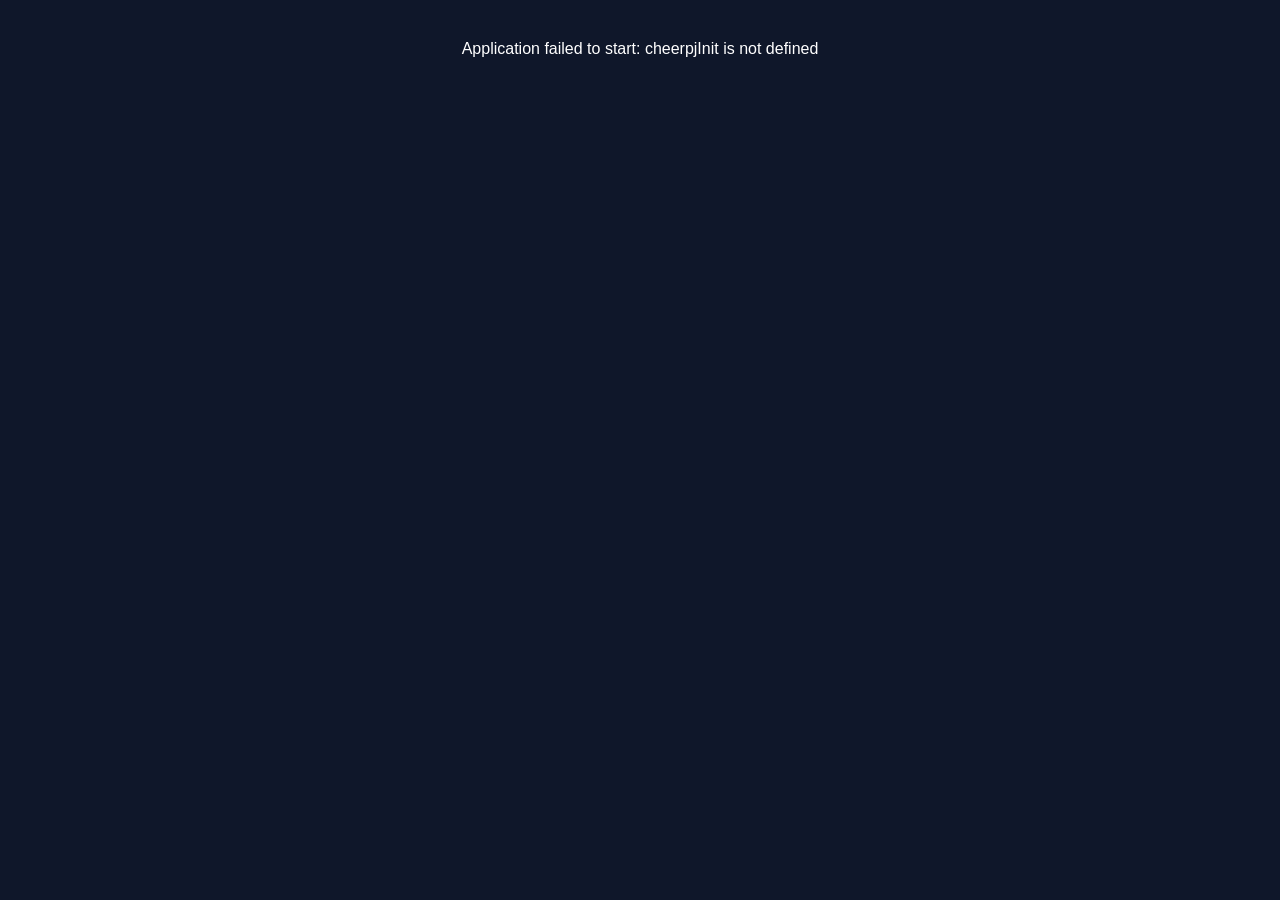
<file: index.html>
<!DOCTYPE html>
<html lang="en">
<head>
  <meta charset="UTF-8">
  <meta name="viewport" content="width=device-width, initial-scale=1.0">

  <title>UGICT22J301 - Java Study Companion</title>

  <script src="https://cjrtnc.leaningtech.com/5.0/loader.js"></script>

  <style>
    html, body {
      margin: 0;
      padding: 0;
      width: 100%;
      height: 100%;
      background: #0f172a;
      overflow: auto;
    }

    #status {
      color: white;
      font-family: Arial, sans-serif;
      text-align: center;
      padding: 40px 15px;
    }
  </style>
</head>

<body>

  <div id="status">
    Loading UGICT22J301 Study Companion...
  </div>

  <script type="module">

    const status = document.getElementById("status");

    try {

      status.textContent = "Initializing Java runtime...";

      await cheerpjInit();

      status.textContent = "Starting Study Companion...";

      cheerpjCreateDisplay(-1, -1);

      const repoPath = window.location.pathname.replace(/\/$/, "");

      const jarPath = "/app" + repoPath + "/JavaCourseCompanion.jar";

      console.log("Loading JAR:", jarPath);

      status.style.display = "none";

      await cheerpjRunJar(jarPath);

    } catch (error) {

      status.style.display = "block";

      status.textContent =
        "Application failed to start: " + error.message;

      console.error("Study Companion Error:", error);

    }

  </script>

</body>
</html>
</file>
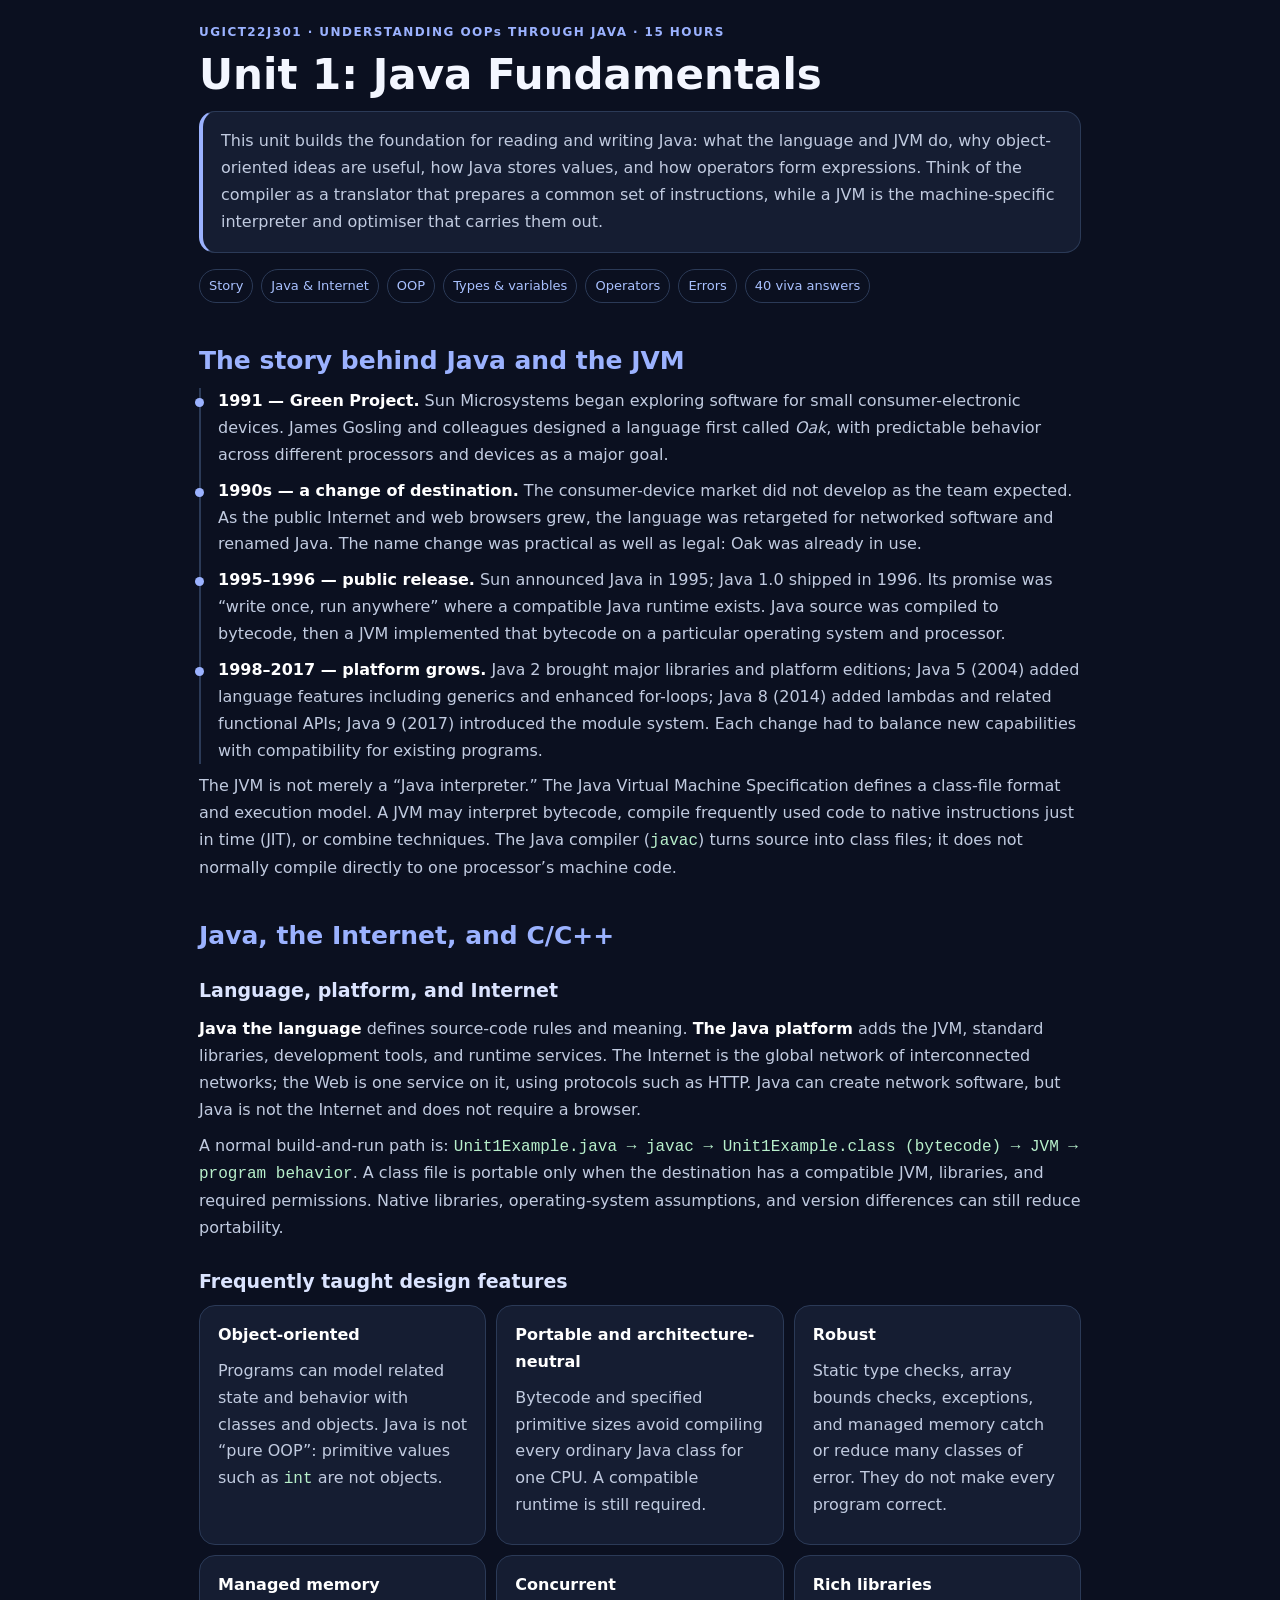
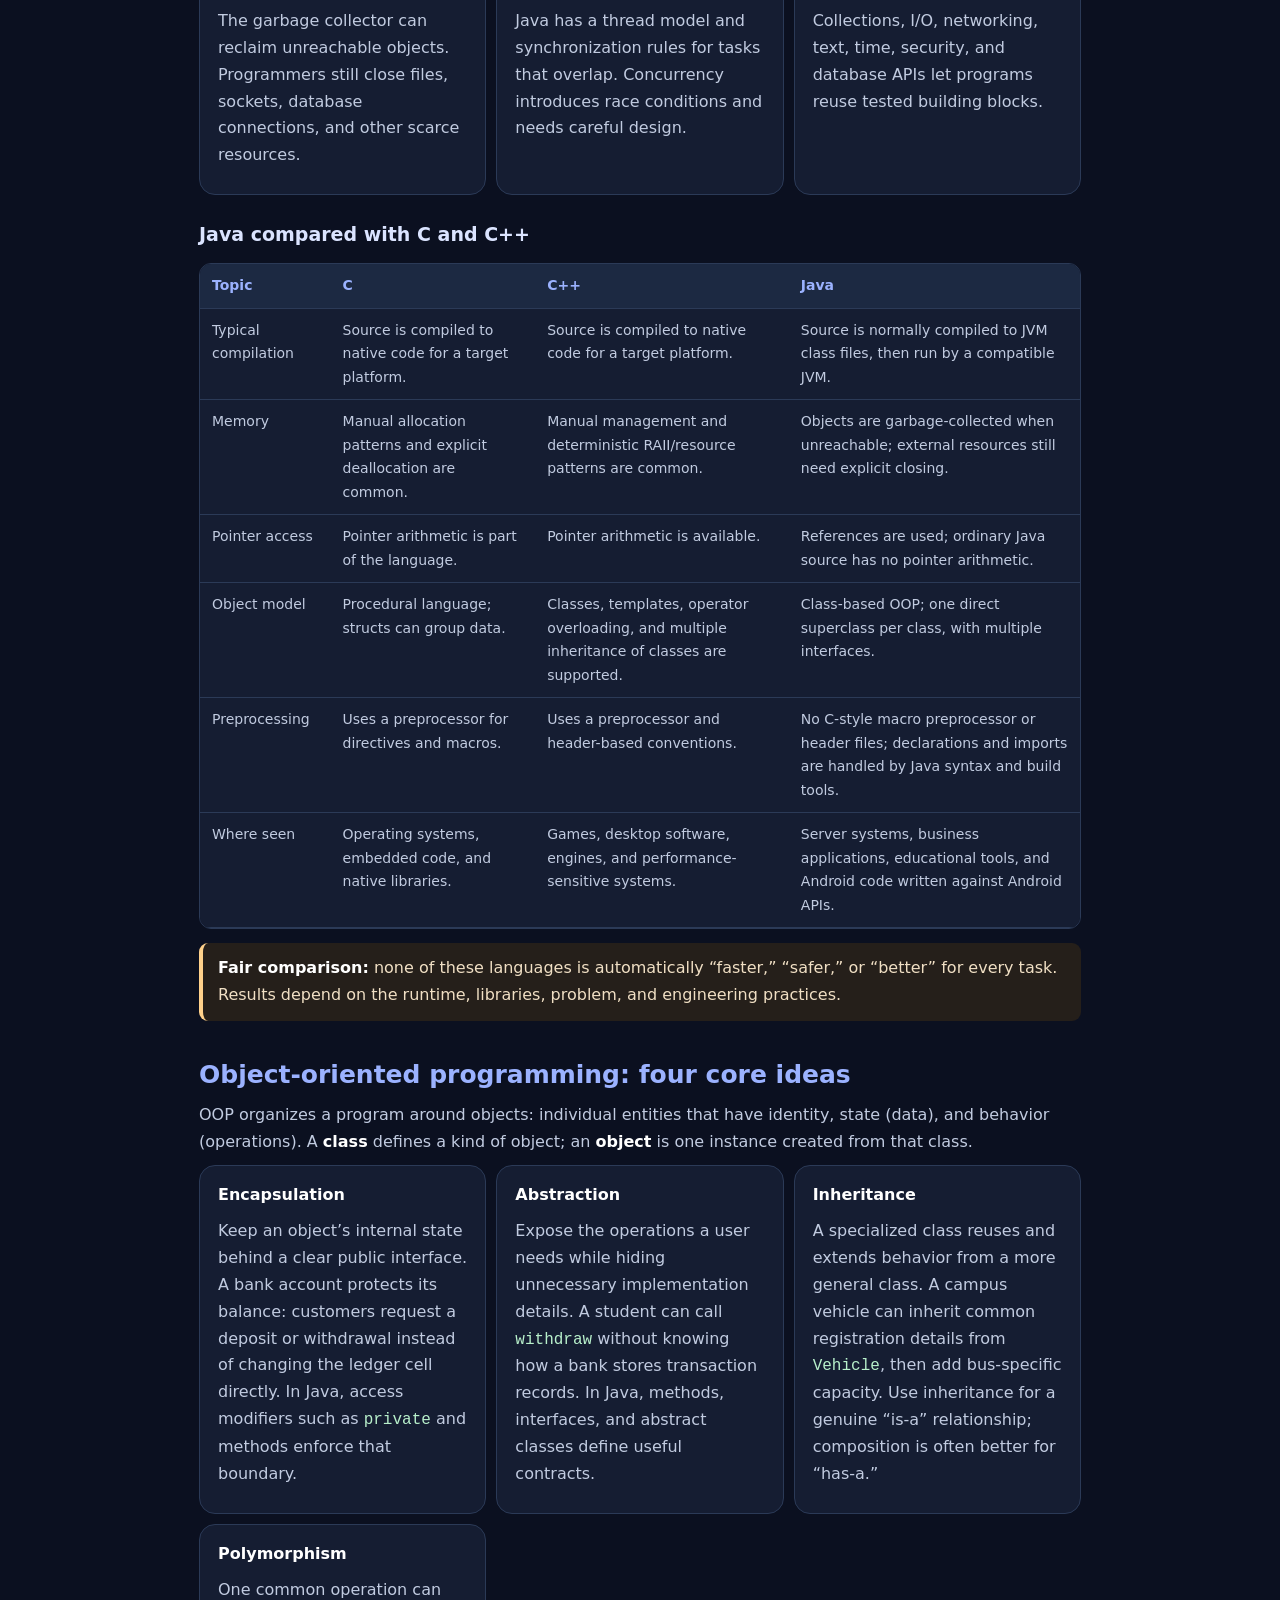
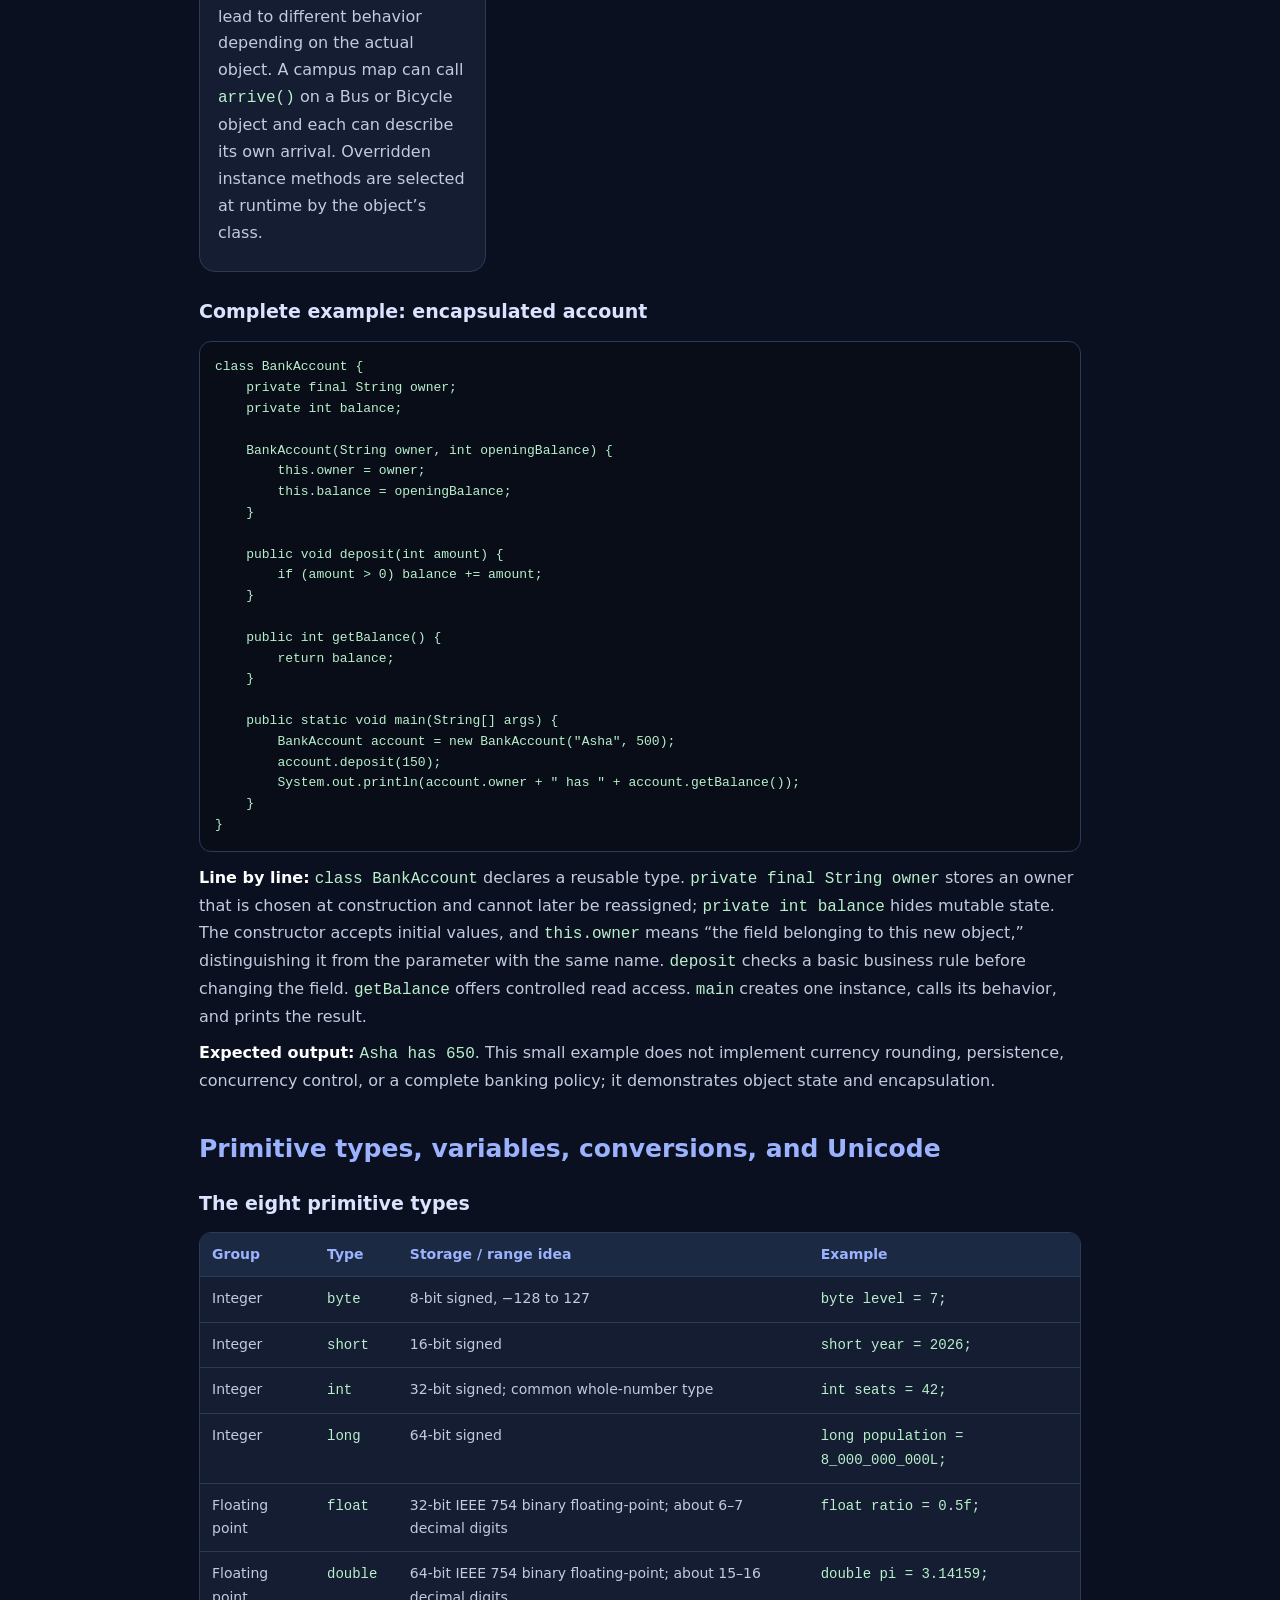
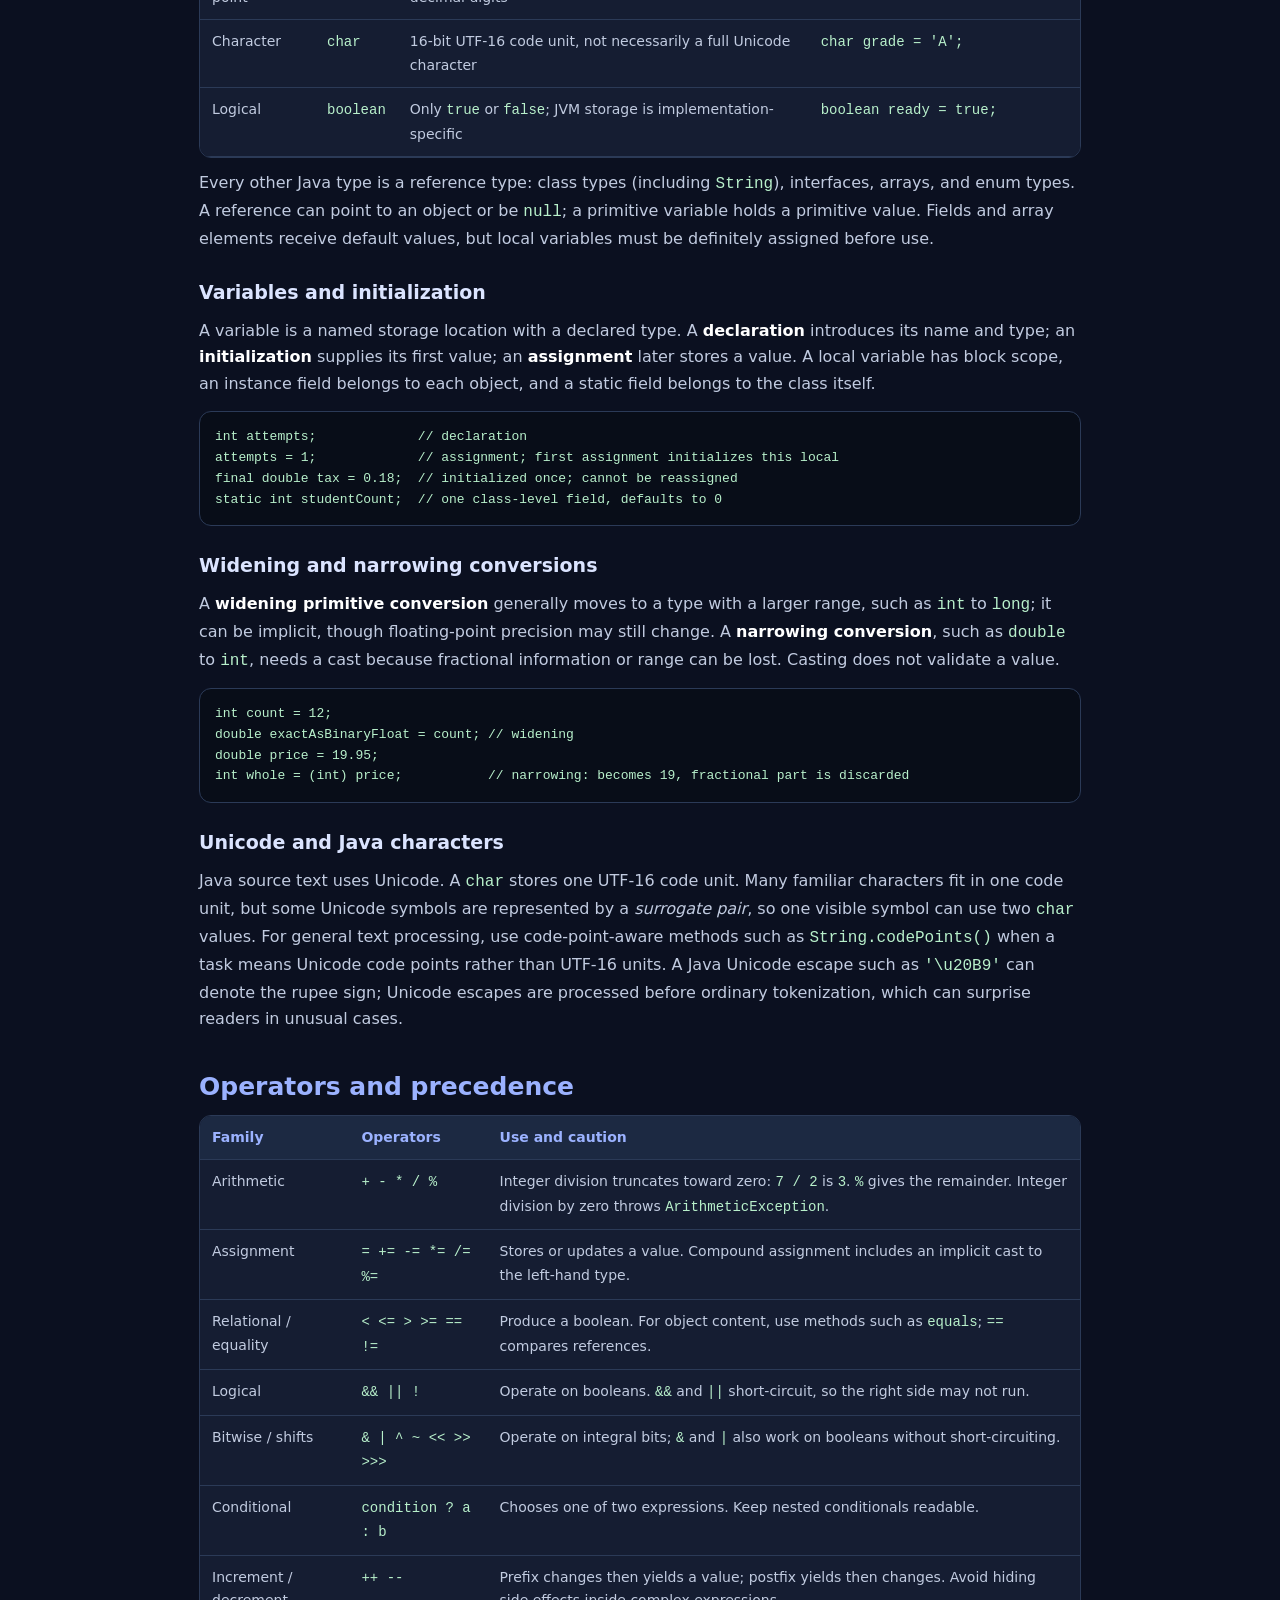
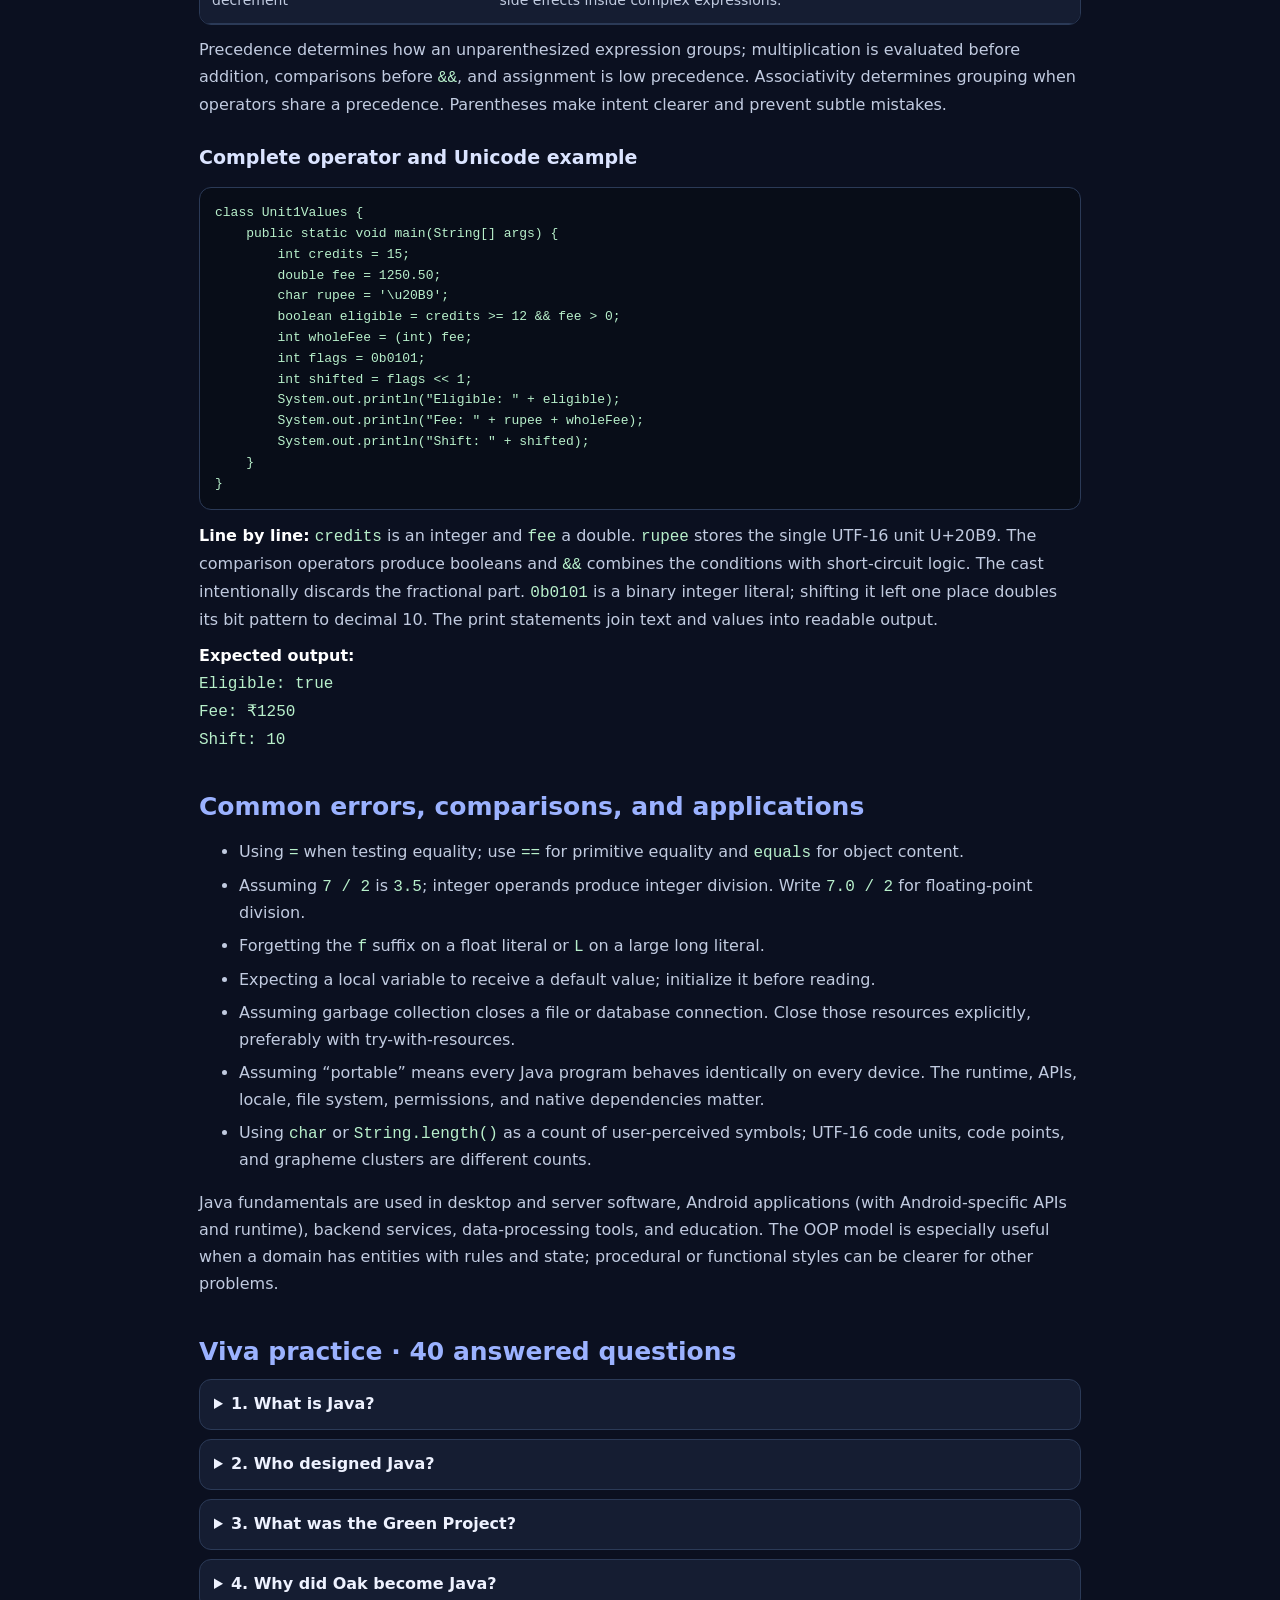
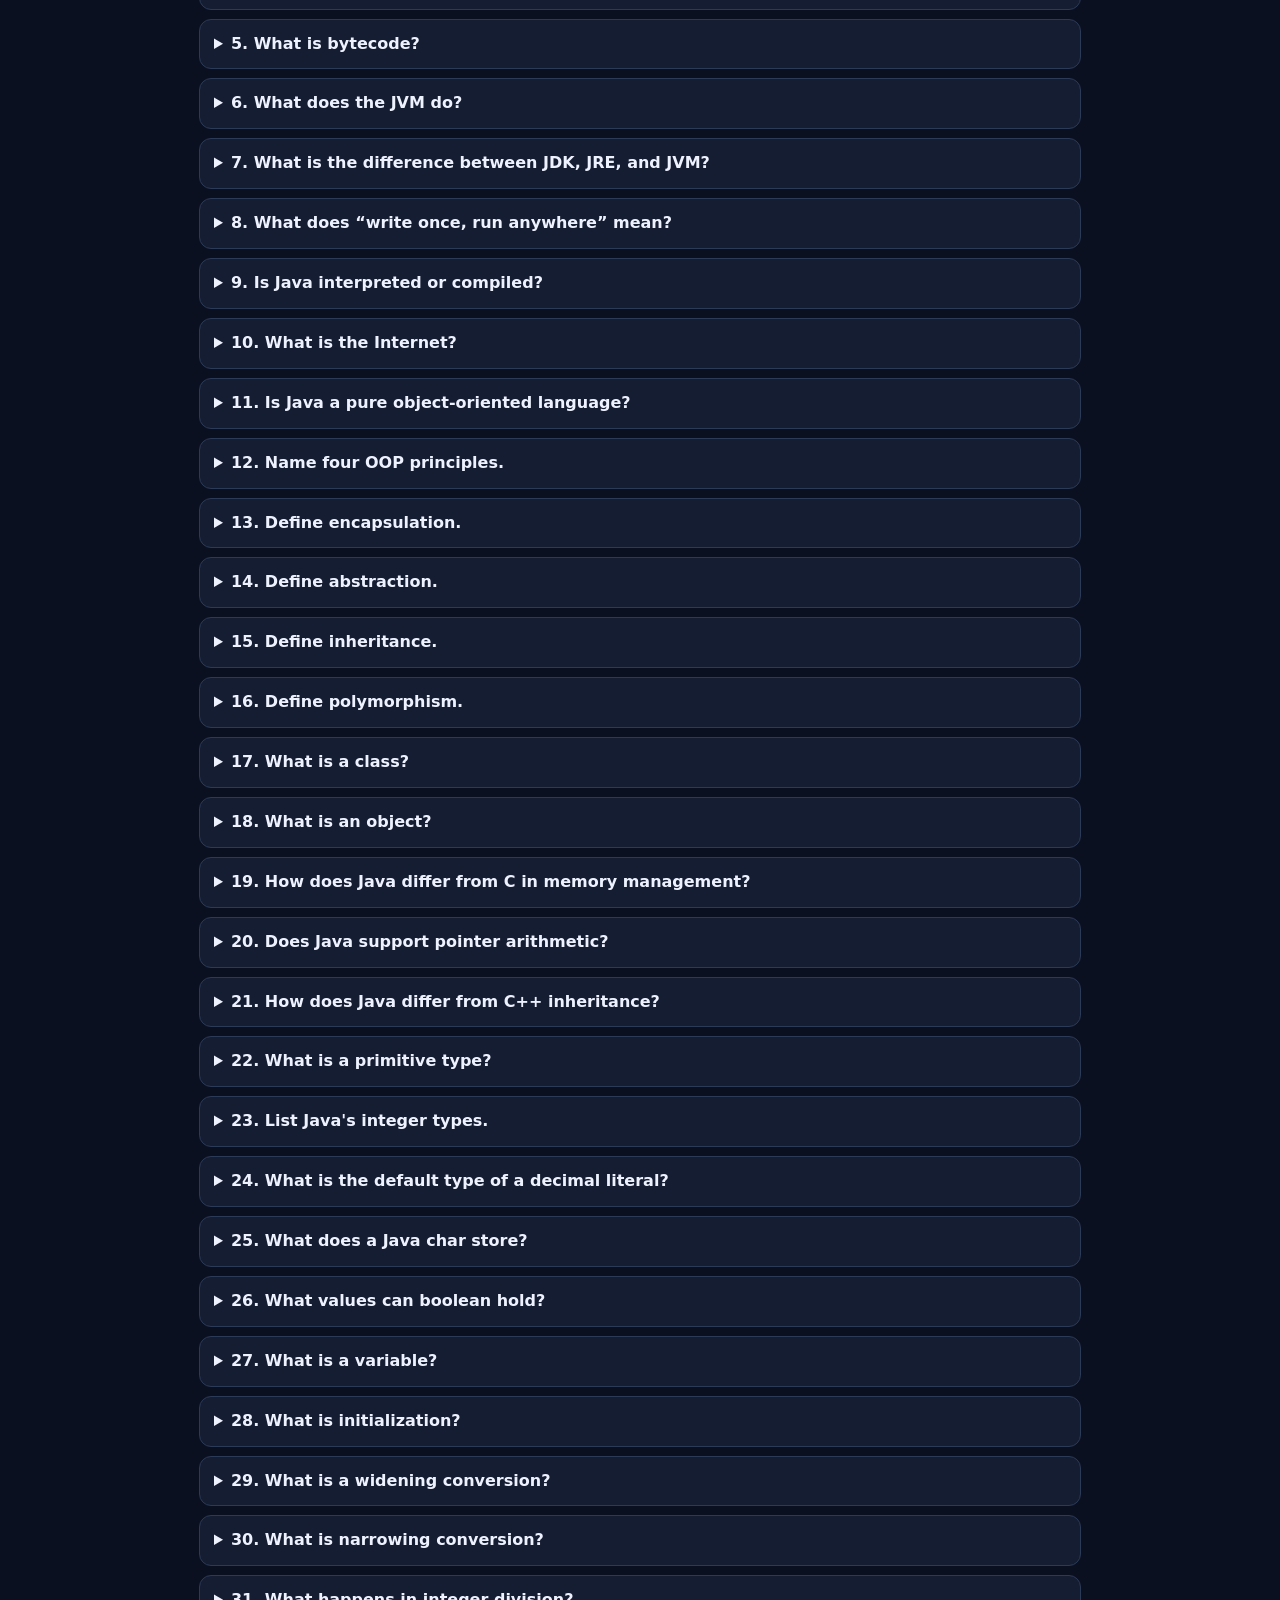
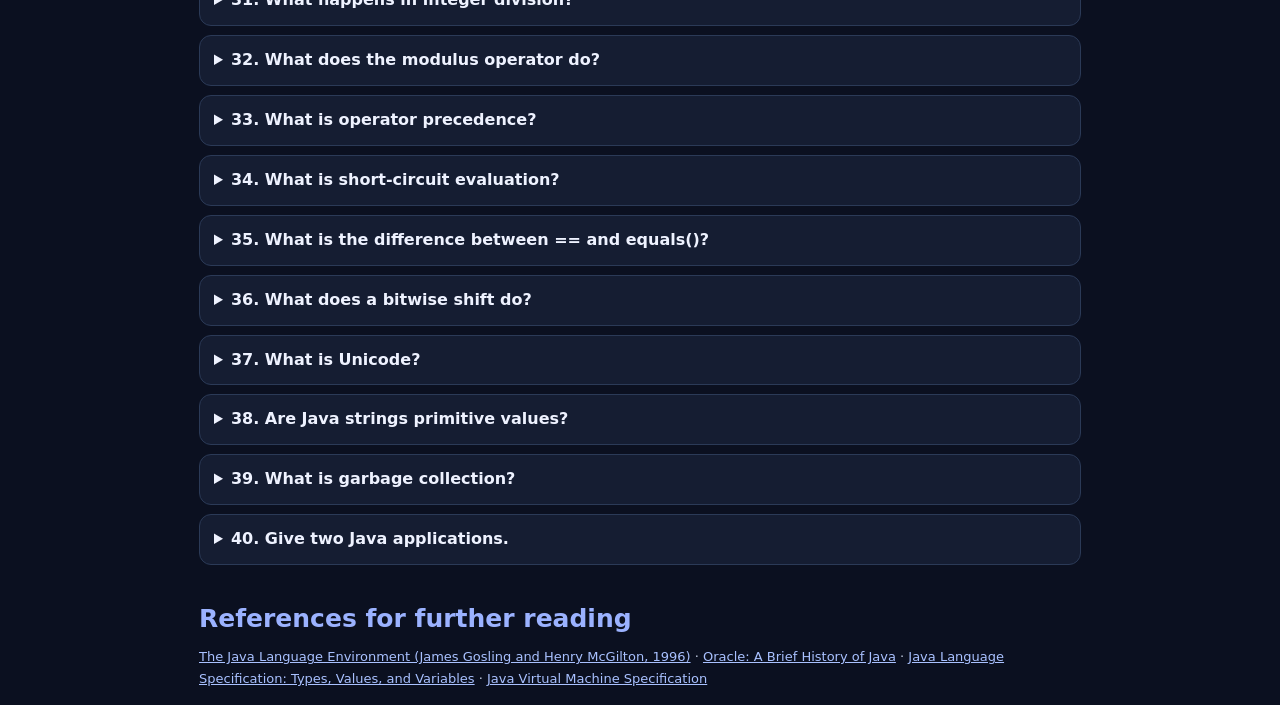
<file: JavaStudyCompanion-iPhone-Safari-PWA/assets/theory/unit1.html>
<!doctype html>
<html lang="en"><head><meta charset="utf-8"><meta name="viewport" content="width=device-width, initial-scale=1">
<title>Unit 1 · Java Fundamentals</title>
<style>
:root{color-scheme:dark;--bg:#0b1020;--panel:#151d32;--panel2:#1c2942;--line:#2b3a57;--text:#f3f6ff;--muted:#c1cbe0;--accent:#9bb2ff;--green:#8be0b0;--gold:#ffd18b}*{box-sizing:border-box}body{margin:0;background:var(--bg);color:var(--text);font:16px/1.68 system-ui,-apple-system,"Segoe UI",sans-serif}main{max-width:920px;margin:auto;padding:22px 19px 54px}h1{font-size:clamp(29px,7vw,42px);line-height:1.15;margin:9px 0 12px}h2{font-size:25px;line-height:1.25;margin:38px 0 12px;color:var(--accent)}h3{font-size:19px;margin:24px 0 7px;color:#dbe4ff}p{margin:9px 0;color:var(--muted)}li{margin:6px 0;color:var(--muted)}strong{color:#fff}a{color:#a9c1ff}.tag{color:var(--accent);font-size:12px;font-weight:800;letter-spacing:.12em}.lead,.card{background:var(--panel);border:1px solid var(--line);border-radius:16px;padding:16px 18px;margin:12px 0}.lead{border-left:4px solid var(--accent)}.callout{border-left:4px solid var(--gold);background:#251f1a;padding:12px 15px;border-radius:9px;margin:14px 0;color:#f0dfc4}.success{border-left-color:var(--green);background:#10251f}.grid{display:grid;grid-template-columns:repeat(auto-fit,minmax(230px,1fr));gap:10px}.grid .card{margin:0}.tablewrap{overflow-x:auto;border:1px solid var(--line);border-radius:12px;margin:12px 0}table{border-collapse:collapse;width:100%;min-width:570px;background:var(--panel);font-size:14px}th,td{text-align:left;vertical-align:top;padding:10px 12px;border-bottom:1px solid var(--line)}th{color:var(--accent);background:var(--panel2)}td{color:var(--muted)}code{color:#b8f0cb;font-family:ui-monospace,SFMono-Regular,Consolas,monospace}pre{overflow-x:auto;background:#080d18;border:1px solid var(--line);border-radius:12px;padding:15px;color:#e4ecff;font:13px/1.6 ui-monospace,SFMono-Regular,Consolas,monospace;white-space:pre}.line{color:#97a8c7}details{background:var(--panel);border:1px solid var(--line);border-radius:12px;margin:9px 0;padding:11px 14px}summary{cursor:pointer;color:#eef2ff;font-weight:700}details p{margin:8px 2px 1px}.toc a{display:inline-block;margin:4px 8px 4px 0;padding:5px 9px;border:1px solid var(--line);border-radius:20px;text-decoration:none;font-size:13px}.small{font-size:13px}.history{border-left:2px solid var(--line);padding-left:17px}.history p{position:relative}.history p:before{content:"";position:absolute;left:-23px;top:10px;width:9px;height:9px;border-radius:50%;background:var(--accent)}@media(max-width:520px){main{padding:17px 14px 42px}body{font-size:15px}pre{font-size:12px;padding:12px}}
</style></head><body><main>
<div class="tag">UGICT22J301 · UNDERSTANDING OOPs THROUGH JAVA · 15 HOURS</div>
<h1>Unit 1: Java Fundamentals</h1>
<p class="lead">This unit builds the foundation for reading and writing Java: what the language and JVM do, why object-oriented ideas are useful, how Java stores values, and how operators form expressions. Think of the compiler as a translator that prepares a common set of instructions, while a JVM is the machine-specific interpreter and optimiser that carries them out.</p>
<nav class="toc"><a href="#story">Story</a><a href="#java">Java &amp; Internet</a><a href="#oop">OOP</a><a href="#types">Types &amp; variables</a><a href="#operators">Operators</a><a href="#errors">Errors</a><a href="#viva">40 viva answers</a></nav>

<h2 id="story">The story behind Java and the JVM</h2>
<div class="history">
<p><strong>1991 — Green Project.</strong> Sun Microsystems began exploring software for small consumer-electronic devices. James Gosling and colleagues designed a language first called <em>Oak</em>, with predictable behavior across different processors and devices as a major goal.</p>
<p><strong>1990s — a change of destination.</strong> The consumer-device market did not develop as the team expected. As the public Internet and web browsers grew, the language was retargeted for networked software and renamed Java. The name change was practical as well as legal: Oak was already in use.</p>
<p><strong>1995–1996 — public release.</strong> Sun announced Java in 1995; Java 1.0 shipped in 1996. Its promise was “write once, run anywhere” where a compatible Java runtime exists. Java source was compiled to bytecode, then a JVM implemented that bytecode on a particular operating system and processor.</p>
<p><strong>1998–2017 — platform grows.</strong> Java 2 brought major libraries and platform editions; Java 5 (2004) added language features including generics and enhanced for-loops; Java 8 (2014) added lambdas and related functional APIs; Java 9 (2017) introduced the module system. Each change had to balance new capabilities with compatibility for existing programs.</p>
</div>
<p>The JVM is not merely a “Java interpreter.” The Java Virtual Machine Specification defines a class-file format and execution model. A JVM may interpret bytecode, compile frequently used code to native instructions just in time (JIT), or combine techniques. The Java compiler (<code>javac</code>) turns source into class files; it does not normally compile directly to one processor’s machine code.</p>

<h2 id="java">Java, the Internet, and C/C++</h2>
<h3>Language, platform, and Internet</h3>
<p><strong>Java the language</strong> defines source-code rules and meaning. <strong>The Java platform</strong> adds the JVM, standard libraries, development tools, and runtime services. The Internet is the global network of interconnected networks; the Web is one service on it, using protocols such as HTTP. Java can create network software, but Java is not the Internet and does not require a browser.</p>
<p>A normal build-and-run path is: <code>Unit1Example.java → javac → Unit1Example.class (bytecode) → JVM → program behavior</code>. A class file is portable only when the destination has a compatible JVM, libraries, and required permissions. Native libraries, operating-system assumptions, and version differences can still reduce portability.</p>
<h3>Frequently taught design features</h3>
<div class="grid">
<div class="card"><strong>Object-oriented</strong><p>Programs can model related state and behavior with classes and objects. Java is not “pure OOP”: primitive values such as <code>int</code> are not objects.</p></div>
<div class="card"><strong>Portable and architecture-neutral</strong><p>Bytecode and specified primitive sizes avoid compiling every ordinary Java class for one CPU. A compatible runtime is still required.</p></div>
<div class="card"><strong>Robust</strong><p>Static type checks, array bounds checks, exceptions, and managed memory catch or reduce many classes of error. They do not make every program correct.</p></div>
<div class="card"><strong>Managed memory</strong><p>The garbage collector can reclaim unreachable objects. Programmers still close files, sockets, database connections, and other scarce resources.</p></div>
<div class="card"><strong>Concurrent</strong><p>Java has a thread model and synchronization rules for tasks that overlap. Concurrency introduces race conditions and needs careful design.</p></div>
<div class="card"><strong>Rich libraries</strong><p>Collections, I/O, networking, text, time, security, and database APIs let programs reuse tested building blocks.</p></div>
</div>
<h3>Java compared with C and C++</h3>
<div class="tablewrap"><table><thead><tr><th>Topic</th><th>C</th><th>C++</th><th>Java</th></tr></thead><tbody>
<tr><td>Typical compilation</td><td>Source is compiled to native code for a target platform.</td><td>Source is compiled to native code for a target platform.</td><td>Source is normally compiled to JVM class files, then run by a compatible JVM.</td></tr>
<tr><td>Memory</td><td>Manual allocation patterns and explicit deallocation are common.</td><td>Manual management and deterministic RAII/resource patterns are common.</td><td>Objects are garbage-collected when unreachable; external resources still need explicit closing.</td></tr>
<tr><td>Pointer access</td><td>Pointer arithmetic is part of the language.</td><td>Pointer arithmetic is available.</td><td>References are used; ordinary Java source has no pointer arithmetic.</td></tr>
<tr><td>Object model</td><td>Procedural language; structs can group data.</td><td>Classes, templates, operator overloading, and multiple inheritance of classes are supported.</td><td>Class-based OOP; one direct superclass per class, with multiple interfaces.</td></tr>
<tr><td>Preprocessing</td><td>Uses a preprocessor for directives and macros.</td><td>Uses a preprocessor and header-based conventions.</td><td>No C-style macro preprocessor or header files; declarations and imports are handled by Java syntax and build tools.</td></tr>
<tr><td>Where seen</td><td>Operating systems, embedded code, and native libraries.</td><td>Games, desktop software, engines, and performance-sensitive systems.</td><td>Server systems, business applications, educational tools, and Android code written against Android APIs.</td></tr>
</tbody></table></div>
<p class="callout"><strong>Fair comparison:</strong> none of these languages is automatically “faster,” “safer,” or “better” for every task. Results depend on the runtime, libraries, problem, and engineering practices.</p>

<h2 id="oop">Object-oriented programming: four core ideas</h2>
<p>OOP organizes a program around objects: individual entities that have identity, state (data), and behavior (operations). A <strong>class</strong> defines a kind of object; an <strong>object</strong> is one instance created from that class.</p>
<div class="grid">
<div class="card"><strong>Encapsulation</strong><p>Keep an object’s internal state behind a clear public interface. A bank account protects its balance: customers request a deposit or withdrawal instead of changing the ledger cell directly. In Java, access modifiers such as <code>private</code> and methods enforce that boundary.</p></div>
<div class="card"><strong>Abstraction</strong><p>Expose the operations a user needs while hiding unnecessary implementation details. A student can call <code>withdraw</code> without knowing how a bank stores transaction records. In Java, methods, interfaces, and abstract classes define useful contracts.</p></div>
<div class="card"><strong>Inheritance</strong><p>A specialized class reuses and extends behavior from a more general class. A campus vehicle can inherit common registration details from <code>Vehicle</code>, then add bus-specific capacity. Use inheritance for a genuine “is-a” relationship; composition is often better for “has-a.”</p></div>
<div class="card"><strong>Polymorphism</strong><p>One common operation can lead to different behavior depending on the actual object. A campus map can call <code>arrive()</code> on a Bus or Bicycle object and each can describe its own arrival. Overridden instance methods are selected at runtime by the object’s class.</p></div>
</div>
<h3>Complete example: encapsulated account</h3>
<pre><code>class BankAccount {
    private final String owner;
    private int balance;

    BankAccount(String owner, int openingBalance) {
        this.owner = owner;
        this.balance = openingBalance;
    }

    public void deposit(int amount) {
        if (amount &gt; 0) balance += amount;
    }

    public int getBalance() {
        return balance;
    }

    public static void main(String[] args) {
        BankAccount account = new BankAccount("Asha", 500);
        account.deposit(150);
        System.out.println(account.owner + " has " + account.getBalance());
    }
}</code></pre>
<p><strong>Line by line:</strong> <code>class BankAccount</code> declares a reusable type. <code>private final String owner</code> stores an owner that is chosen at construction and cannot later be reassigned; <code>private int balance</code> hides mutable state. The constructor accepts initial values, and <code>this.owner</code> means “the field belonging to this new object,” distinguishing it from the parameter with the same name. <code>deposit</code> checks a basic business rule before changing the field. <code>getBalance</code> offers controlled read access. <code>main</code> creates one instance, calls its behavior, and prints the result.</p>
<p><strong>Expected output:</strong> <code>Asha has 650</code>. This small example does not implement currency rounding, persistence, concurrency control, or a complete banking policy; it demonstrates object state and encapsulation.</p>

<h2 id="types">Primitive types, variables, conversions, and Unicode</h2>
<h3>The eight primitive types</h3>
<div class="tablewrap"><table><thead><tr><th>Group</th><th>Type</th><th>Storage / range idea</th><th>Example</th></tr></thead><tbody>
<tr><td>Integer</td><td><code>byte</code></td><td>8-bit signed, −128 to 127</td><td><code>byte level = 7;</code></td></tr>
<tr><td>Integer</td><td><code>short</code></td><td>16-bit signed</td><td><code>short year = 2026;</code></td></tr>
<tr><td>Integer</td><td><code>int</code></td><td>32-bit signed; common whole-number type</td><td><code>int seats = 42;</code></td></tr>
<tr><td>Integer</td><td><code>long</code></td><td>64-bit signed</td><td><code>long population = 8_000_000_000L;</code></td></tr>
<tr><td>Floating point</td><td><code>float</code></td><td>32-bit IEEE 754 binary floating-point; about 6–7 decimal digits</td><td><code>float ratio = 0.5f;</code></td></tr>
<tr><td>Floating point</td><td><code>double</code></td><td>64-bit IEEE 754 binary floating-point; about 15–16 decimal digits</td><td><code>double pi = 3.14159;</code></td></tr>
<tr><td>Character</td><td><code>char</code></td><td>16-bit UTF-16 code unit, not necessarily a full Unicode character</td><td><code>char grade = 'A';</code></td></tr>
<tr><td>Logical</td><td><code>boolean</code></td><td>Only <code>true</code> or <code>false</code>; JVM storage is implementation-specific</td><td><code>boolean ready = true;</code></td></tr>
</tbody></table></div>
<p>Every other Java type is a reference type: class types (including <code>String</code>), interfaces, arrays, and enum types. A reference can point to an object or be <code>null</code>; a primitive variable holds a primitive value. Fields and array elements receive default values, but local variables must be definitely assigned before use.</p>
<h3>Variables and initialization</h3>
<p>A variable is a named storage location with a declared type. A <strong>declaration</strong> introduces its name and type; an <strong>initialization</strong> supplies its first value; an <strong>assignment</strong> later stores a value. A local variable has block scope, an instance field belongs to each object, and a static field belongs to the class itself.</p>
<pre><code>int attempts;             // declaration
attempts = 1;             // assignment; first assignment initializes this local
final double tax = 0.18;  // initialized once; cannot be reassigned
static int studentCount;  // one class-level field, defaults to 0</code></pre>
<h3>Widening and narrowing conversions</h3>
<p>A <strong>widening primitive conversion</strong> generally moves to a type with a larger range, such as <code>int</code> to <code>long</code>; it can be implicit, though floating-point precision may still change. A <strong>narrowing conversion</strong>, such as <code>double</code> to <code>int</code>, needs a cast because fractional information or range can be lost. Casting does not validate a value.</p>
<pre><code>int count = 12;
double exactAsBinaryFloat = count; // widening
double price = 19.95;
int whole = (int) price;           // narrowing: becomes 19, fractional part is discarded</code></pre>
<h3>Unicode and Java characters</h3>
<p>Java source text uses Unicode. A <code>char</code> stores one UTF-16 code unit. Many familiar characters fit in one code unit, but some Unicode symbols are represented by a <em>surrogate pair</em>, so one visible symbol can use two <code>char</code> values. For general text processing, use code-point-aware methods such as <code>String.codePoints()</code> when a task means Unicode code points rather than UTF-16 units. A Java Unicode escape such as <code>'\u20B9'</code> can denote the rupee sign; Unicode escapes are processed before ordinary tokenization, which can surprise readers in unusual cases.</p>

<h2 id="operators">Operators and precedence</h2>
<div class="tablewrap"><table><thead><tr><th>Family</th><th>Operators</th><th>Use and caution</th></tr></thead><tbody>
<tr><td>Arithmetic</td><td><code>+ - * / %</code></td><td>Integer division truncates toward zero: <code>7 / 2</code> is <code>3</code>. <code>%</code> gives the remainder. Integer division by zero throws <code>ArithmeticException</code>.</td></tr>
<tr><td>Assignment</td><td><code>= += -= *= /= %=</code></td><td>Stores or updates a value. Compound assignment includes an implicit cast to the left-hand type.</td></tr>
<tr><td>Relational / equality</td><td><code>&lt; &lt;= &gt; &gt;= == !=</code></td><td>Produce a boolean. For object content, use methods such as <code>equals</code>; <code>==</code> compares references.</td></tr>
<tr><td>Logical</td><td><code>&amp;&amp; || !</code></td><td>Operate on booleans. <code>&amp;&amp;</code> and <code>||</code> short-circuit, so the right side may not run.</td></tr>
<tr><td>Bitwise / shifts</td><td><code>&amp; | ^ ~ &lt;&lt; &gt;&gt; &gt;&gt;&gt;</code></td><td>Operate on integral bits; <code>&amp;</code> and <code>|</code> also work on booleans without short-circuiting.</td></tr>
<tr><td>Conditional</td><td><code>condition ? a : b</code></td><td>Chooses one of two expressions. Keep nested conditionals readable.</td></tr>
<tr><td>Increment / decrement</td><td><code>++ --</code></td><td>Prefix changes then yields a value; postfix yields then changes. Avoid hiding side effects inside complex expressions.</td></tr>
</tbody></table></div>
<p>Precedence determines how an unparenthesized expression groups; multiplication is evaluated before addition, comparisons before <code>&amp;&amp;</code>, and assignment is low precedence. Associativity determines grouping when operators share a precedence. Parentheses make intent clearer and prevent subtle mistakes.</p>
<h3>Complete operator and Unicode example</h3>
<pre><code>class Unit1Values {
    public static void main(String[] args) {
        int credits = 15;
        double fee = 1250.50;
        char rupee = '\u20B9';
        boolean eligible = credits &gt;= 12 &amp;&amp; fee &gt; 0;
        int wholeFee = (int) fee;
        int flags = 0b0101;
        int shifted = flags &lt;&lt; 1;
        System.out.println("Eligible: " + eligible);
        System.out.println("Fee: " + rupee + wholeFee);
        System.out.println("Shift: " + shifted);
    }
}</code></pre>
<p><strong>Line by line:</strong> <code>credits</code> is an integer and <code>fee</code> a double. <code>rupee</code> stores the single UTF-16 unit U+20B9. The comparison operators produce booleans and <code>&amp;&amp;</code> combines the conditions with short-circuit logic. The cast intentionally discards the fractional part. <code>0b0101</code> is a binary integer literal; shifting it left one place doubles its bit pattern to decimal 10. The print statements join text and values into readable output.</p>
<p><strong>Expected output:</strong><br><code>Eligible: true</code><br><code>Fee: ₹1250</code><br><code>Shift: 10</code></p>

<h2 id="errors">Common errors, comparisons, and applications</h2>
<ul><li>Using <code>=</code> when testing equality; use <code>==</code> for primitive equality and <code>equals</code> for object content.</li><li>Assuming <code>7 / 2</code> is <code>3.5</code>; integer operands produce integer division. Write <code>7.0 / 2</code> for floating-point division.</li><li>Forgetting the <code>f</code> suffix on a float literal or <code>L</code> on a large long literal.</li><li>Expecting a local variable to receive a default value; initialize it before reading.</li><li>Assuming garbage collection closes a file or database connection. Close those resources explicitly, preferably with try-with-resources.</li><li>Assuming “portable” means every Java program behaves identically on every device. The runtime, APIs, locale, file system, permissions, and native dependencies matter.</li><li>Using <code>char</code> or <code>String.length()</code> as a count of user-perceived symbols; UTF-16 code units, code points, and grapheme clusters are different counts.</li></ul>
<p>Java fundamentals are used in desktop and server software, Android applications (with Android-specific APIs and runtime), backend services, data-processing tools, and education. The OOP model is especially useful when a domain has entities with rules and state; procedural or functional styles can be clearer for other problems.</p>

<h2 id="viva">Viva practice · 40 answered questions</h2>
<details><summary>1. What is Java?</summary><p>Java is a general-purpose, statically typed, class-based programming language and a platform ecosystem. Compiled class files execute on a compatible Java virtual machine.</p></details>
<details><summary>2. Who designed Java?</summary><p>James Gosling led the original language work at Sun Microsystems, with important contributions from a larger team. The original project name was Oak.</p></details>
<details><summary>3. What was the Green Project?</summary><p>It was an early Sun Microsystems effort exploring software for consumer electronic devices. Its language work later became Java.</p></details>
<details><summary>4. Why did Oak become Java?</summary><p>The project shifted from its original embedded-device target toward networked software, especially the growing Internet. Oak also could not be used as the product name, so it was renamed Java.</p></details>
<details><summary>5. What is bytecode?</summary><p>Bytecode is the instruction set stored in Java class files. It is designed for a virtual machine, rather than one particular processor's native instruction set.</p></details>
<details><summary>6. What does the JVM do?</summary><p>The JVM loads and verifies class files, manages runtime execution and memory, and may interpret or JIT-compile bytecode. Its specification defines behavior expected of implementations.</p></details>
<details><summary>7. What is the difference between JDK, JRE, and JVM?</summary><p>The JVM executes class files. A runtime environment supplies the JVM and libraries needed to run programs; a JDK adds developer tools such as compilers. Packaging has changed across Java distributions, but the roles remain useful concepts.</p></details>
<details><summary>8. What does “write once, run anywhere” mean?</summary><p>It means compatible bytecode can run on different systems that provide a suitable JVM and required libraries. It is a portability goal, not a promise that environment-dependent code will always behave identically.</p></details>
<details><summary>9. Is Java interpreted or compiled?</summary><p>Java source is compiled to bytecode. A JVM may interpret bytecode, compile hot methods to native code, or use both approaches.</p></details>
<details><summary>10. What is the Internet?</summary><p>It is a global network of interconnected networks that communicate using standard protocols. The World Wide Web is one service carried over the Internet.</p></details>
<details><summary>11. Is Java a pure object-oriented language?</summary><p>No. Java supports object-oriented programming, but its eight primitive types are not objects, and static methods can be used without an object instance.</p></details>
<details><summary>12. Name four OOP principles.</summary><p>Encapsulation, abstraction, inheritance, and polymorphism. They describe complementary ways to organize state, contracts, reuse, and behavior.</p></details>
<details><summary>13. Define encapsulation.</summary><p>Encapsulation keeps data and the operations that control it together, while limiting direct access to internal state. A class can reject invalid changes through its public methods.</p></details>
<details><summary>14. Define abstraction.</summary><p>Abstraction presents the essential operations of a component while hiding implementation details that callers do not need. Interfaces and abstract classes can express such contracts.</p></details>
<details><summary>15. Define inheritance.</summary><p>Inheritance creates a subclass from a superclass so it can reuse and specialize accessible behavior. It models an “is-a” relationship and should not replace composition when the relationship is “has-a.”</p></details>
<details><summary>16. Define polymorphism.</summary><p>Polymorphism lets a common reference or method call work with different object types. Overridden instance methods are selected based on the object's runtime class.</p></details>
<details><summary>17. What is a class?</summary><p>A class is a declaration that defines a type's members, such as fields, constructors, and methods. Objects are created as instances of classes.</p></details>
<details><summary>18. What is an object?</summary><p>An object is a runtime instance with identity, state, and behavior. Multiple objects of the same class can hold different field values.</p></details>
<details><summary>19. How does Java differ from C in memory management?</summary><p>Java automatically reclaims unreachable heap objects through garbage collection. C commonly gives programmers direct allocation and deallocation control; both approaches still require careful resource handling.</p></details>
<details><summary>20. Does Java support pointer arithmetic?</summary><p>No ordinary Java source code cannot perform pointer arithmetic. It uses typed references to objects, with access checked by the language and runtime.</p></details>
<details><summary>21. How does Java differ from C++ inheritance?</summary><p>A Java class has one direct superclass but can implement multiple interfaces. C++ allows a class to inherit from multiple classes.</p></details>
<details><summary>22. What is a primitive type?</summary><p>A primitive type represents a simple value directly, such as an integer, floating-point number, character code unit, or boolean. Java defines eight primitives.</p></details>
<details><summary>23. List Java's integer types.</summary><p><code>byte</code>, <code>short</code>, <code>int</code>, and <code>long</code>. They are signed integer types with widths of 8, 16, 32, and 64 bits respectively.</p></details>
<details><summary>24. What is the default type of a decimal literal?</summary><p>A decimal floating-point literal such as <code>2.5</code> has type <code>double</code>. Add <code>f</code> or <code>F</code> to write a float literal.</p></details>
<details><summary>25. What does a Java char store?</summary><p>A <code>char</code> stores one 16-bit UTF-16 code unit. Some Unicode code points need two char values, so char is not always a whole visible character.</p></details>
<details><summary>26. What values can boolean hold?</summary><p>Only <code>true</code> and <code>false</code>. Java does not implicitly convert numeric values to booleans.</p></details>
<details><summary>27. What is a variable?</summary><p>A variable is a named, typed storage location used to hold a value. Its scope and lifetime depend on whether it is local, an instance field, or a static field.</p></details>
<details><summary>28. What is initialization?</summary><p>Initialization gives a variable its initial value. A local variable must be definitely assigned on every path before it is read.</p></details>
<details><summary>29. What is a widening conversion?</summary><p>It converts a value to a type that can generally represent a wider range, such as <code>int</code> to <code>long</code>. Some conversions can still lose precision, particularly integer-to-floating-point conversions of large values.</p></details>
<details><summary>30. What is narrowing conversion?</summary><p>It converts to a type with a smaller range or precision and may lose information. Primitive narrowing usually requires an explicit cast.</p></details>
<details><summary>31. What happens in integer division?</summary><p>The fractional part is discarded by truncation toward zero. Thus <code>7 / 2</code> evaluates to <code>3</code>, while <code>7.0 / 2</code> evaluates as floating point.</p></details>
<details><summary>32. What does the modulus operator do?</summary><p>The <code>%</code> operator returns the remainder after division. It is often used for divisibility tests, such as <code>number % 2 == 0</code> to test evenness.</p></details>
<details><summary>33. What is operator precedence?</summary><p>Precedence determines how operators group when parentheses are absent. Parentheses should be used when they make the intended grouping easier to see.</p></details>
<details><summary>34. What is short-circuit evaluation?</summary><p>With <code>&amp;&amp;</code>, Java skips the right operand when the left side is false; with <code>||</code>, it skips the right side when the left side is true. This can prevent unnecessary work or unsafe dereferences.</p></details>
<details><summary>35. What is the difference between == and equals()?</summary><p>For primitives, <code>==</code> compares values. For references, it tests whether both refer to the same object; <code>equals</code> is a method commonly overridden to compare content.</p></details>
<details><summary>36. What does a bitwise shift do?</summary><p>A shift moves the bits of an integral value left or right. A left shift often multiplies by a power of two when overflow is not a concern.</p></details>
<details><summary>37. What is Unicode?</summary><p>Unicode is a standard that assigns code points to characters and symbols across writing systems. Java source and text APIs use Unicode, with char values representing UTF-16 code units.</p></details>
<details><summary>38. Are Java strings primitive values?</summary><p>No. <code>String</code> is a reference type and an object. String objects are immutable, meaning their character sequence cannot be changed after creation.</p></details>
<details><summary>39. What is garbage collection?</summary><p>Garbage collection reclaims memory for objects that are no longer reachable by a program. It is nondeterministic and does not replace closing external resources.</p></details>
<details><summary>40. Give two Java applications.</summary><p>Java is used in server-side business systems and desktop tools, among many others. Java code is also used in Android development, though Android applications run with Android APIs and runtime behavior rather than a standard desktop JVM.</p></details>

<h2>References for further reading</h2>
<p class="small"><a href="https://www.oracle.com/java/technologies/language-environment.html">The Java Language Environment (James Gosling and Henry McGilton, 1996)</a> · <a href="https://www.oracle.com/a/ocom/docs/dc/ww-brief-history-java-infographic.pdf">Oracle: A Brief History of Java</a> · <a href="https://docs.oracle.com/javase/specs/jls/se25/html/jls-4.html">Java Language Specification: Types, Values, and Variables</a> · <a href="https://docs.oracle.com/javase/specs/jvms/se25/html/">Java Virtual Machine Specification</a></p>
</main></body></html>
</file>
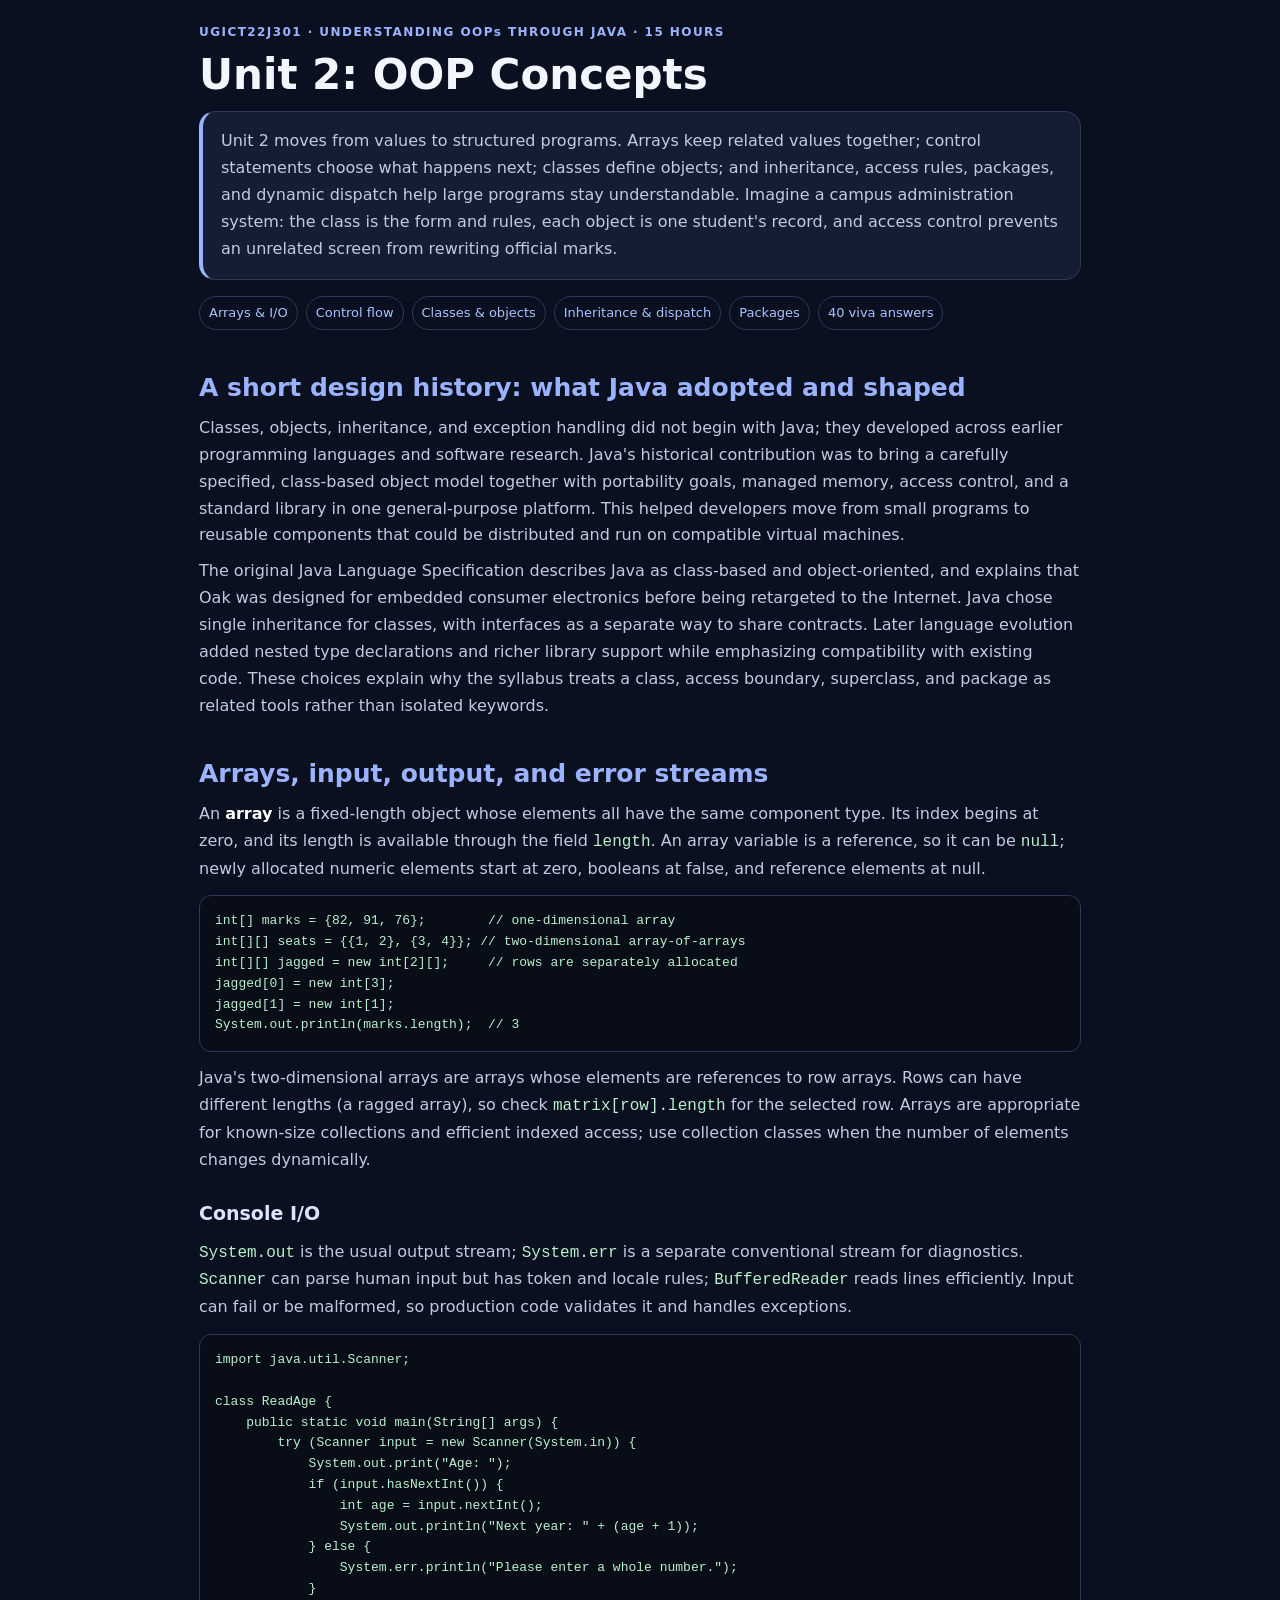
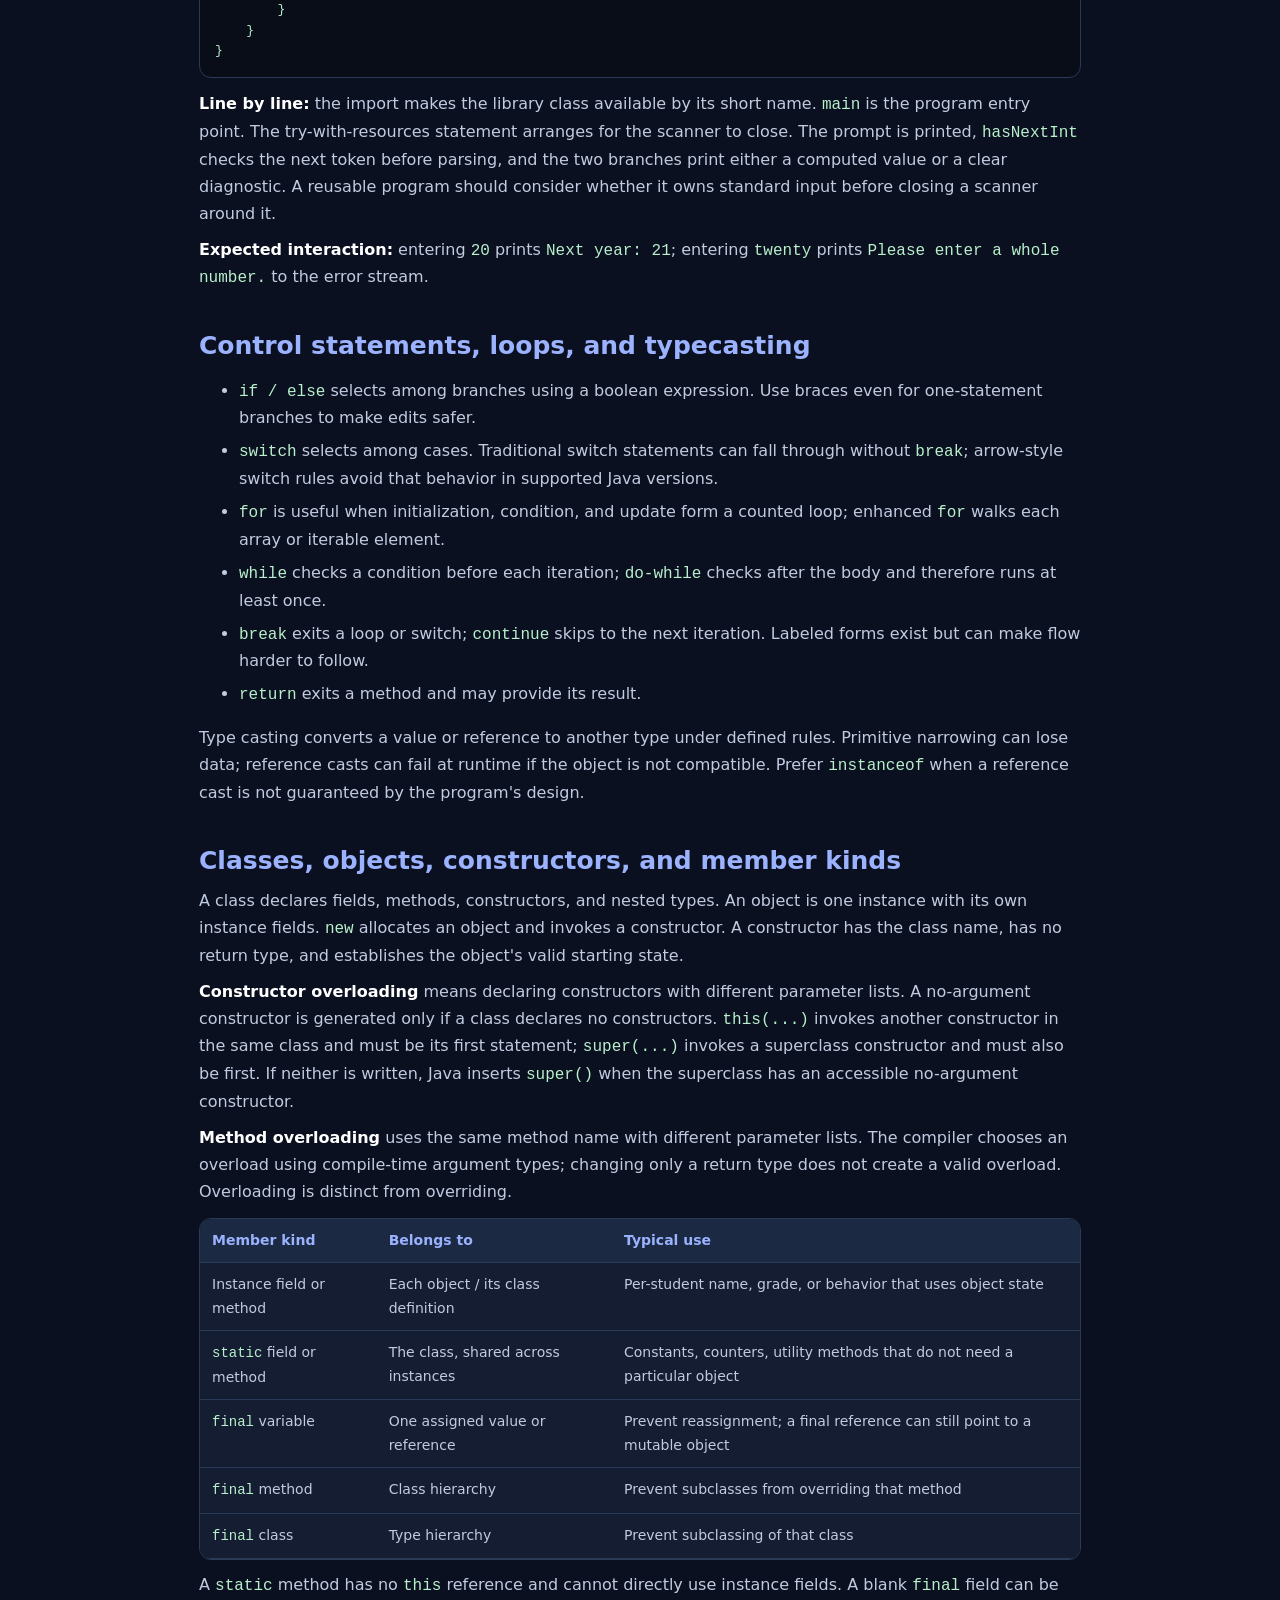
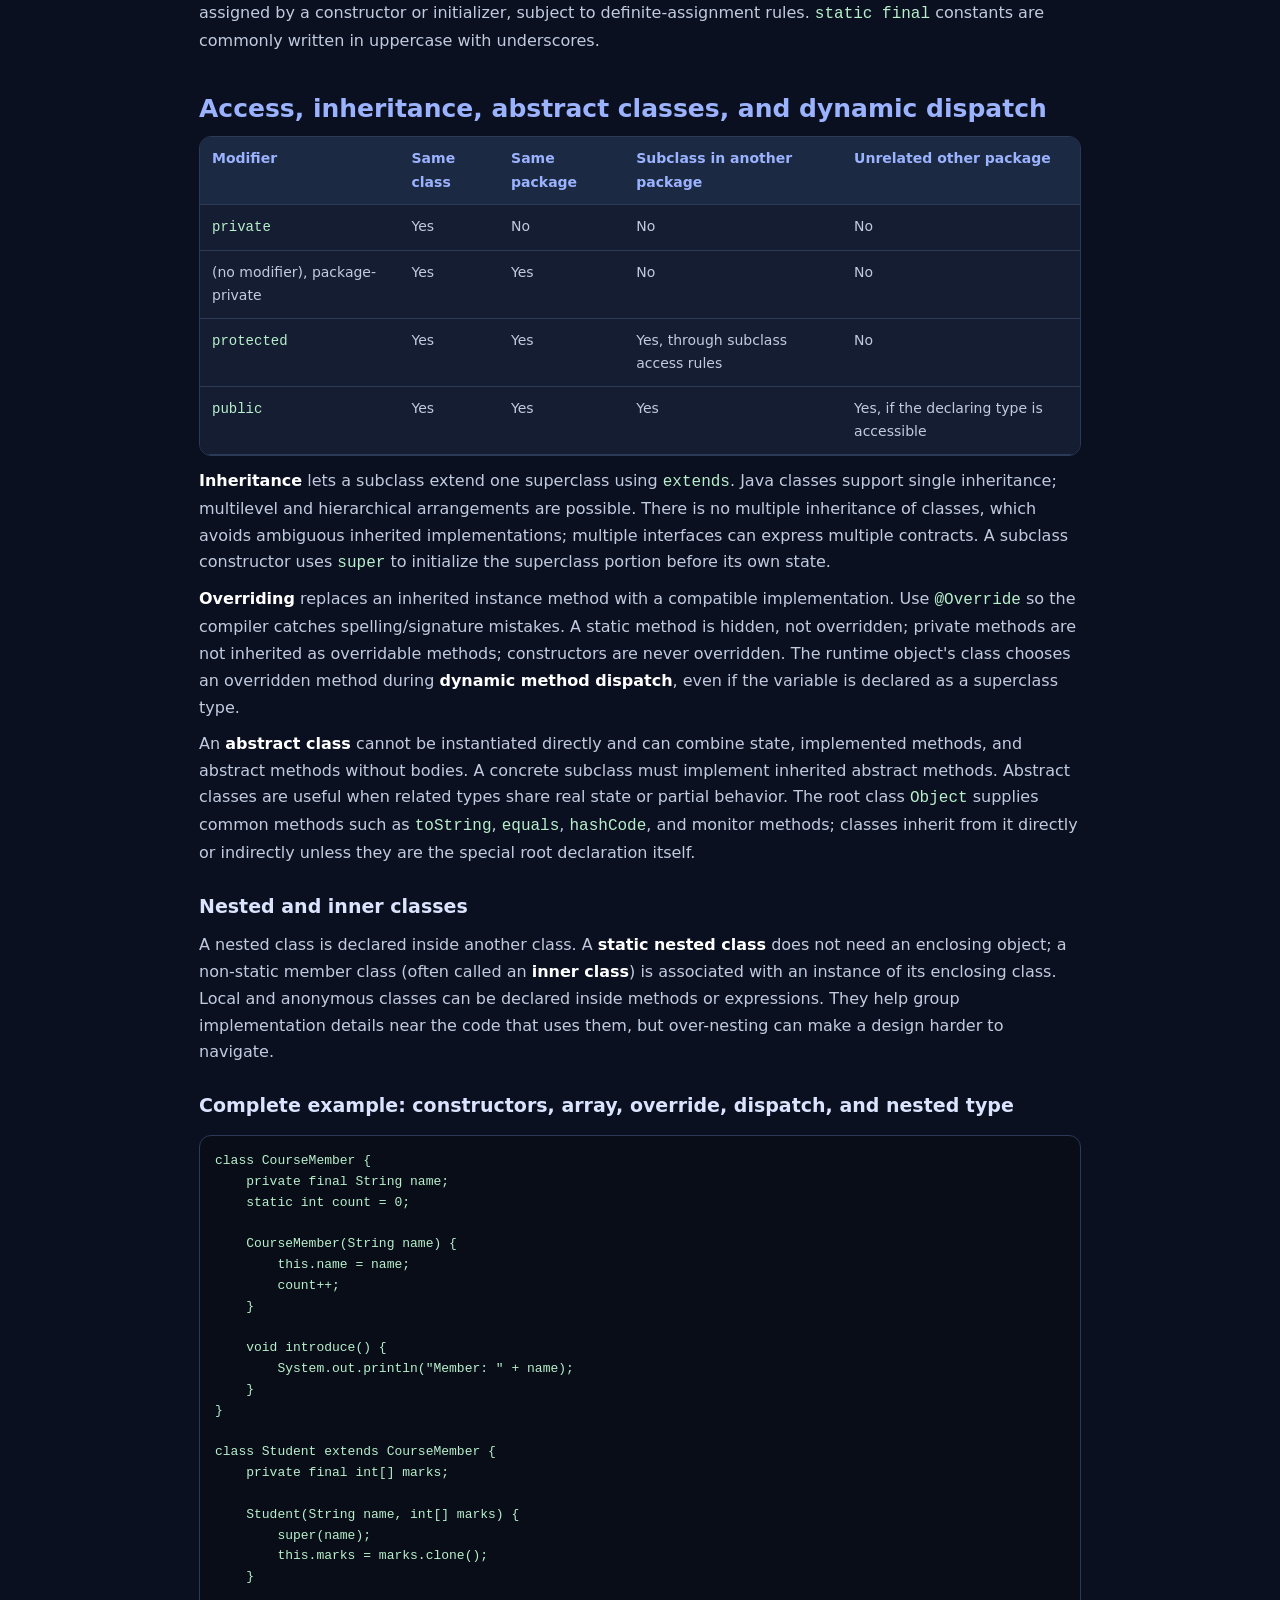
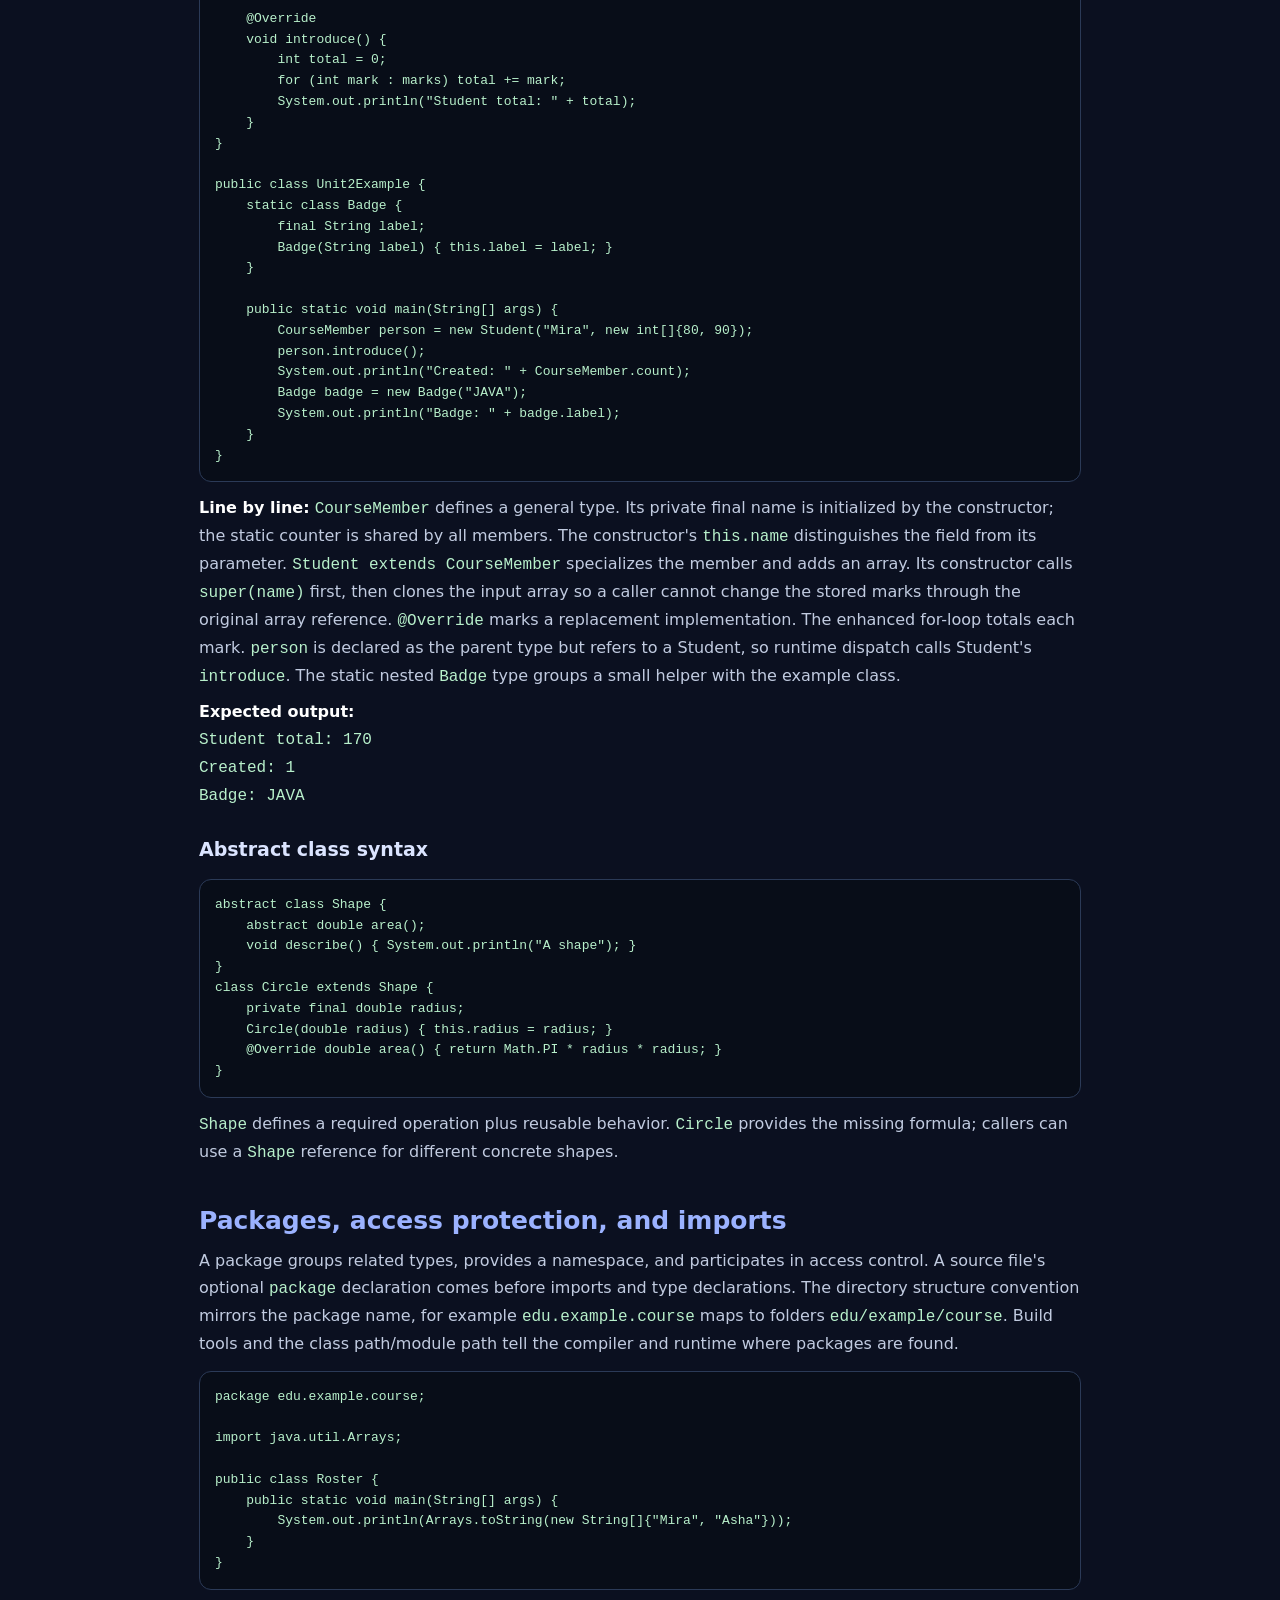
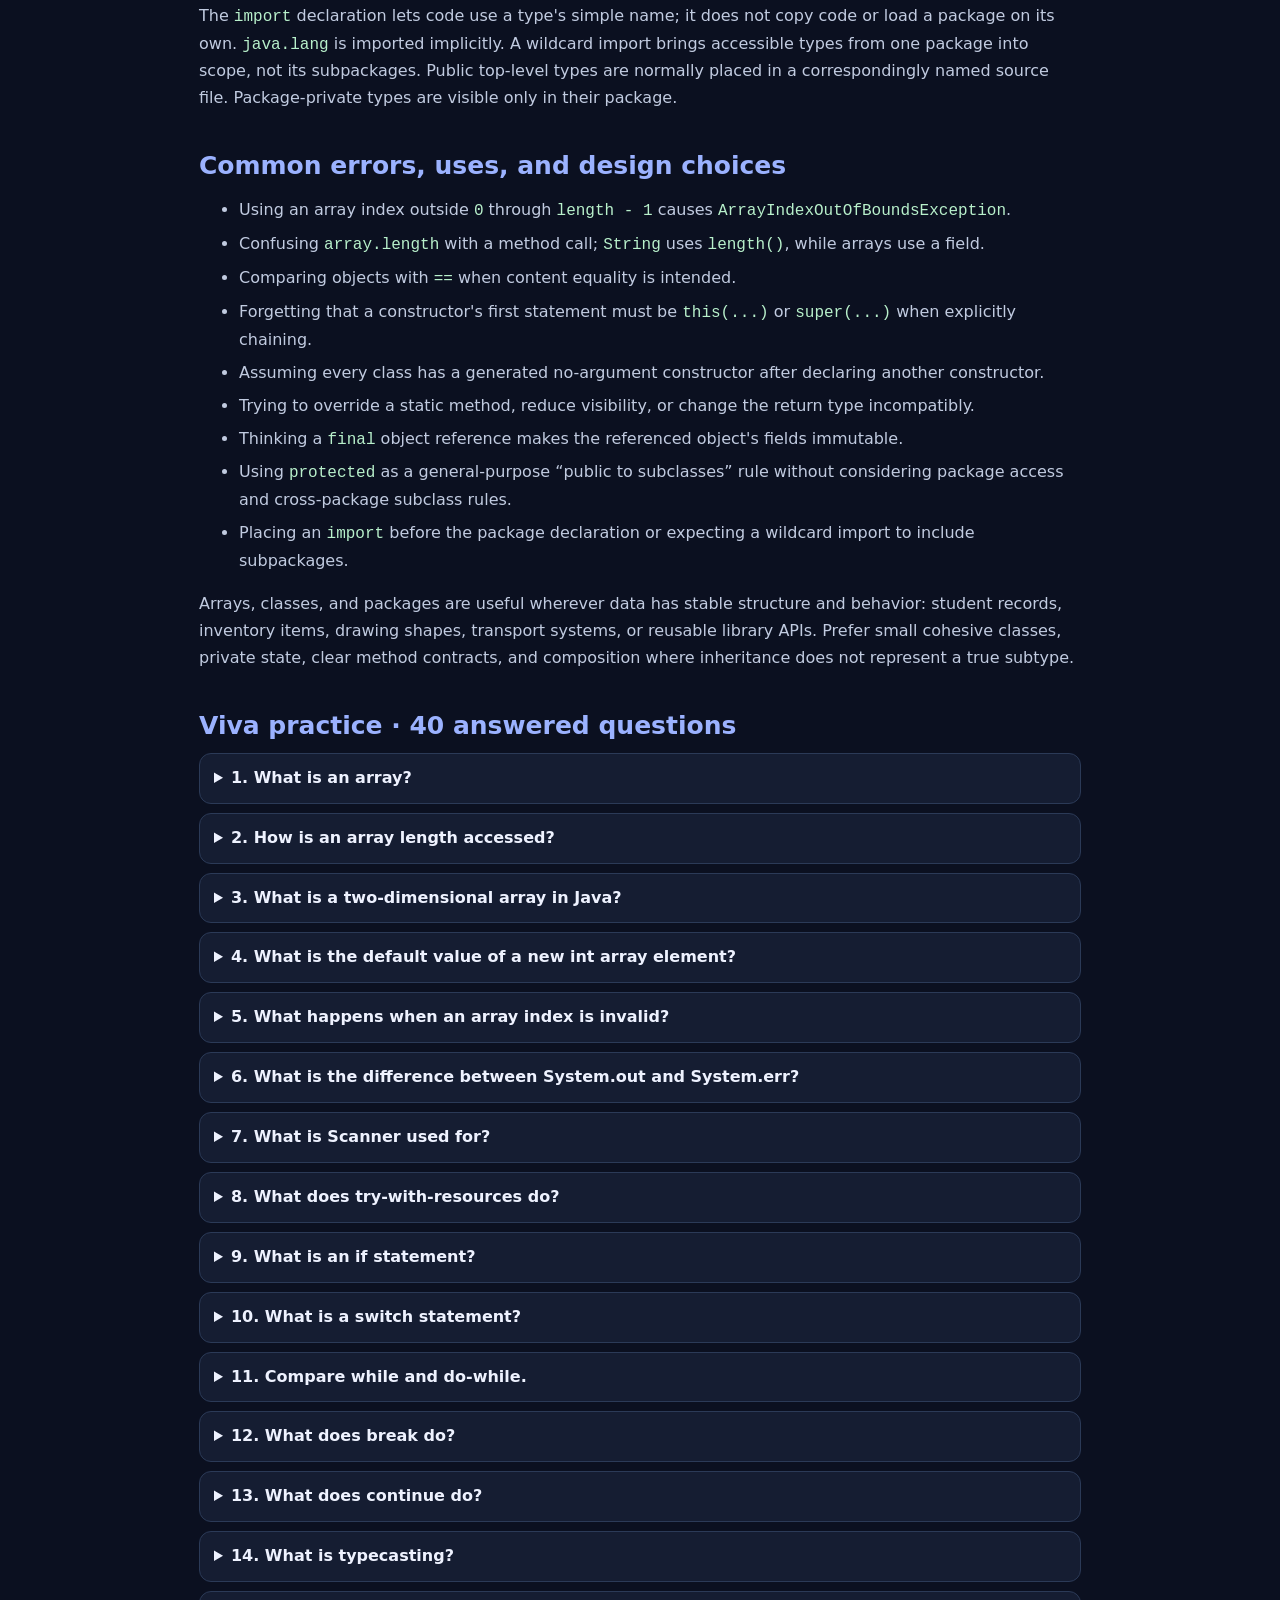
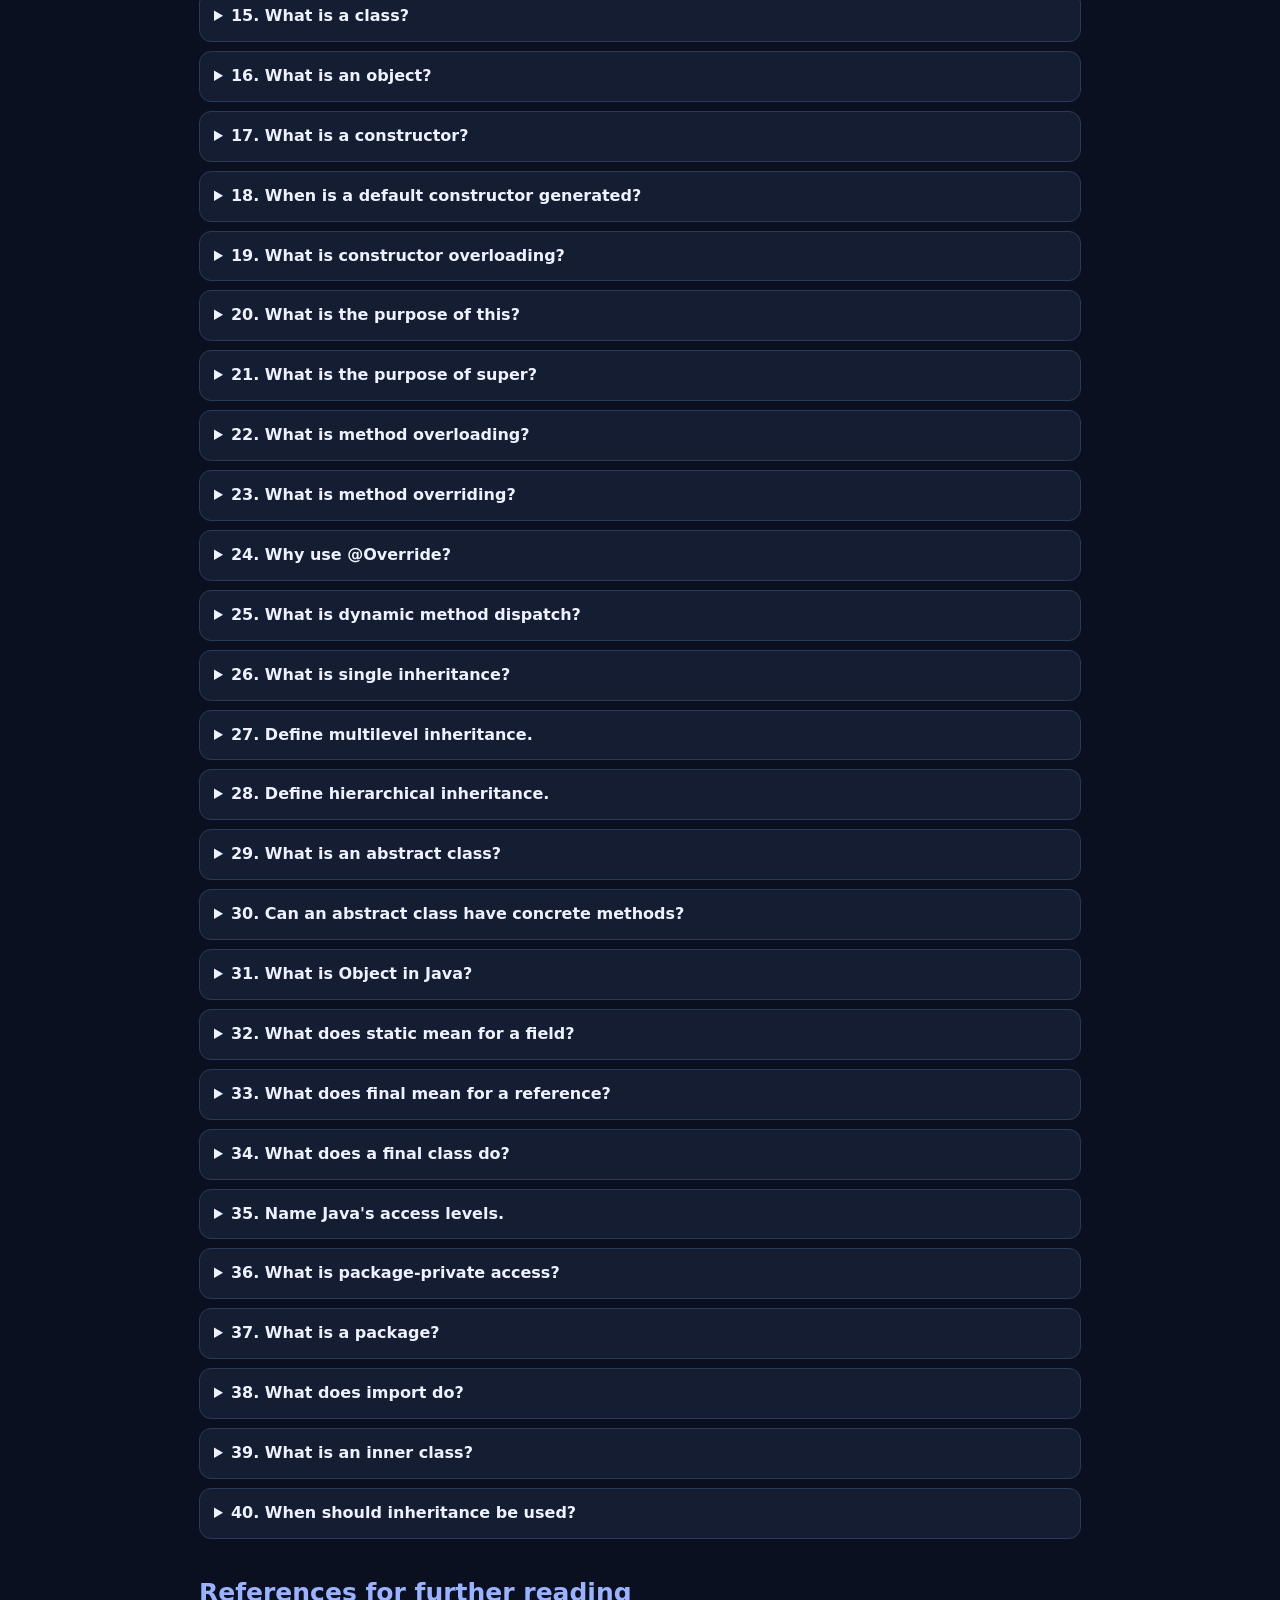
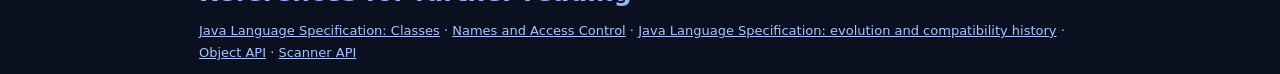
<file: JavaStudyCompanion-iPhone-Safari-PWA/assets/theory/unit2.html>
<!doctype html>
<html lang="en"><head><meta charset="utf-8"><meta name="viewport" content="width=device-width, initial-scale=1"><title>Unit 2 · OOP Concepts</title>
<style>:root{color-scheme:dark;--bg:#0b1020;--panel:#151d32;--panel2:#1c2942;--line:#2b3a57;--text:#f3f6ff;--muted:#c1cbe0;--accent:#9bb2ff;--green:#8be0b0;--gold:#ffd18b}*{box-sizing:border-box}body{margin:0;background:var(--bg);color:var(--text);font:16px/1.68 system-ui,-apple-system,"Segoe UI",sans-serif}main{max-width:920px;margin:auto;padding:22px 19px 54px}h1{font-size:clamp(29px,7vw,42px);line-height:1.15;margin:9px 0 12px}h2{font-size:25px;line-height:1.25;margin:38px 0 12px;color:var(--accent)}h3{font-size:19px;margin:24px 0 7px;color:#dbe4ff}p{margin:9px 0;color:var(--muted)}li{margin:6px 0;color:var(--muted)}strong{color:#fff}a{color:#a9c1ff}.tag{color:var(--accent);font-size:12px;font-weight:800;letter-spacing:.12em}.lead,.card{background:var(--panel);border:1px solid var(--line);border-radius:16px;padding:16px 18px;margin:12px 0}.lead{border-left:4px solid var(--accent)}.callout{border-left:4px solid var(--gold);background:#251f1a;padding:12px 15px;border-radius:9px;margin:14px 0;color:#f0dfc4}.grid{display:grid;grid-template-columns:repeat(auto-fit,minmax(230px,1fr));gap:10px}.grid .card{margin:0}.tablewrap{overflow-x:auto;border:1px solid var(--line);border-radius:12px;margin:12px 0}table{border-collapse:collapse;width:100%;min-width:570px;background:var(--panel);font-size:14px}th,td{text-align:left;vertical-align:top;padding:10px 12px;border-bottom:1px solid var(--line)}th{color:var(--accent);background:var(--panel2)}td{color:var(--muted)}code{color:#b8f0cb;font-family:ui-monospace,SFMono-Regular,Consolas,monospace}pre{overflow-x:auto;background:#080d18;border:1px solid var(--line);border-radius:12px;padding:15px;color:#e4ecff;font:13px/1.6 ui-monospace,SFMono-Regular,Consolas,monospace;white-space:pre}.toc a{display:inline-block;margin:4px 8px 4px 0;padding:5px 9px;border:1px solid var(--line);border-radius:20px;text-decoration:none;font-size:13px}details{background:var(--panel);border:1px solid var(--line);border-radius:12px;margin:9px 0;padding:11px 14px}summary{cursor:pointer;color:#eef2ff;font-weight:700}details p{margin:8px 2px 1px}.small{font-size:13px}@media(max-width:520px){main{padding:17px 14px 42px}body{font-size:15px}pre{font-size:12px;padding:12px}}</style></head><body><main>
<div class="tag">UGICT22J301 · UNDERSTANDING OOPs THROUGH JAVA · 15 HOURS</div><h1>Unit 2: OOP Concepts</h1>
<p class="lead">Unit 2 moves from values to structured programs. Arrays keep related values together; control statements choose what happens next; classes define objects; and inheritance, access rules, packages, and dynamic dispatch help large programs stay understandable. Imagine a campus administration system: the class is the form and rules, each object is one student's record, and access control prevents an unrelated screen from rewriting official marks.</p>
<nav class="toc"><a href="#arrays">Arrays &amp; I/O</a><a href="#control">Control flow</a><a href="#classes">Classes &amp; objects</a><a href="#inheritance">Inheritance &amp; dispatch</a><a href="#packages">Packages</a><a href="#viva">40 viva answers</a></nav>

<h2>A short design history: what Java adopted and shaped</h2>
<p>Classes, objects, inheritance, and exception handling did not begin with Java; they developed across earlier programming languages and software research. Java's historical contribution was to bring a carefully specified, class-based object model together with portability goals, managed memory, access control, and a standard library in one general-purpose platform. This helped developers move from small programs to reusable components that could be distributed and run on compatible virtual machines.</p>
<p>The original Java Language Specification describes Java as class-based and object-oriented, and explains that Oak was designed for embedded consumer electronics before being retargeted to the Internet. Java chose single inheritance for classes, with interfaces as a separate way to share contracts. Later language evolution added nested type declarations and richer library support while emphasizing compatibility with existing code. These choices explain why the syllabus treats a class, access boundary, superclass, and package as related tools rather than isolated keywords.</p>

<h2 id="arrays">Arrays, input, output, and error streams</h2>
<p>An <strong>array</strong> is a fixed-length object whose elements all have the same component type. Its index begins at zero, and its length is available through the field <code>length</code>. An array variable is a reference, so it can be <code>null</code>; newly allocated numeric elements start at zero, booleans at false, and reference elements at null.</p>
<pre><code>int[] marks = {82, 91, 76};        // one-dimensional array
int[][] seats = {{1, 2}, {3, 4}}; // two-dimensional array-of-arrays
int[][] jagged = new int[2][];     // rows are separately allocated
jagged[0] = new int[3];
jagged[1] = new int[1];
System.out.println(marks.length);  // 3</code></pre>
<p>Java's two-dimensional arrays are arrays whose elements are references to row arrays. Rows can have different lengths (a ragged array), so check <code>matrix[row].length</code> for the selected row. Arrays are appropriate for known-size collections and efficient indexed access; use collection classes when the number of elements changes dynamically.</p>
<h3>Console I/O</h3>
<p><code>System.out</code> is the usual output stream; <code>System.err</code> is a separate conventional stream for diagnostics. <code>Scanner</code> can parse human input but has token and locale rules; <code>BufferedReader</code> reads lines efficiently. Input can fail or be malformed, so production code validates it and handles exceptions.</p>
<pre><code>import java.util.Scanner;

class ReadAge {
    public static void main(String[] args) {
        try (Scanner input = new Scanner(System.in)) {
            System.out.print("Age: ");
            if (input.hasNextInt()) {
                int age = input.nextInt();
                System.out.println("Next year: " + (age + 1));
            } else {
                System.err.println("Please enter a whole number.");
            }
        }
    }
}</code></pre>
<p><strong>Line by line:</strong> the import makes the library class available by its short name. <code>main</code> is the program entry point. The try-with-resources statement arranges for the scanner to close. The prompt is printed, <code>hasNextInt</code> checks the next token before parsing, and the two branches print either a computed value or a clear diagnostic. A reusable program should consider whether it owns standard input before closing a scanner around it.</p>
<p><strong>Expected interaction:</strong> entering <code>20</code> prints <code>Next year: 21</code>; entering <code>twenty</code> prints <code>Please enter a whole number.</code> to the error stream.</p>

<h2 id="control">Control statements, loops, and typecasting</h2>
<ul><li><code>if / else</code> selects among branches using a boolean expression. Use braces even for one-statement branches to make edits safer.</li><li><code>switch</code> selects among cases. Traditional switch statements can fall through without <code>break</code>; arrow-style switch rules avoid that behavior in supported Java versions.</li><li><code>for</code> is useful when initialization, condition, and update form a counted loop; enhanced <code>for</code> walks each array or iterable element.</li><li><code>while</code> checks a condition before each iteration; <code>do-while</code> checks after the body and therefore runs at least once.</li><li><code>break</code> exits a loop or switch; <code>continue</code> skips to the next iteration. Labeled forms exist but can make flow harder to follow.</li><li><code>return</code> exits a method and may provide its result.</li></ul>
<p>Type casting converts a value or reference to another type under defined rules. Primitive narrowing can lose data; reference casts can fail at runtime if the object is not compatible. Prefer <code>instanceof</code> when a reference cast is not guaranteed by the program's design.</p>

<h2 id="classes">Classes, objects, constructors, and member kinds</h2>
<p>A class declares fields, methods, constructors, and nested types. An object is one instance with its own instance fields. <code>new</code> allocates an object and invokes a constructor. A constructor has the class name, has no return type, and establishes the object's valid starting state.</p>
<p><strong>Constructor overloading</strong> means declaring constructors with different parameter lists. A no-argument constructor is generated only if a class declares no constructors. <code>this(...)</code> invokes another constructor in the same class and must be its first statement; <code>super(...)</code> invokes a superclass constructor and must also be first. If neither is written, Java inserts <code>super()</code> when the superclass has an accessible no-argument constructor.</p>
<p><strong>Method overloading</strong> uses the same method name with different parameter lists. The compiler chooses an overload using compile-time argument types; changing only a return type does not create a valid overload. Overloading is distinct from overriding.</p>
<div class="tablewrap"><table><thead><tr><th>Member kind</th><th>Belongs to</th><th>Typical use</th></tr></thead><tbody><tr><td>Instance field or method</td><td>Each object / its class definition</td><td>Per-student name, grade, or behavior that uses object state</td></tr><tr><td><code>static</code> field or method</td><td>The class, shared across instances</td><td>Constants, counters, utility methods that do not need a particular object</td></tr><tr><td><code>final</code> variable</td><td>One assigned value or reference</td><td>Prevent reassignment; a final reference can still point to a mutable object</td></tr><tr><td><code>final</code> method</td><td>Class hierarchy</td><td>Prevent subclasses from overriding that method</td></tr><tr><td><code>final</code> class</td><td>Type hierarchy</td><td>Prevent subclassing of that class</td></tr></tbody></table></div>
<p>A <code>static</code> method has no <code>this</code> reference and cannot directly use instance fields. A blank <code>final</code> field can be assigned by a constructor or initializer, subject to definite-assignment rules. <code>static final</code> constants are commonly written in uppercase with underscores.</p>

<h2 id="inheritance">Access, inheritance, abstract classes, and dynamic dispatch</h2>
<div class="tablewrap"><table><thead><tr><th>Modifier</th><th>Same class</th><th>Same package</th><th>Subclass in another package</th><th>Unrelated other package</th></tr></thead><tbody><tr><td><code>private</code></td><td>Yes</td><td>No</td><td>No</td><td>No</td></tr><tr><td>(no modifier), package-private</td><td>Yes</td><td>Yes</td><td>No</td><td>No</td></tr><tr><td><code>protected</code></td><td>Yes</td><td>Yes</td><td>Yes, through subclass access rules</td><td>No</td></tr><tr><td><code>public</code></td><td>Yes</td><td>Yes</td><td>Yes</td><td>Yes, if the declaring type is accessible</td></tr></tbody></table></div>
<p><strong>Inheritance</strong> lets a subclass extend one superclass using <code>extends</code>. Java classes support single inheritance; multilevel and hierarchical arrangements are possible. There is no multiple inheritance of classes, which avoids ambiguous inherited implementations; multiple interfaces can express multiple contracts. A subclass constructor uses <code>super</code> to initialize the superclass portion before its own state.</p>
<p><strong>Overriding</strong> replaces an inherited instance method with a compatible implementation. Use <code>@Override</code> so the compiler catches spelling/signature mistakes. A static method is hidden, not overridden; private methods are not inherited as overridable methods; constructors are never overridden. The runtime object's class chooses an overridden method during <strong>dynamic method dispatch</strong>, even if the variable is declared as a superclass type.</p>
<p>An <strong>abstract class</strong> cannot be instantiated directly and can combine state, implemented methods, and abstract methods without bodies. A concrete subclass must implement inherited abstract methods. Abstract classes are useful when related types share real state or partial behavior. The root class <code>Object</code> supplies common methods such as <code>toString</code>, <code>equals</code>, <code>hashCode</code>, and monitor methods; classes inherit from it directly or indirectly unless they are the special root declaration itself.</p>
<h3>Nested and inner classes</h3>
<p>A nested class is declared inside another class. A <strong>static nested class</strong> does not need an enclosing object; a non-static member class (often called an <strong>inner class</strong>) is associated with an instance of its enclosing class. Local and anonymous classes can be declared inside methods or expressions. They help group implementation details near the code that uses them, but over-nesting can make a design harder to navigate.</p>
<h3>Complete example: constructors, array, override, dispatch, and nested type</h3>
<pre><code>class CourseMember {
    private final String name;
    static int count = 0;

    CourseMember(String name) {
        this.name = name;
        count++;
    }

    void introduce() {
        System.out.println("Member: " + name);
    }
}

class Student extends CourseMember {
    private final int[] marks;

    Student(String name, int[] marks) {
        super(name);
        this.marks = marks.clone();
    }

    @Override
    void introduce() {
        int total = 0;
        for (int mark : marks) total += mark;
        System.out.println("Student total: " + total);
    }
}

public class Unit2Example {
    static class Badge {
        final String label;
        Badge(String label) { this.label = label; }
    }

    public static void main(String[] args) {
        CourseMember person = new Student("Mira", new int[]{80, 90});
        person.introduce();
        System.out.println("Created: " + CourseMember.count);
        Badge badge = new Badge("JAVA");
        System.out.println("Badge: " + badge.label);
    }
}</code></pre>
<p><strong>Line by line:</strong> <code>CourseMember</code> defines a general type. Its private final name is initialized by the constructor; the static counter is shared by all members. The constructor's <code>this.name</code> distinguishes the field from its parameter. <code>Student extends CourseMember</code> specializes the member and adds an array. Its constructor calls <code>super(name)</code> first, then clones the input array so a caller cannot change the stored marks through the original array reference. <code>@Override</code> marks a replacement implementation. The enhanced for-loop totals each mark. <code>person</code> is declared as the parent type but refers to a Student, so runtime dispatch calls Student's <code>introduce</code>. The static nested <code>Badge</code> type groups a small helper with the example class.</p>
<p><strong>Expected output:</strong><br><code>Student total: 170</code><br><code>Created: 1</code><br><code>Badge: JAVA</code></p>
<h3>Abstract class syntax</h3>
<pre><code>abstract class Shape {
    abstract double area();
    void describe() { System.out.println("A shape"); }
}
class Circle extends Shape {
    private final double radius;
    Circle(double radius) { this.radius = radius; }
    @Override double area() { return Math.PI * radius * radius; }
}</code></pre>
<p><code>Shape</code> defines a required operation plus reusable behavior. <code>Circle</code> provides the missing formula; callers can use a <code>Shape</code> reference for different concrete shapes.</p>

<h2 id="packages">Packages, access protection, and imports</h2>
<p>A package groups related types, provides a namespace, and participates in access control. A source file's optional <code>package</code> declaration comes before imports and type declarations. The directory structure convention mirrors the package name, for example <code>edu.example.course</code> maps to folders <code>edu/example/course</code>. Build tools and the class path/module path tell the compiler and runtime where packages are found.</p>
<pre><code>package edu.example.course;

import java.util.Arrays;

public class Roster {
    public static void main(String[] args) {
        System.out.println(Arrays.toString(new String[]{"Mira", "Asha"}));
    }
}</code></pre>
<p>The <code>import</code> declaration lets code use a type's simple name; it does not copy code or load a package on its own. <code>java.lang</code> is imported implicitly. A wildcard import brings accessible types from one package into scope, not its subpackages. Public top-level types are normally placed in a correspondingly named source file. Package-private types are visible only in their package.</p>

<h2>Common errors, uses, and design choices</h2>
<ul><li>Using an array index outside <code>0</code> through <code>length - 1</code> causes <code>ArrayIndexOutOfBoundsException</code>.</li><li>Confusing <code>array.length</code> with a method call; <code>String</code> uses <code>length()</code>, while arrays use a field.</li><li>Comparing objects with <code>==</code> when content equality is intended.</li><li>Forgetting that a constructor's first statement must be <code>this(...)</code> or <code>super(...)</code> when explicitly chaining.</li><li>Assuming every class has a generated no-argument constructor after declaring another constructor.</li><li>Trying to override a static method, reduce visibility, or change the return type incompatibly.</li><li>Thinking a <code>final</code> object reference makes the referenced object's fields immutable.</li><li>Using <code>protected</code> as a general-purpose “public to subclasses” rule without considering package access and cross-package subclass rules.</li><li>Placing an <code>import</code> before the package declaration or expecting a wildcard import to include subpackages.</li></ul>
<p>Arrays, classes, and packages are useful wherever data has stable structure and behavior: student records, inventory items, drawing shapes, transport systems, or reusable library APIs. Prefer small cohesive classes, private state, clear method contracts, and composition where inheritance does not represent a true subtype.</p>

<h2 id="viva">Viva practice · 40 answered questions</h2>
<details><summary>1. What is an array?</summary><p>An array is a fixed-length object whose elements share one component type. Its elements are reached by zero-based indexes.</p></details>
<details><summary>2. How is an array length accessed?</summary><p>Use the field <code>array.length</code>, without parentheses. The length is fixed after the array is created.</p></details>
<details><summary>3. What is a two-dimensional array in Java?</summary><p>It is an array whose elements are references to row arrays. Rows may have different lengths, so Java arrays can be ragged.</p></details>
<details><summary>4. What is the default value of a new int array element?</summary><p>Zero. Other numeric primitive elements also default to zero, boolean elements to false, and reference elements to null.</p></details>
<details><summary>5. What happens when an array index is invalid?</summary><p>The JVM throws <code>ArrayIndexOutOfBoundsException</code>. Valid indexes start at zero and end at <code>length - 1</code>.</p></details>
<details><summary>6. What is the difference between System.out and System.err?</summary><p>Both are standard output streams, but <code>System.err</code> is conventionally used for diagnostics. A shell or IDE may display or redirect them separately.</p></details>
<details><summary>7. What is Scanner used for?</summary><p><code>Scanner</code> tokenizes and parses input from sources such as the console. Check the next token or handle parsing exceptions when the input may be invalid.</p></details>
<details><summary>8. What does try-with-resources do?</summary><p>It closes each declared resource automatically when control leaves the block, including when an exception occurs, provided the resource implements <code>AutoCloseable</code>.</p></details>
<details><summary>9. What is an if statement?</summary><p>It conditionally executes a branch when a boolean expression is true. An optional <code>else</code> handles the false case.</p></details>
<details><summary>10. What is a switch statement?</summary><p>It selects among alternatives based on a selector value. Traditional cases may fall through; arrow-style switch rules do not fall through.</p></details>
<details><summary>11. Compare while and do-while.</summary><p><code>while</code> tests before running its body and may run zero times. <code>do-while</code> tests after the body and runs at least once.</p></details>
<details><summary>12. What does break do?</summary><p>It exits the nearest enclosing loop or switch statement. A labeled break can exit an enclosing labeled statement.</p></details>
<details><summary>13. What does continue do?</summary><p>It skips the remaining work in the current loop iteration and proceeds to the next iteration, subject to the loop's update and condition.</p></details>
<details><summary>14. What is typecasting?</summary><p>Typecasting converts an expression to a compatible type. Primitive narrowing can lose information; an invalid reference cast can throw <code>ClassCastException</code>.</p></details>
<details><summary>15. What is a class?</summary><p>A class declares a type's state and behavior through fields, methods, constructors, and nested declarations. It describes objects that can be instantiated.</p></details>
<details><summary>16. What is an object?</summary><p>An object is a runtime instance with identity, state, and behavior. Each instance normally has its own instance field values.</p></details>
<details><summary>17. What is a constructor?</summary><p>A constructor initializes a new object. It has the class name and no return type, not even <code>void</code>.</p></details>
<details><summary>18. When is a default constructor generated?</summary><p>The compiler provides a no-argument constructor only when the class declares no constructor. Once any constructor is written, the compiler does not add that default.</p></details>
<details><summary>19. What is constructor overloading?</summary><p>It is declaring multiple constructors with different parameter lists. Each can provide a convenient way to create a valid object.</p></details>
<details><summary>20. What is the purpose of this?</summary><p><code>this</code> refers to the current object inside an instance context. It can disambiguate a field from a parameter or invoke another constructor with <code>this(...)</code>.</p></details>
<details><summary>21. What is the purpose of super?</summary><p><code>super</code> refers to the superclass portion of the current object. It can invoke a superclass constructor or access an inherited implementation.</p></details>
<details><summary>22. What is method overloading?</summary><p>Overloading declares the same method name with different parameter lists. The compiler resolves which overload applies; return type alone cannot distinguish overloads.</p></details>
<details><summary>23. What is method overriding?</summary><p>Overriding supplies a compatible implementation of an inherited instance method in a subclass. The runtime object's type determines which implementation runs.</p></details>
<details><summary>24. Why use @Override?</summary><p>It asks the compiler to verify that the method really overrides or implements a method. It catches signature mistakes early.</p></details>
<details><summary>25. What is dynamic method dispatch?</summary><p>It is runtime selection of an overridden instance method based on the actual object's class, even when the reference is declared as a superclass type.</p></details>
<details><summary>26. What is single inheritance?</summary><p>A Java class directly extends at most one other class. It may still implement multiple interfaces.</p></details>
<details><summary>27. Define multilevel inheritance.</summary><p>It is a chain of classes where one subclass extends another subclass, such as <code>Vehicle → Bus → SchoolBus</code>.</p></details>
<details><summary>28. Define hierarchical inheritance.</summary><p>It occurs when multiple subclasses extend the same superclass, such as <code>Bus</code> and <code>Bicycle</code> extending <code>Vehicle</code>.</p></details>
<details><summary>29. What is an abstract class?</summary><p>It is a class that cannot be instantiated directly and may declare abstract methods without bodies. Concrete subclasses complete the required behavior.</p></details>
<details><summary>30. Can an abstract class have concrete methods?</summary><p>Yes. It can combine implemented methods and fields with abstract methods that subclasses must implement.</p></details>
<details><summary>31. What is Object in Java?</summary><p><code>java.lang.Object</code> is the root superclass of ordinary Java classes. It defines common methods such as <code>equals</code>, <code>hashCode</code>, and <code>toString</code>.</p></details>
<details><summary>32. What does static mean for a field?</summary><p>The field is associated with the class rather than a separate copy per object. All instances access the same class-level field.</p></details>
<details><summary>33. What does final mean for a reference?</summary><p>The reference cannot be reassigned after initialization. The object it refers to may still be mutable unless its design also prevents changes.</p></details>
<details><summary>34. What does a final class do?</summary><p>A final class cannot be subclassed. This can preserve design invariants or support immutable class designs.</p></details>
<details><summary>35. Name Java's access levels.</summary><p><code>private</code>, package-private (no modifier), <code>protected</code>, and <code>public</code>. Their visibility differs by class, package, and subclass relationship.</p></details>
<details><summary>36. What is package-private access?</summary><p>With no access modifier, a member or top-level type is visible to code in the same package but not generally to code in other packages.</p></details>
<details><summary>37. What is a package?</summary><p>A package groups related types, creates a namespace, and affects access control. Package names conventionally map to directory paths.</p></details>
<details><summary>38. What does import do?</summary><p>An import lets source refer to an accessible type by its simple name. It does not copy source code or automatically import subpackages.</p></details>
<details><summary>39. What is an inner class?</summary><p>It is a non-static member class associated with an enclosing object. A static nested class is nested too but does not require an enclosing instance.</p></details>
<details><summary>40. When should inheritance be used?</summary><p>Use it when a subtype truly satisfies the superclass contract and can safely be used wherever the parent is expected. For a “has-a” relationship, composition is often clearer.</p></details>

<h2>References for further reading</h2><p class="small"><a href="https://docs.oracle.com/javase/specs/jls/se25/html/jls-8.html">Java Language Specification: Classes</a> · <a href="https://docs.oracle.com/javase/specs/jls/se25/html/jls-6.html">Names and Access Control</a> · <a href="https://docs.oracle.com/javase/specs/jls/se6/html/j.preface2.html">Java Language Specification: evolution and compatibility history</a> · <a href="https://docs.oracle.com/en/java/javase/25/docs/api/java.base/java/lang/Object.html">Object API</a> · <a href="https://docs.oracle.com/en/java/javase/25/docs/api/java.base/java/util/Scanner.html">Scanner API</a></p>
</main></body></html>
</file>
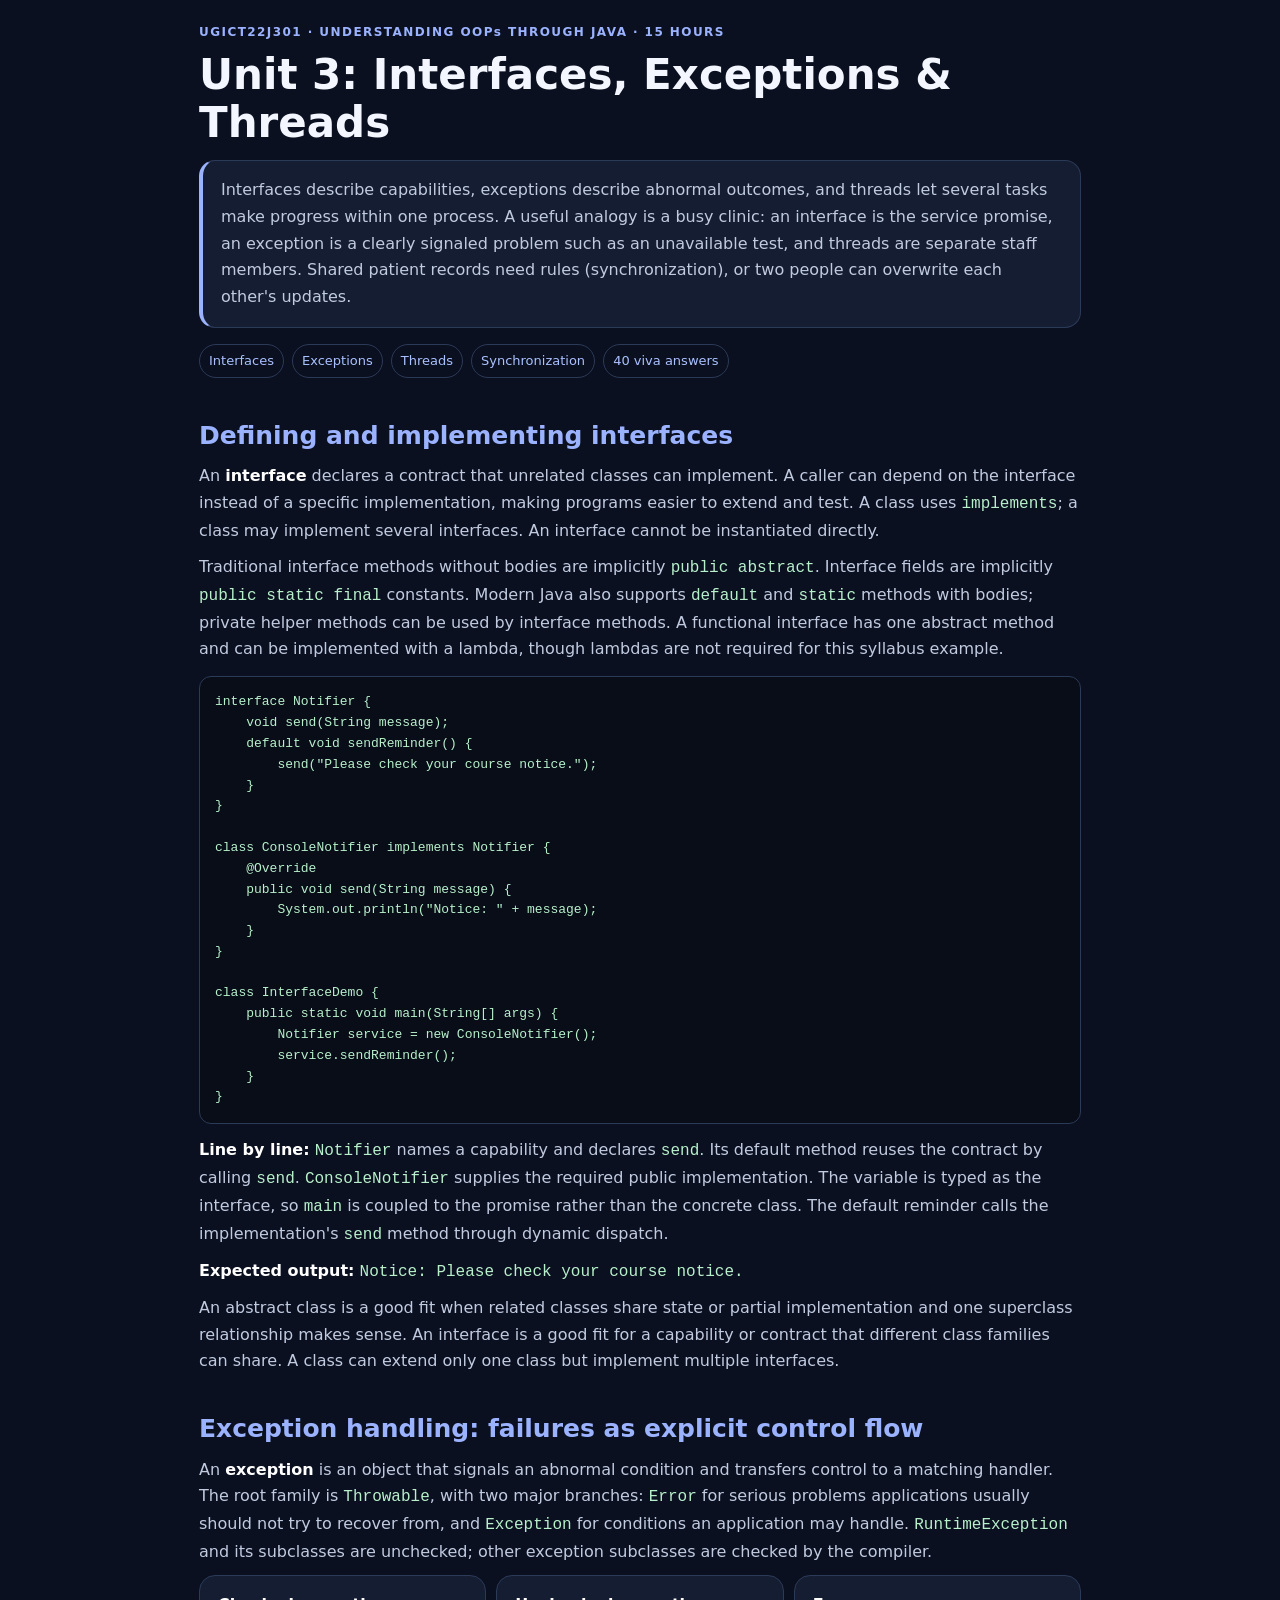
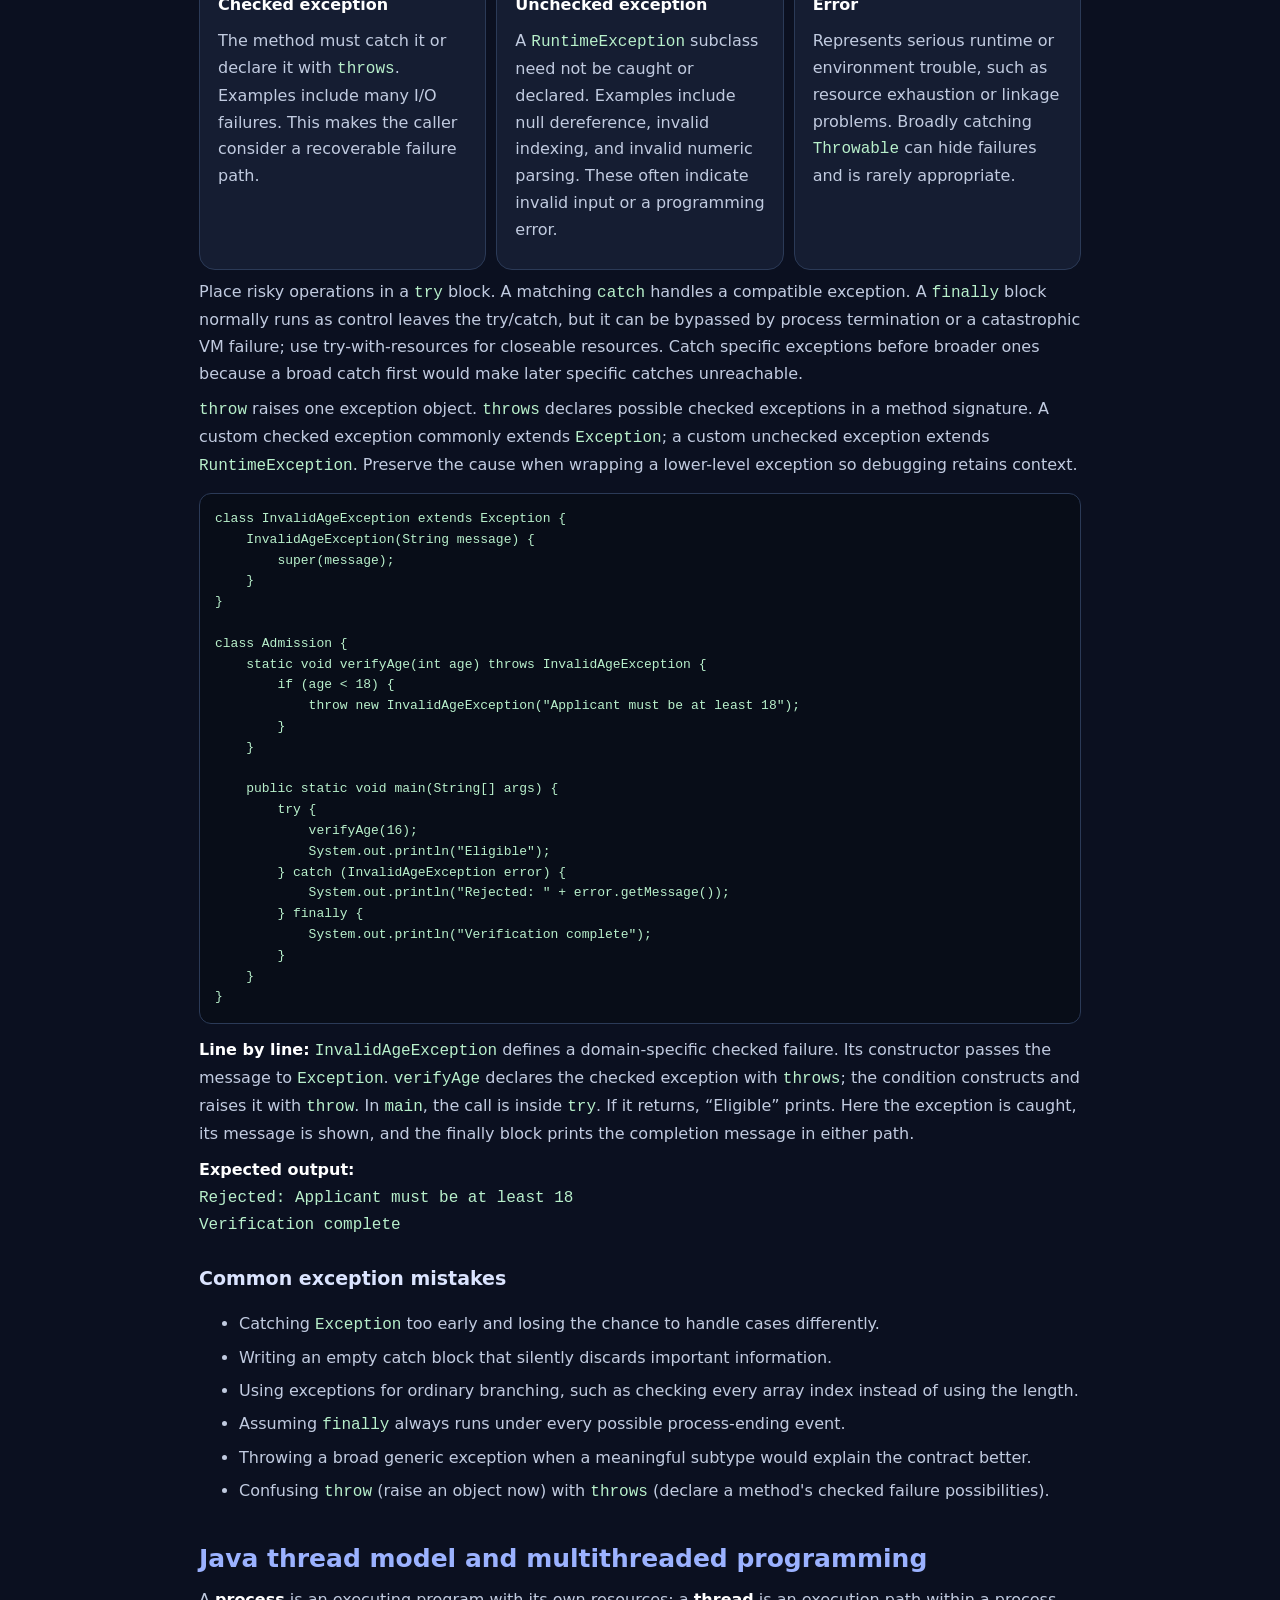
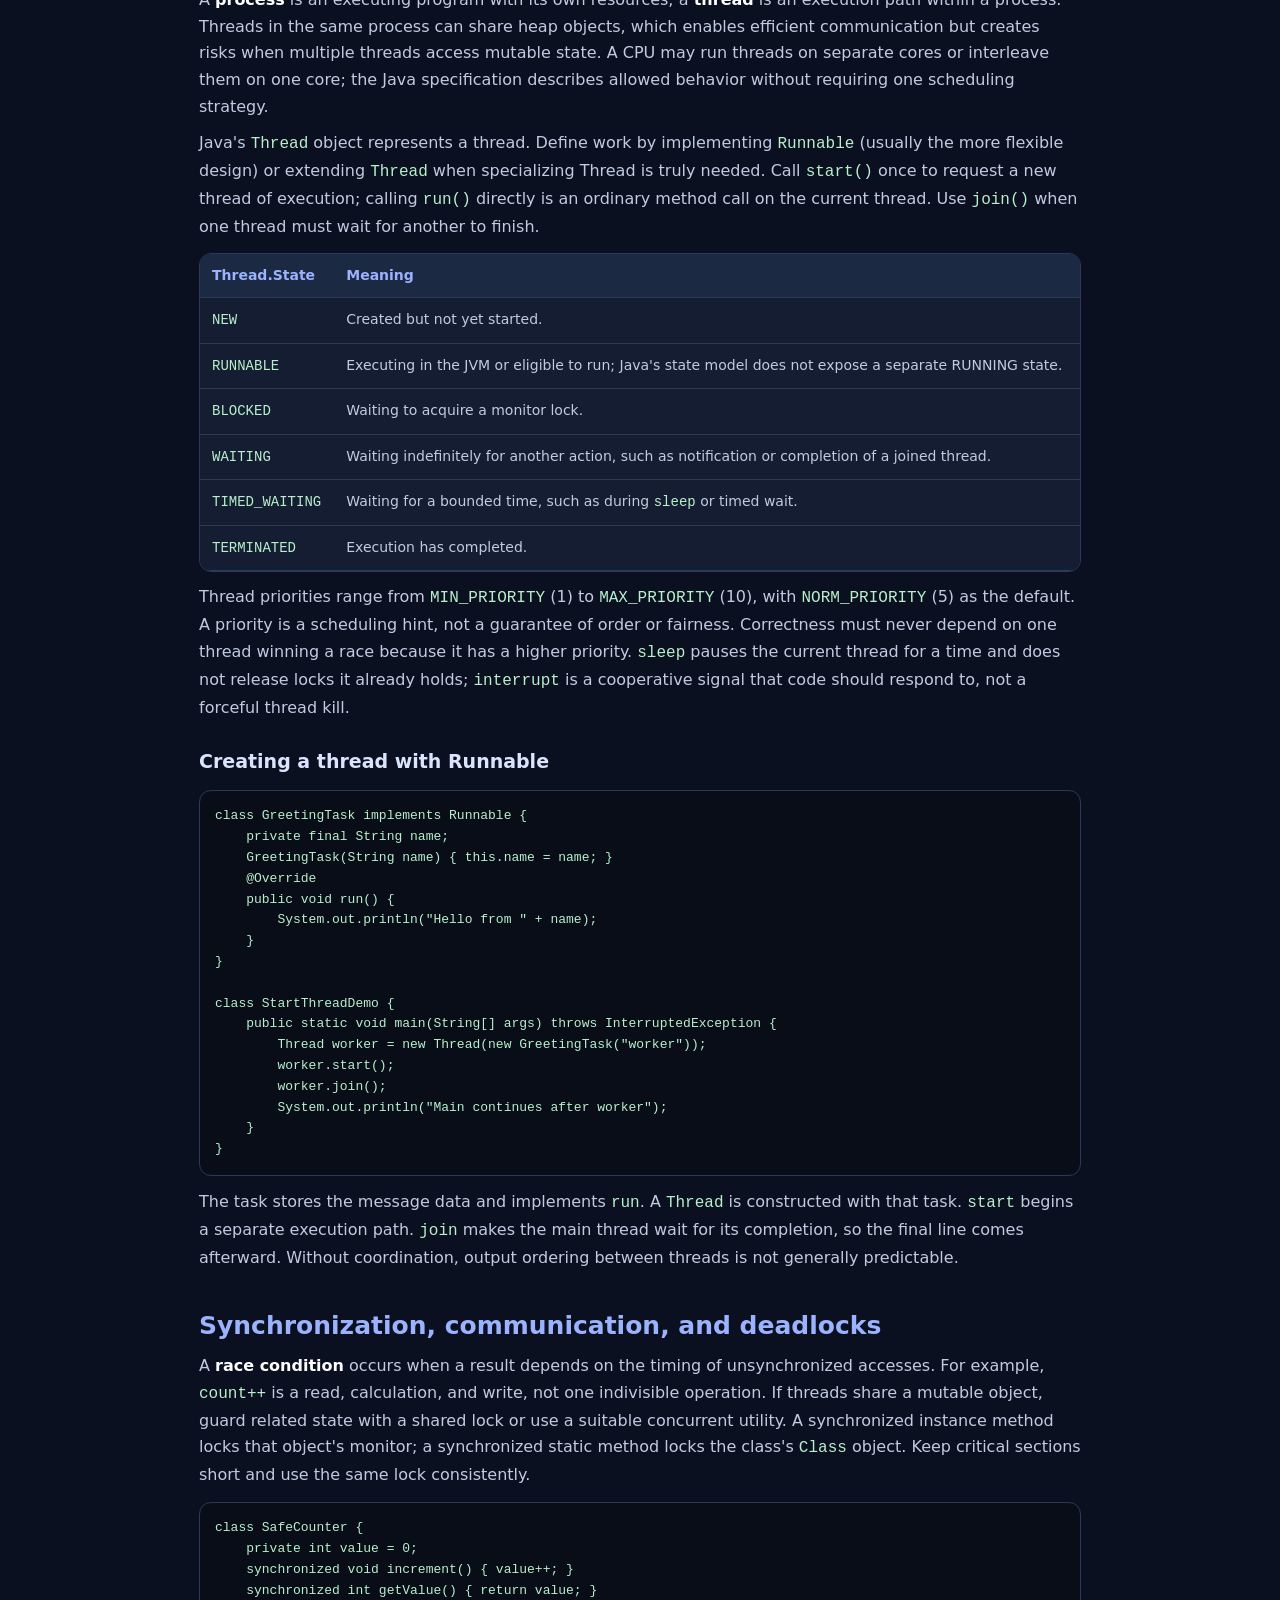
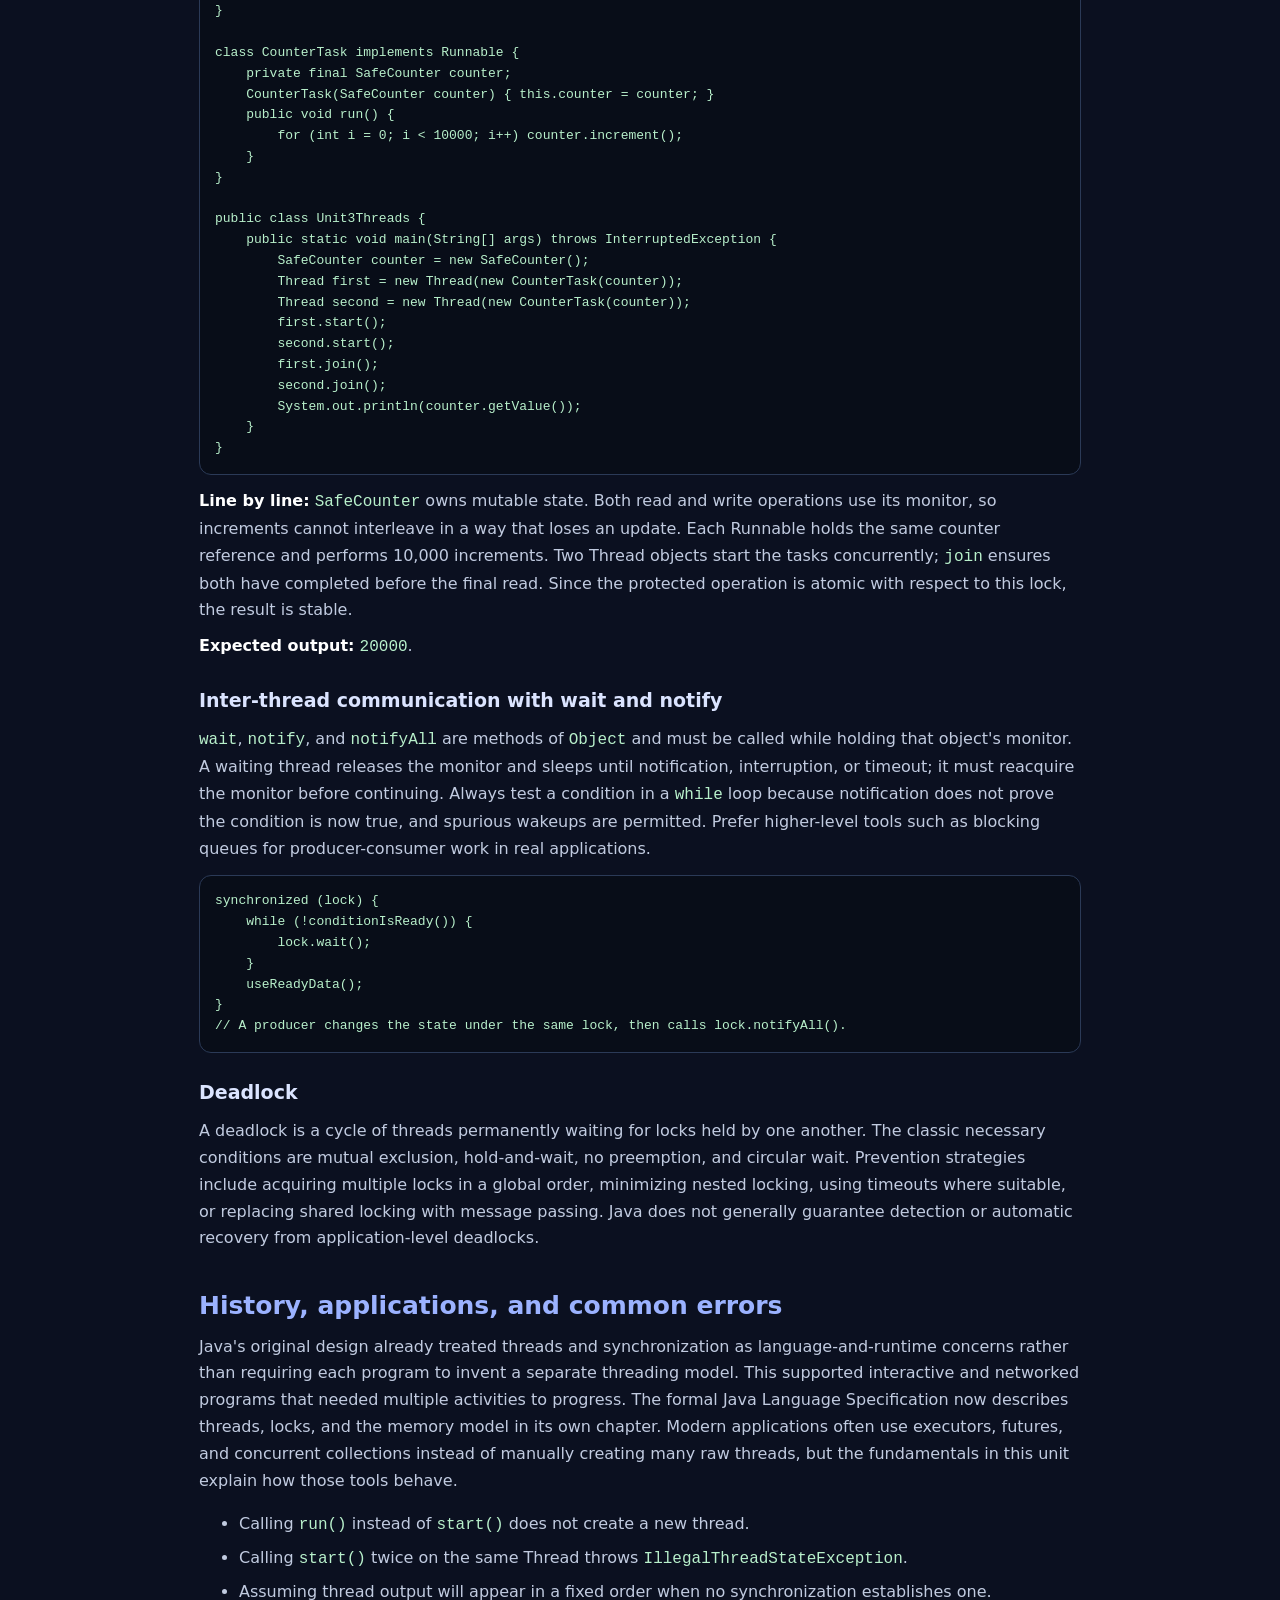
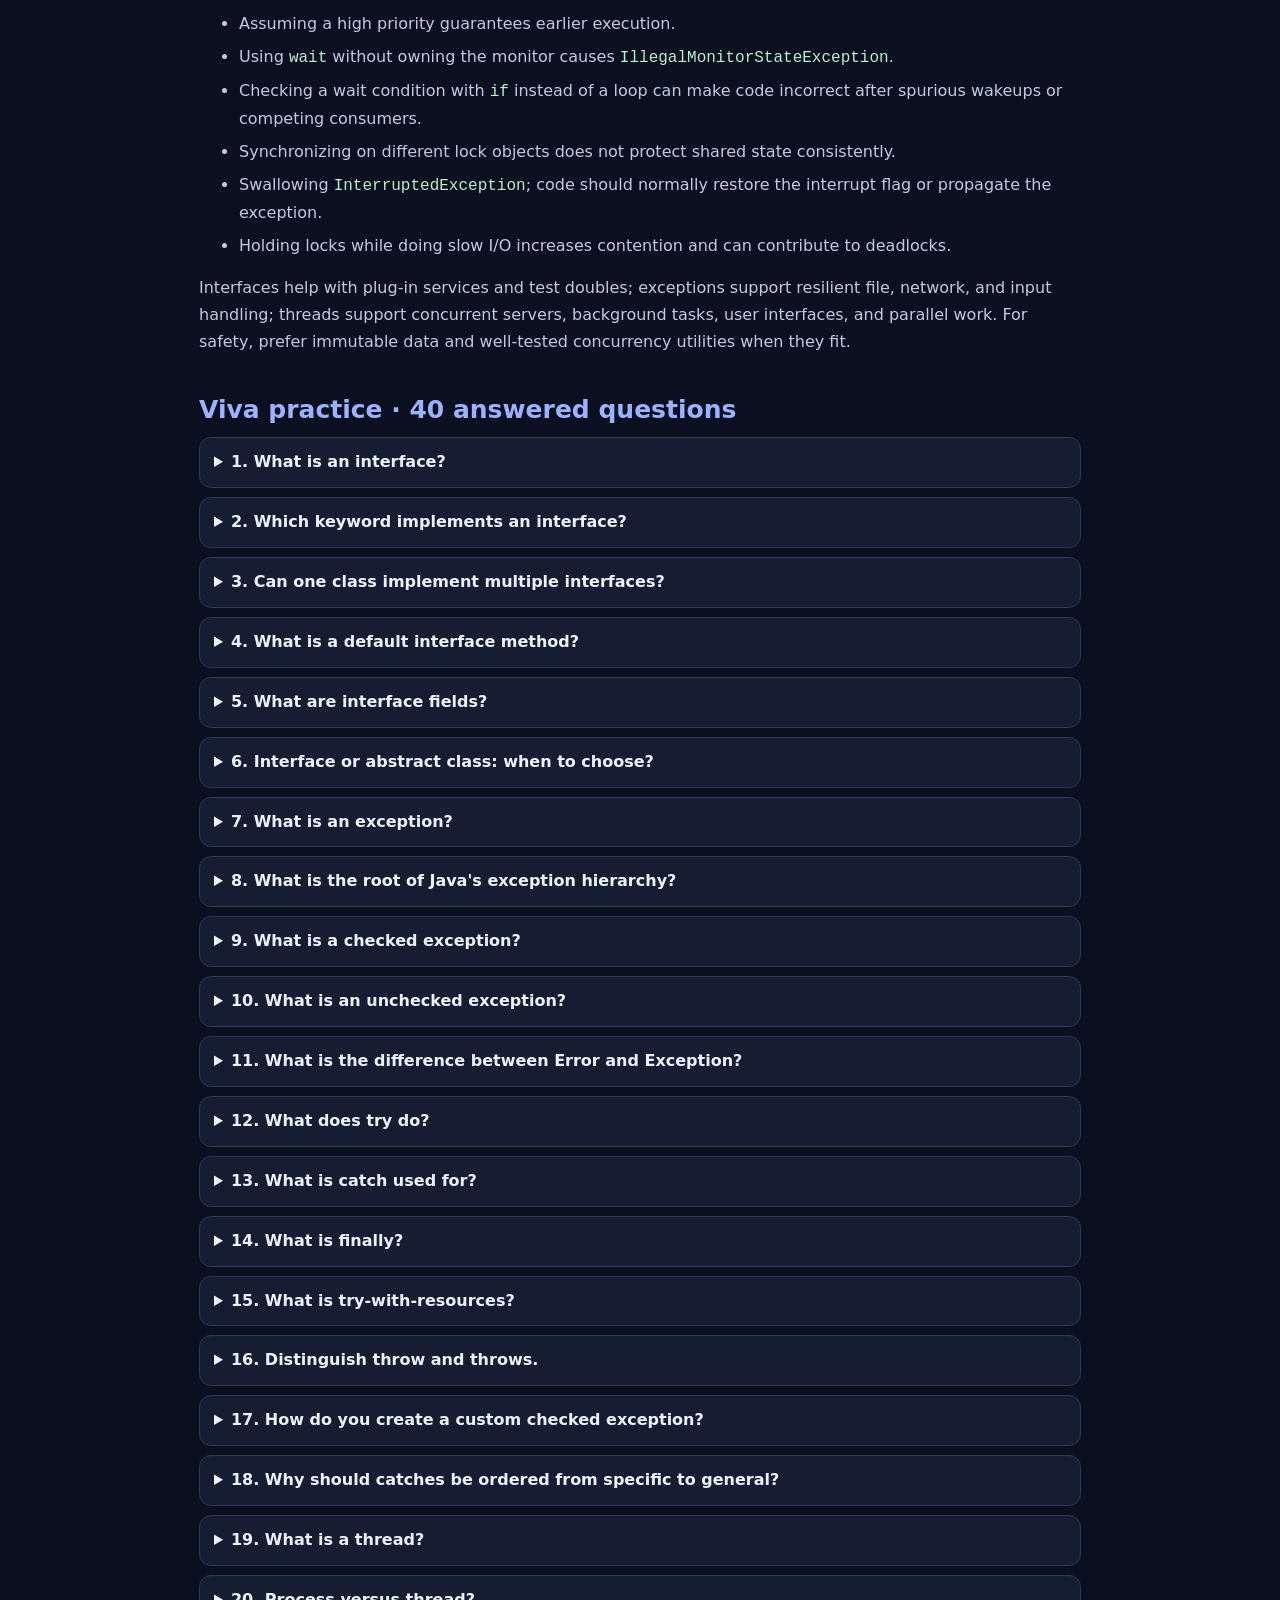
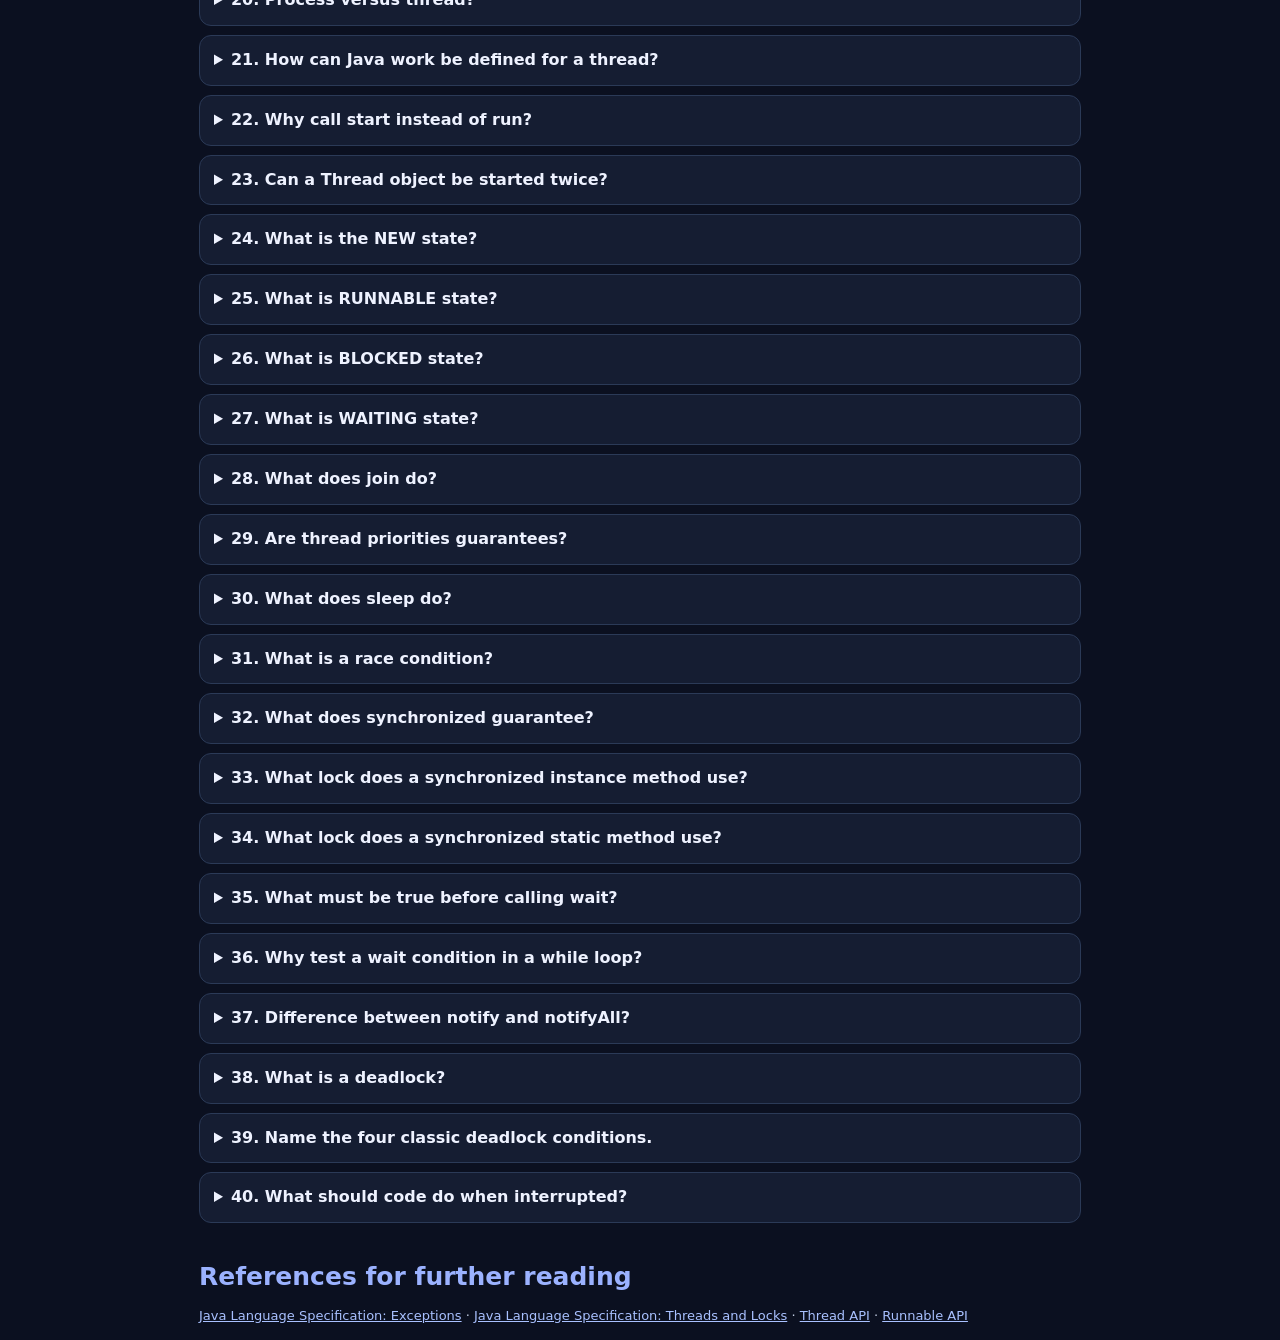
<file: JavaStudyCompanion-iPhone-Safari-PWA/assets/theory/unit3.html>
<!doctype html>
<html lang="en"><head><meta charset="utf-8"><meta name="viewport" content="width=device-width, initial-scale=1"><title>Unit 3 · Interfaces, Exceptions & Threads</title>
<style>:root{color-scheme:dark;--bg:#0b1020;--panel:#151d32;--panel2:#1c2942;--line:#2b3a57;--text:#f3f6ff;--muted:#c1cbe0;--accent:#9bb2ff;--green:#8be0b0;--gold:#ffd18b}*{box-sizing:border-box}body{margin:0;background:var(--bg);color:var(--text);font:16px/1.68 system-ui,-apple-system,"Segoe UI",sans-serif}main{max-width:920px;margin:auto;padding:22px 19px 54px}h1{font-size:clamp(29px,7vw,42px);line-height:1.15;margin:9px 0 12px}h2{font-size:25px;line-height:1.25;margin:38px 0 12px;color:var(--accent)}h3{font-size:19px;margin:24px 0 7px;color:#dbe4ff}p{margin:9px 0;color:var(--muted)}li{margin:6px 0;color:var(--muted)}strong{color:#fff}a{color:#a9c1ff}.tag{color:var(--accent);font-size:12px;font-weight:800;letter-spacing:.12em}.lead,.card{background:var(--panel);border:1px solid var(--line);border-radius:16px;padding:16px 18px;margin:12px 0}.lead{border-left:4px solid var(--accent)}.callout{border-left:4px solid var(--gold);background:#251f1a;padding:12px 15px;border-radius:9px;margin:14px 0;color:#f0dfc4}.success{border-left-color:var(--green);background:#10251f}.grid{display:grid;grid-template-columns:repeat(auto-fit,minmax(230px,1fr));gap:10px}.grid .card{margin:0}.tablewrap{overflow-x:auto;border:1px solid var(--line);border-radius:12px;margin:12px 0}table{border-collapse:collapse;width:100%;min-width:570px;background:var(--panel);font-size:14px}th,td{text-align:left;vertical-align:top;padding:10px 12px;border-bottom:1px solid var(--line)}th{color:var(--accent);background:var(--panel2)}td{color:var(--muted)}code{color:#b8f0cb;font-family:ui-monospace,SFMono-Regular,Consolas,monospace}pre{overflow-x:auto;background:#080d18;border:1px solid var(--line);border-radius:12px;padding:15px;color:#e4ecff;font:13px/1.6 ui-monospace,SFMono-Regular,Consolas,monospace;white-space:pre}.toc a{display:inline-block;margin:4px 8px 4px 0;padding:5px 9px;border:1px solid var(--line);border-radius:20px;text-decoration:none;font-size:13px}details{background:var(--panel);border:1px solid var(--line);border-radius:12px;margin:9px 0;padding:11px 14px}summary{cursor:pointer;color:#eef2ff;font-weight:700}details p{margin:8px 2px 1px}.small{font-size:13px}@media(max-width:520px){main{padding:17px 14px 42px}body{font-size:15px}pre{font-size:12px;padding:12px}}</style></head><body><main>
<div class="tag">UGICT22J301 · UNDERSTANDING OOPs THROUGH JAVA · 15 HOURS</div><h1>Unit 3: Interfaces, Exceptions &amp; Threads</h1>
<p class="lead">Interfaces describe capabilities, exceptions describe abnormal outcomes, and threads let several tasks make progress within one process. A useful analogy is a busy clinic: an interface is the service promise, an exception is a clearly signaled problem such as an unavailable test, and threads are separate staff members. Shared patient records need rules (synchronization), or two people can overwrite each other's updates.</p>
<nav class="toc"><a href="#interfaces">Interfaces</a><a href="#exceptions">Exceptions</a><a href="#threads">Threads</a><a href="#sync">Synchronization</a><a href="#viva">40 viva answers</a></nav>

<h2 id="interfaces">Defining and implementing interfaces</h2>
<p>An <strong>interface</strong> declares a contract that unrelated classes can implement. A caller can depend on the interface instead of a specific implementation, making programs easier to extend and test. A class uses <code>implements</code>; a class may implement several interfaces. An interface cannot be instantiated directly.</p>
<p>Traditional interface methods without bodies are implicitly <code>public abstract</code>. Interface fields are implicitly <code>public static final</code> constants. Modern Java also supports <code>default</code> and <code>static</code> methods with bodies; private helper methods can be used by interface methods. A functional interface has one abstract method and can be implemented with a lambda, though lambdas are not required for this syllabus example.</p>
<pre><code>interface Notifier {
    void send(String message);
    default void sendReminder() {
        send("Please check your course notice.");
    }
}

class ConsoleNotifier implements Notifier {
    @Override
    public void send(String message) {
        System.out.println("Notice: " + message);
    }
}

class InterfaceDemo {
    public static void main(String[] args) {
        Notifier service = new ConsoleNotifier();
        service.sendReminder();
    }
}</code></pre>
<p><strong>Line by line:</strong> <code>Notifier</code> names a capability and declares <code>send</code>. Its default method reuses the contract by calling <code>send</code>. <code>ConsoleNotifier</code> supplies the required public implementation. The variable is typed as the interface, so <code>main</code> is coupled to the promise rather than the concrete class. The default reminder calls the implementation's <code>send</code> method through dynamic dispatch.</p>
<p><strong>Expected output:</strong> <code>Notice: Please check your course notice.</code></p>
<p>An abstract class is a good fit when related classes share state or partial implementation and one superclass relationship makes sense. An interface is a good fit for a capability or contract that different class families can share. A class can extend only one class but implement multiple interfaces.</p>

<h2 id="exceptions">Exception handling: failures as explicit control flow</h2>
<p>An <strong>exception</strong> is an object that signals an abnormal condition and transfers control to a matching handler. The root family is <code>Throwable</code>, with two major branches: <code>Error</code> for serious problems applications usually should not try to recover from, and <code>Exception</code> for conditions an application may handle. <code>RuntimeException</code> and its subclasses are unchecked; other exception subclasses are checked by the compiler.</p>
<div class="grid"><div class="card"><strong>Checked exception</strong><p>The method must catch it or declare it with <code>throws</code>. Examples include many I/O failures. This makes the caller consider a recoverable failure path.</p></div><div class="card"><strong>Unchecked exception</strong><p>A <code>RuntimeException</code> subclass need not be caught or declared. Examples include null dereference, invalid indexing, and invalid numeric parsing. These often indicate invalid input or a programming error.</p></div><div class="card"><strong>Error</strong><p>Represents serious runtime or environment trouble, such as resource exhaustion or linkage problems. Broadly catching <code>Throwable</code> can hide failures and is rarely appropriate.</p></div></div>
<p>Place risky operations in a <code>try</code> block. A matching <code>catch</code> handles a compatible exception. A <code>finally</code> block normally runs as control leaves the try/catch, but it can be bypassed by process termination or a catastrophic VM failure; use try-with-resources for closeable resources. Catch specific exceptions before broader ones because a broad catch first would make later specific catches unreachable.</p>
<p><code>throw</code> raises one exception object. <code>throws</code> declares possible checked exceptions in a method signature. A custom checked exception commonly extends <code>Exception</code>; a custom unchecked exception extends <code>RuntimeException</code>. Preserve the cause when wrapping a lower-level exception so debugging retains context.</p>
<pre><code>class InvalidAgeException extends Exception {
    InvalidAgeException(String message) {
        super(message);
    }
}

class Admission {
    static void verifyAge(int age) throws InvalidAgeException {
        if (age &lt; 18) {
            throw new InvalidAgeException("Applicant must be at least 18");
        }
    }

    public static void main(String[] args) {
        try {
            verifyAge(16);
            System.out.println("Eligible");
        } catch (InvalidAgeException error) {
            System.out.println("Rejected: " + error.getMessage());
        } finally {
            System.out.println("Verification complete");
        }
    }
}</code></pre>
<p><strong>Line by line:</strong> <code>InvalidAgeException</code> defines a domain-specific checked failure. Its constructor passes the message to <code>Exception</code>. <code>verifyAge</code> declares the checked exception with <code>throws</code>; the condition constructs and raises it with <code>throw</code>. In <code>main</code>, the call is inside <code>try</code>. If it returns, “Eligible” prints. Here the exception is caught, its message is shown, and the finally block prints the completion message in either path.</p>
<p><strong>Expected output:</strong><br><code>Rejected: Applicant must be at least 18</code><br><code>Verification complete</code></p>
<h3>Common exception mistakes</h3>
<ul><li>Catching <code>Exception</code> too early and losing the chance to handle cases differently.</li><li>Writing an empty catch block that silently discards important information.</li><li>Using exceptions for ordinary branching, such as checking every array index instead of using the length.</li><li>Assuming <code>finally</code> always runs under every possible process-ending event.</li><li>Throwing a broad generic exception when a meaningful subtype would explain the contract better.</li><li>Confusing <code>throw</code> (raise an object now) with <code>throws</code> (declare a method's checked failure possibilities).</li></ul>

<h2 id="threads">Java thread model and multithreaded programming</h2>
<p>A <strong>process</strong> is an executing program with its own resources; a <strong>thread</strong> is an execution path within a process. Threads in the same process can share heap objects, which enables efficient communication but creates risks when multiple threads access mutable state. A CPU may run threads on separate cores or interleave them on one core; the Java specification describes allowed behavior without requiring one scheduling strategy.</p>
<p>Java's <code>Thread</code> object represents a thread. Define work by implementing <code>Runnable</code> (usually the more flexible design) or extending <code>Thread</code> when specializing Thread is truly needed. Call <code>start()</code> once to request a new thread of execution; calling <code>run()</code> directly is an ordinary method call on the current thread. Use <code>join()</code> when one thread must wait for another to finish.</p>
<div class="tablewrap"><table><thead><tr><th>Thread.State</th><th>Meaning</th></tr></thead><tbody><tr><td><code>NEW</code></td><td>Created but not yet started.</td></tr><tr><td><code>RUNNABLE</code></td><td>Executing in the JVM or eligible to run; Java's state model does not expose a separate RUNNING state.</td></tr><tr><td><code>BLOCKED</code></td><td>Waiting to acquire a monitor lock.</td></tr><tr><td><code>WAITING</code></td><td>Waiting indefinitely for another action, such as notification or completion of a joined thread.</td></tr><tr><td><code>TIMED_WAITING</code></td><td>Waiting for a bounded time, such as during <code>sleep</code> or timed wait.</td></tr><tr><td><code>TERMINATED</code></td><td>Execution has completed.</td></tr></tbody></table></div>
<p>Thread priorities range from <code>MIN_PRIORITY</code> (1) to <code>MAX_PRIORITY</code> (10), with <code>NORM_PRIORITY</code> (5) as the default. A priority is a scheduling hint, not a guarantee of order or fairness. Correctness must never depend on one thread winning a race because it has a higher priority. <code>sleep</code> pauses the current thread for a time and does not release locks it already holds; <code>interrupt</code> is a cooperative signal that code should respond to, not a forceful thread kill.</p>
<h3>Creating a thread with Runnable</h3>
<pre><code>class GreetingTask implements Runnable {
    private final String name;
    GreetingTask(String name) { this.name = name; }
    @Override
    public void run() {
        System.out.println("Hello from " + name);
    }
}

class StartThreadDemo {
    public static void main(String[] args) throws InterruptedException {
        Thread worker = new Thread(new GreetingTask("worker"));
        worker.start();
        worker.join();
        System.out.println("Main continues after worker");
    }
}</code></pre>
<p>The task stores the message data and implements <code>run</code>. A <code>Thread</code> is constructed with that task. <code>start</code> begins a separate execution path. <code>join</code> makes the main thread wait for its completion, so the final line comes afterward. Without coordination, output ordering between threads is not generally predictable.</p>

<h2 id="sync">Synchronization, communication, and deadlocks</h2>
<p>A <strong>race condition</strong> occurs when a result depends on the timing of unsynchronized accesses. For example, <code>count++</code> is a read, calculation, and write, not one indivisible operation. If threads share a mutable object, guard related state with a shared lock or use a suitable concurrent utility. A synchronized instance method locks that object's monitor; a synchronized static method locks the class's <code>Class</code> object. Keep critical sections short and use the same lock consistently.</p>
<pre><code>class SafeCounter {
    private int value = 0;
    synchronized void increment() { value++; }
    synchronized int getValue() { return value; }
}

class CounterTask implements Runnable {
    private final SafeCounter counter;
    CounterTask(SafeCounter counter) { this.counter = counter; }
    public void run() {
        for (int i = 0; i &lt; 10000; i++) counter.increment();
    }
}

public class Unit3Threads {
    public static void main(String[] args) throws InterruptedException {
        SafeCounter counter = new SafeCounter();
        Thread first = new Thread(new CounterTask(counter));
        Thread second = new Thread(new CounterTask(counter));
        first.start();
        second.start();
        first.join();
        second.join();
        System.out.println(counter.getValue());
    }
}</code></pre>
<p><strong>Line by line:</strong> <code>SafeCounter</code> owns mutable state. Both read and write operations use its monitor, so increments cannot interleave in a way that loses an update. Each Runnable holds the same counter reference and performs 10,000 increments. Two Thread objects start the tasks concurrently; <code>join</code> ensures both have completed before the final read. Since the protected operation is atomic with respect to this lock, the result is stable.</p>
<p><strong>Expected output:</strong> <code>20000</code>.</p>
<h3>Inter-thread communication with wait and notify</h3>
<p><code>wait</code>, <code>notify</code>, and <code>notifyAll</code> are methods of <code>Object</code> and must be called while holding that object's monitor. A waiting thread releases the monitor and sleeps until notification, interruption, or timeout; it must reacquire the monitor before continuing. Always test a condition in a <code>while</code> loop because notification does not prove the condition is now true, and spurious wakeups are permitted. Prefer higher-level tools such as blocking queues for producer-consumer work in real applications.</p>
<pre><code>synchronized (lock) {
    while (!conditionIsReady()) {
        lock.wait();
    }
    useReadyData();
}
// A producer changes the state under the same lock, then calls lock.notifyAll().</code></pre>
<h3>Deadlock</h3>
<p>A deadlock is a cycle of threads permanently waiting for locks held by one another. The classic necessary conditions are mutual exclusion, hold-and-wait, no preemption, and circular wait. Prevention strategies include acquiring multiple locks in a global order, minimizing nested locking, using timeouts where suitable, or replacing shared locking with message passing. Java does not generally guarantee detection or automatic recovery from application-level deadlocks.</p>

<h2>History, applications, and common errors</h2>
<p>Java's original design already treated threads and synchronization as language-and-runtime concerns rather than requiring each program to invent a separate threading model. This supported interactive and networked programs that needed multiple activities to progress. The formal Java Language Specification now describes threads, locks, and the memory model in its own chapter. Modern applications often use executors, futures, and concurrent collections instead of manually creating many raw threads, but the fundamentals in this unit explain how those tools behave.</p>
<ul><li>Calling <code>run()</code> instead of <code>start()</code> does not create a new thread.</li><li>Calling <code>start()</code> twice on the same Thread throws <code>IllegalThreadStateException</code>.</li><li>Assuming thread output will appear in a fixed order when no synchronization establishes one.</li><li>Assuming a high priority guarantees earlier execution.</li><li>Using <code>wait</code> without owning the monitor causes <code>IllegalMonitorStateException</code>.</li><li>Checking a wait condition with <code>if</code> instead of a loop can make code incorrect after spurious wakeups or competing consumers.</li><li>Synchronizing on different lock objects does not protect shared state consistently.</li><li>Swallowing <code>InterruptedException</code>; code should normally restore the interrupt flag or propagate the exception.</li><li>Holding locks while doing slow I/O increases contention and can contribute to deadlocks.</li></ul>
<p>Interfaces help with plug-in services and test doubles; exceptions support resilient file, network, and input handling; threads support concurrent servers, background tasks, user interfaces, and parallel work. For safety, prefer immutable data and well-tested concurrency utilities when they fit.</p>

<h2 id="viva">Viva practice · 40 answered questions</h2>
<details><summary>1. What is an interface?</summary><p>An interface defines a contract that implementing classes agree to provide. It lets callers depend on a capability rather than one concrete class.</p></details>
<details><summary>2. Which keyword implements an interface?</summary><p>A class uses <code>implements</code>, followed by one or more interface names. It must provide required abstract methods unless the class is abstract.</p></details>
<details><summary>3. Can one class implement multiple interfaces?</summary><p>Yes. Java allows one class to implement several interfaces, which supports multiple capabilities without multiple class inheritance.</p></details>
<details><summary>4. What is a default interface method?</summary><p>It is an interface method with a body declared using <code>default</code>. It can provide shared behavior while remaining overridable by implementing classes.</p></details>
<details><summary>5. What are interface fields?</summary><p>They are implicitly <code>public static final</code>, so they are constants associated with the interface rather than per-object state.</p></details>
<details><summary>6. Interface or abstract class: when to choose?</summary><p>Use an interface for a capability shared by possibly unrelated classes. Use an abstract class when related subclasses should share instance state or partial implementation.</p></details>
<details><summary>7. What is an exception?</summary><p>An exception is a Throwable object that signals an abnormal condition and transfers control toward a matching handler or caller.</p></details>
<details><summary>8. What is the root of Java's exception hierarchy?</summary><p><code>Throwable</code> is the root class. Its two main branches are <code>Error</code> and <code>Exception</code>.</p></details>
<details><summary>9. What is a checked exception?</summary><p>It is an exception other than RuntimeException or Error that the compiler requires a method to catch or declare. Many I/O exceptions are checked.</p></details>
<details><summary>10. What is an unchecked exception?</summary><p>A RuntimeException or Error subclass is unchecked. The compiler does not require it to be caught or declared.</p></details>
<details><summary>11. What is the difference between Error and Exception?</summary><p>Error generally signals serious conditions an application is not expected to recover from; Exception represents conditions a program may handle or report.</p></details>
<details><summary>12. What does try do?</summary><p>A try block encloses code whose exceptions will be handled by following catch blocks or whose resources should be managed by try-with-resources.</p></details>
<details><summary>13. What is catch used for?</summary><p>A catch block handles a thrown exception whose type is compatible with its parameter. Catch narrow cases before broader types.</p></details>
<details><summary>14. What is finally?</summary><p>A finally block is used for cleanup when control leaves a try/catch construct. It is not guaranteed after process termination or severe VM failure.</p></details>
<details><summary>15. What is try-with-resources?</summary><p>It automatically closes declared AutoCloseable resources when leaving the block. It is preferred for resources such as streams and database connections.</p></details>
<details><summary>16. Distinguish throw and throws.</summary><p><code>throw</code> raises a specific exception object. <code>throws</code> declares possible checked exceptions in a method signature.</p></details>
<details><summary>17. How do you create a custom checked exception?</summary><p>Define a class that extends <code>Exception</code>, usually with a constructor accepting a message and passing it to <code>super(message)</code>.</p></details>
<details><summary>18. Why should catches be ordered from specific to general?</summary><p>A broad catch can match every subclass case below it, making those later catches unreachable. Specific-first order also documents recovery choices.</p></details>
<details><summary>19. What is a thread?</summary><p>A thread is an execution path within a process. Threads in one process share heap objects and other process resources.</p></details>
<details><summary>20. Process versus thread?</summary><p>A process has its own address space and resources; a thread is one path of execution inside a process. Threads share memory within their process.</p></details>
<details><summary>21. How can Java work be defined for a thread?</summary><p>Implement <code>Runnable</code> and provide its <code>run</code> method, or extend <code>Thread</code>. Runnable separates the task from the thread mechanism.</p></details>
<details><summary>22. Why call start instead of run?</summary><p><code>start</code> asks the JVM to create a separate execution path that later calls run. Calling run directly executes like an ordinary method on the current thread.</p></details>
<details><summary>23. Can a Thread object be started twice?</summary><p>No. Once a thread has been started, starting that same Thread object again throws <code>IllegalThreadStateException</code>. Create a new Thread for another run.</p></details>
<details><summary>24. What is the NEW state?</summary><p>The thread object has been constructed but <code>start</code> has not yet been called.</p></details>
<details><summary>25. What is RUNNABLE state?</summary><p>The thread is executing or eligible to execute. Java's Thread.State does not separate a distinct RUNNING state.</p></details>
<details><summary>26. What is BLOCKED state?</summary><p>The thread is waiting to acquire a monitor lock so it can enter a synchronized method or block.</p></details>
<details><summary>27. What is WAITING state?</summary><p>The thread waits indefinitely for another thread or action, such as notification or completion after calling join without a timeout.</p></details>
<details><summary>28. What does join do?</summary><p>It makes the current thread wait until the target thread terminates, or until a specified timeout if a timed overload is used.</p></details>
<details><summary>29. Are thread priorities guarantees?</summary><p>No. Priorities are hints to the scheduler; program correctness must not depend on a particular order or fairness.</p></details>
<details><summary>30. What does sleep do?</summary><p>It pauses the current thread for a requested duration, subject to scheduling. It does not release monitors the thread holds.</p></details>
<details><summary>31. What is a race condition?</summary><p>A race condition occurs when the program's result depends on uncontrolled timing among operations, commonly concurrent reads and writes to shared mutable state.</p></details>
<details><summary>32. What does synchronized guarantee?</summary><p>It provides mutual exclusion on a monitor and memory-visibility ordering around lock and unlock actions. It protects state only when competing code uses the same lock.</p></details>
<details><summary>33. What lock does a synchronized instance method use?</summary><p>It locks the receiver object, the object referred to by <code>this</code> for that invocation.</p></details>
<details><summary>34. What lock does a synchronized static method use?</summary><p>It locks the Class object representing the declaring class, not an individual instance.</p></details>
<details><summary>35. What must be true before calling wait?</summary><p>The current thread must own the monitor of the object on which it calls <code>wait</code>, usually by being inside a synchronized block using that object.</p></details>
<details><summary>36. Why test a wait condition in a while loop?</summary><p>A notification does not prove the condition is true, and spurious wakeups are permitted. The thread must recheck the condition after it reacquires the lock.</p></details>
<details><summary>37. Difference between notify and notifyAll?</summary><p><code>notify</code> wakes one arbitrarily chosen waiter on that monitor; <code>notifyAll</code> wakes all waiters, which then compete to reacquire the lock.</p></details>
<details><summary>38. What is a deadlock?</summary><p>A deadlock is a cycle where threads wait forever for locks held by one another. Consistent lock ordering can prevent many such cycles.</p></details>
<details><summary>39. Name the four classic deadlock conditions.</summary><p>Mutual exclusion, hold-and-wait, no preemption, and circular wait. Breaking at least one condition prevents that deadlock model.</p></details>
<details><summary>40. What should code do when interrupted?</summary><p>It should respond cooperatively. If it cannot propagate <code>InterruptedException</code>, it should usually restore the interrupt flag with <code>Thread.currentThread().interrupt()</code> after cleanup.</p></details>

<h2>References for further reading</h2><p class="small"><a href="https://docs.oracle.com/javase/specs/jls/se25/html/jls-11.html">Java Language Specification: Exceptions</a> · <a href="https://docs.oracle.com/javase/specs/jls/se25/html/jls-17.html">Java Language Specification: Threads and Locks</a> · <a href="https://docs.oracle.com/en/java/javase/25/docs/api/java.base/java/lang/Thread.html">Thread API</a> · <a href="https://docs.oracle.com/en/java/javase/25/docs/api/java.base/java/lang/Runnable.html">Runnable API</a></p>
</main></body></html>
</file>
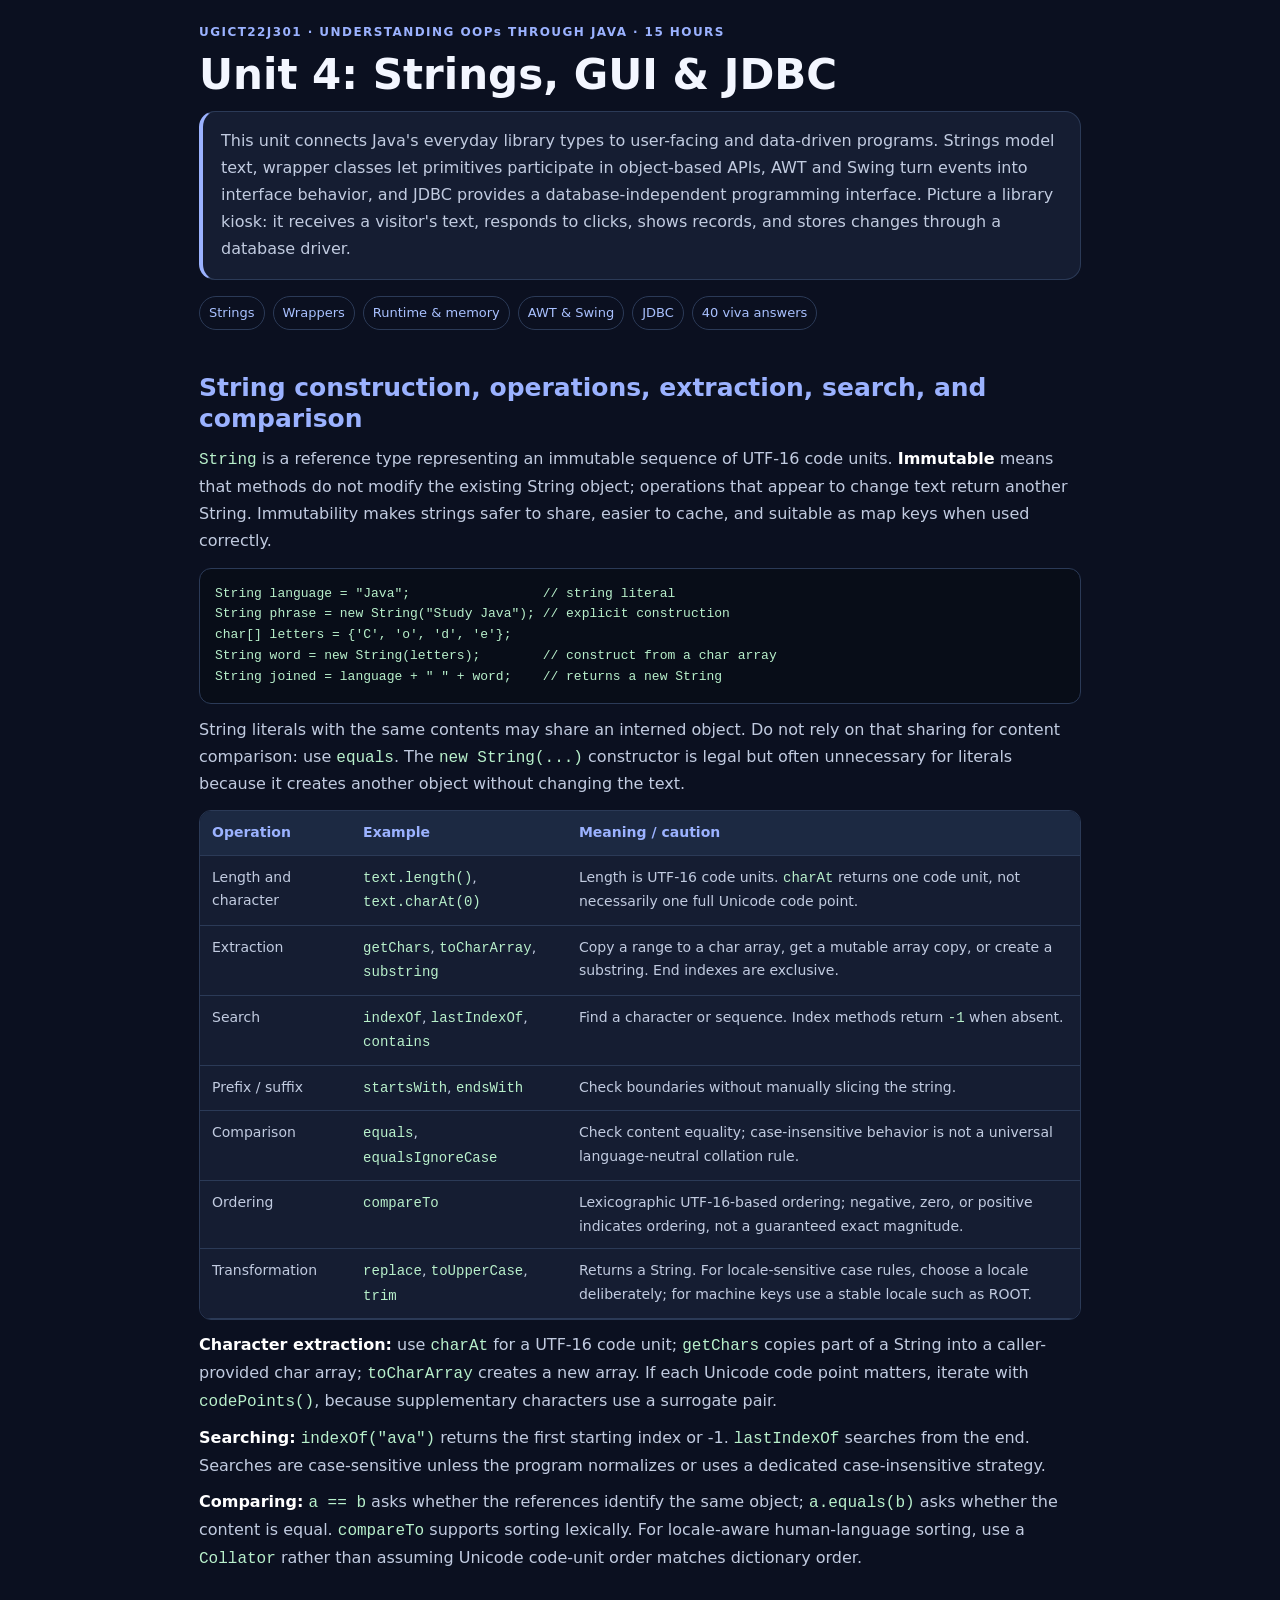
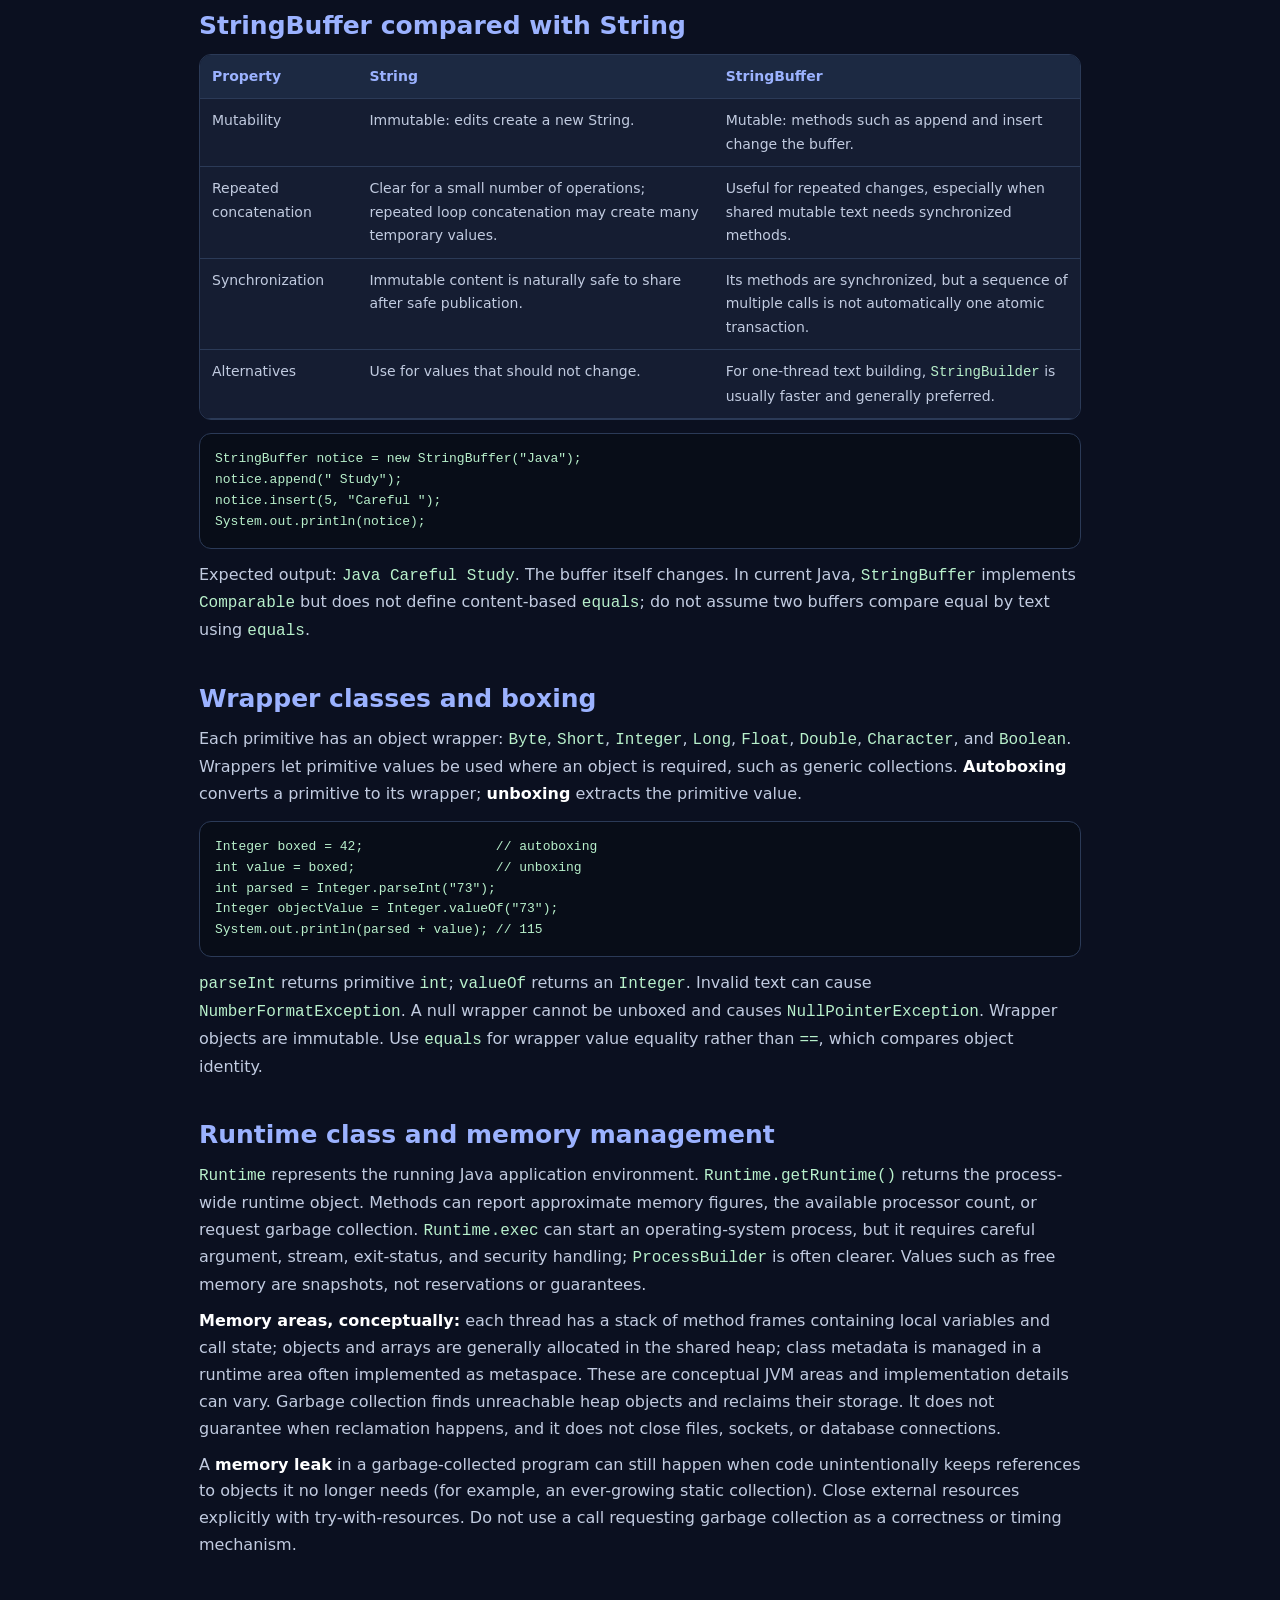
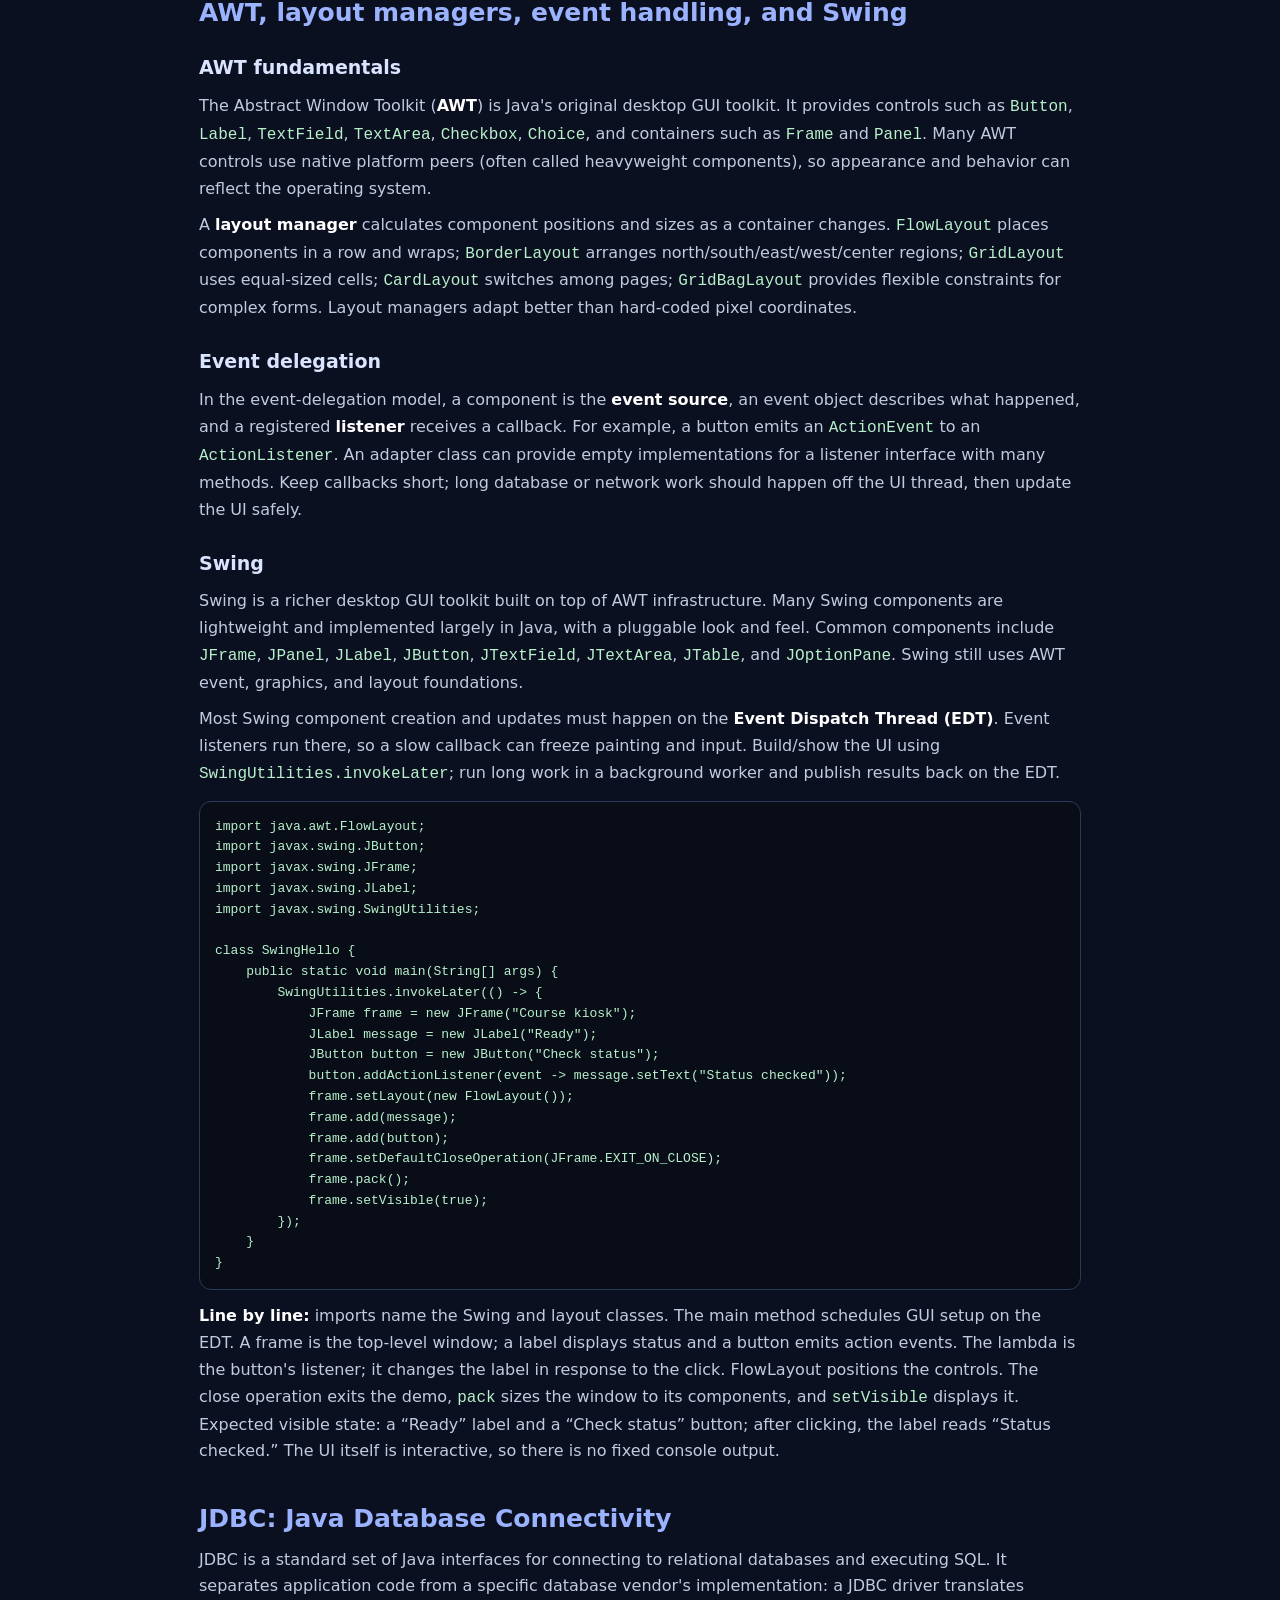
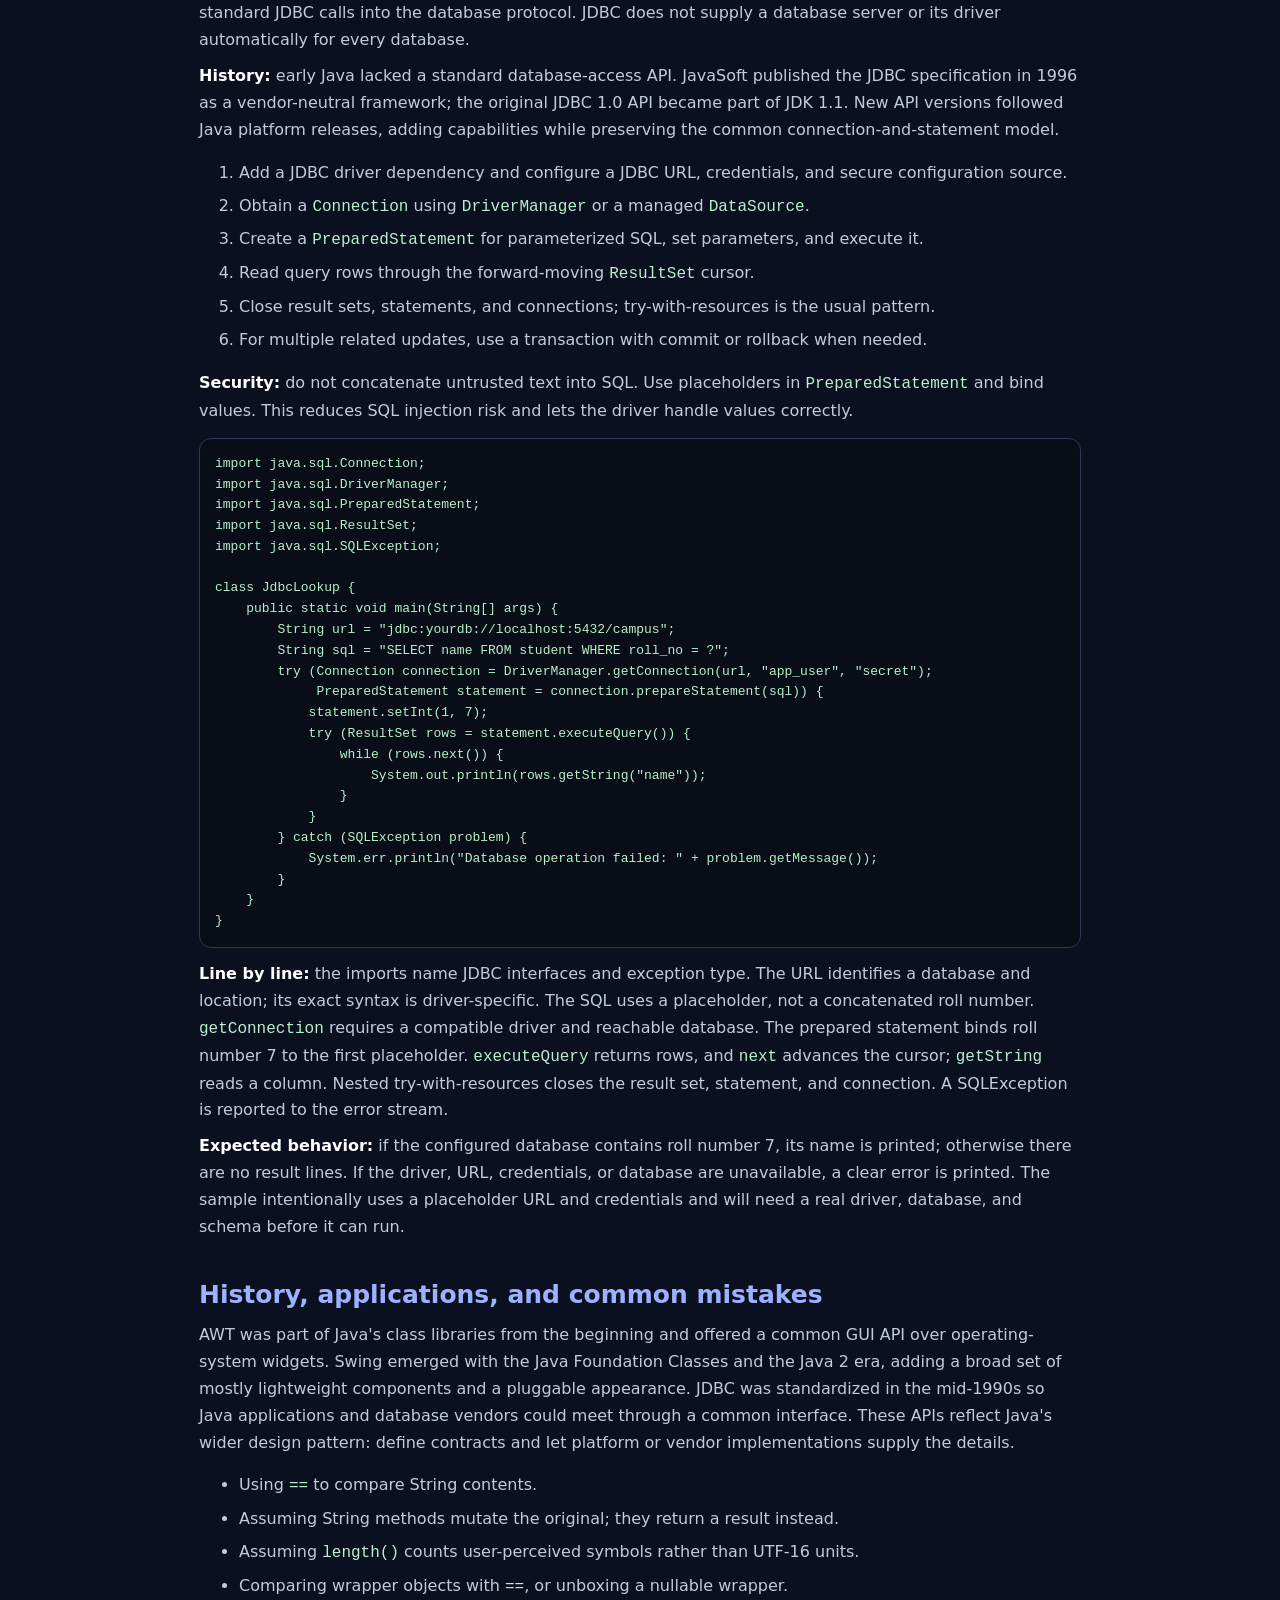
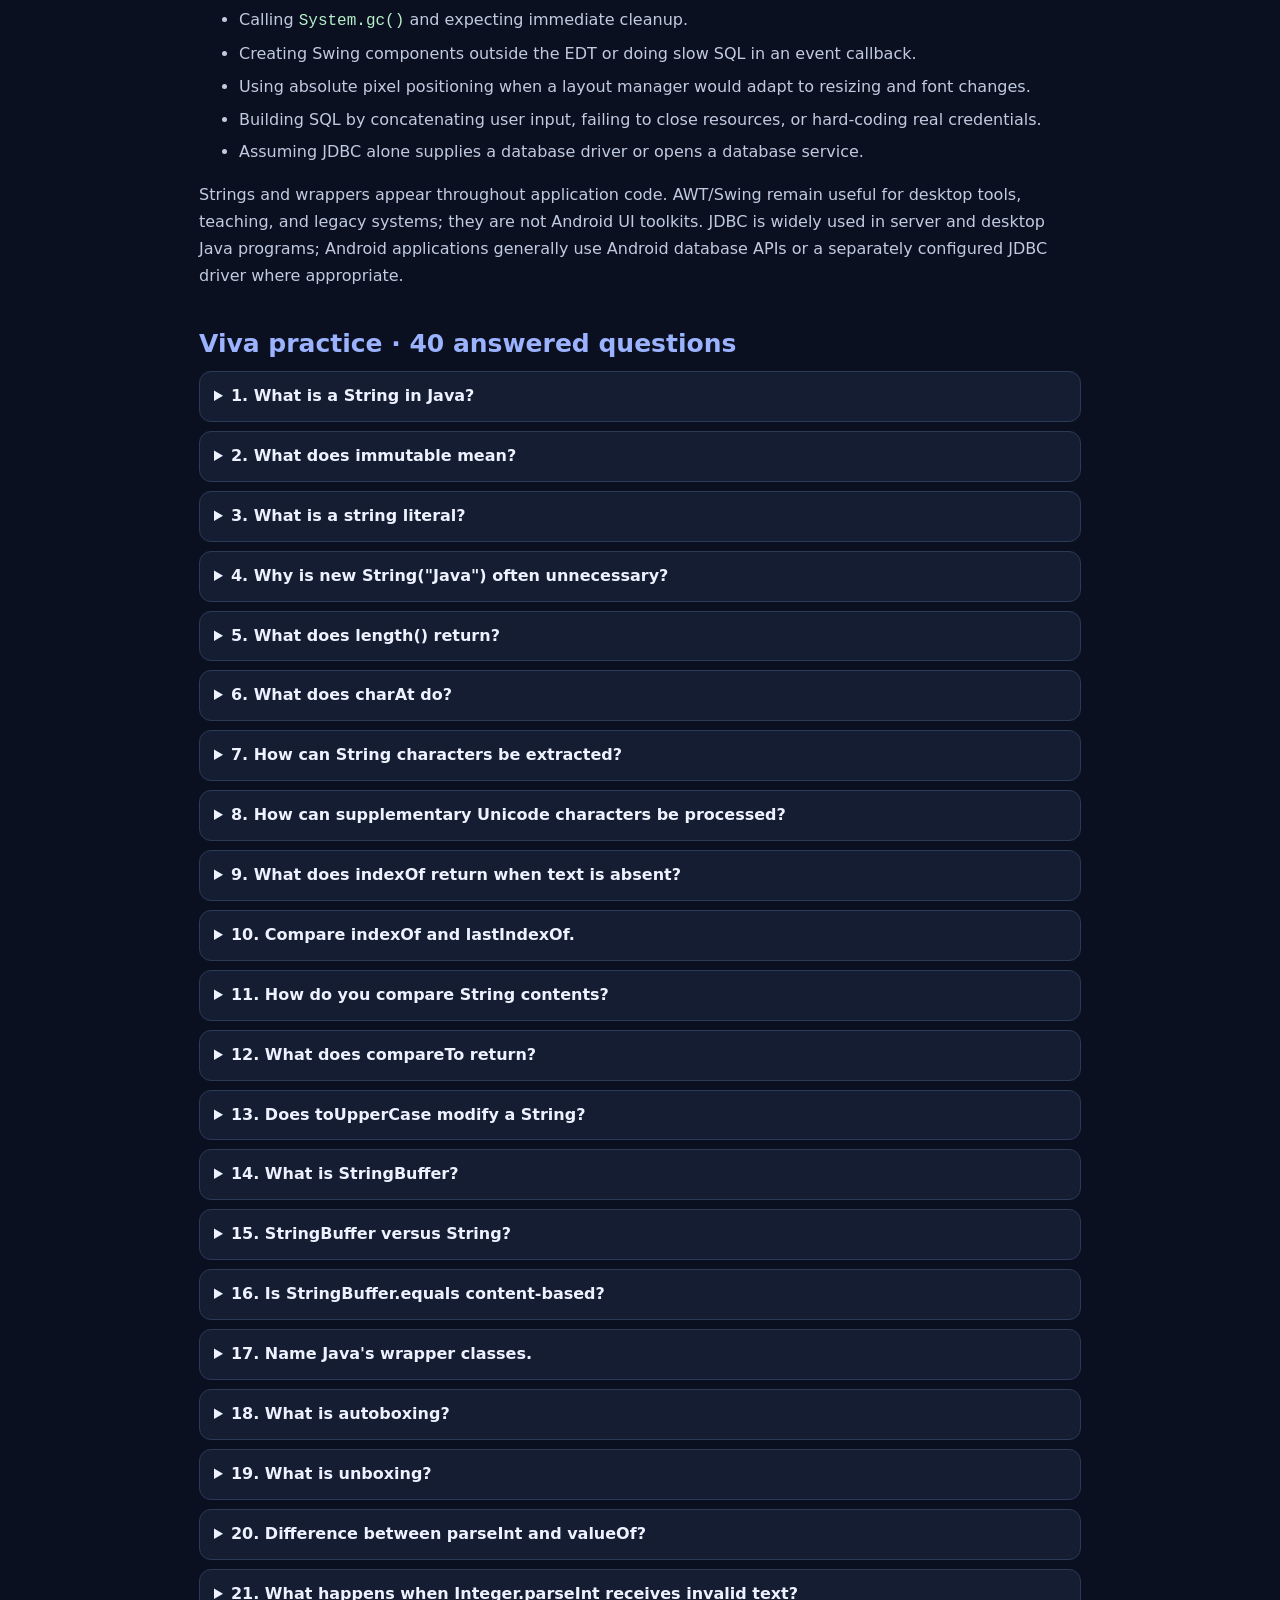
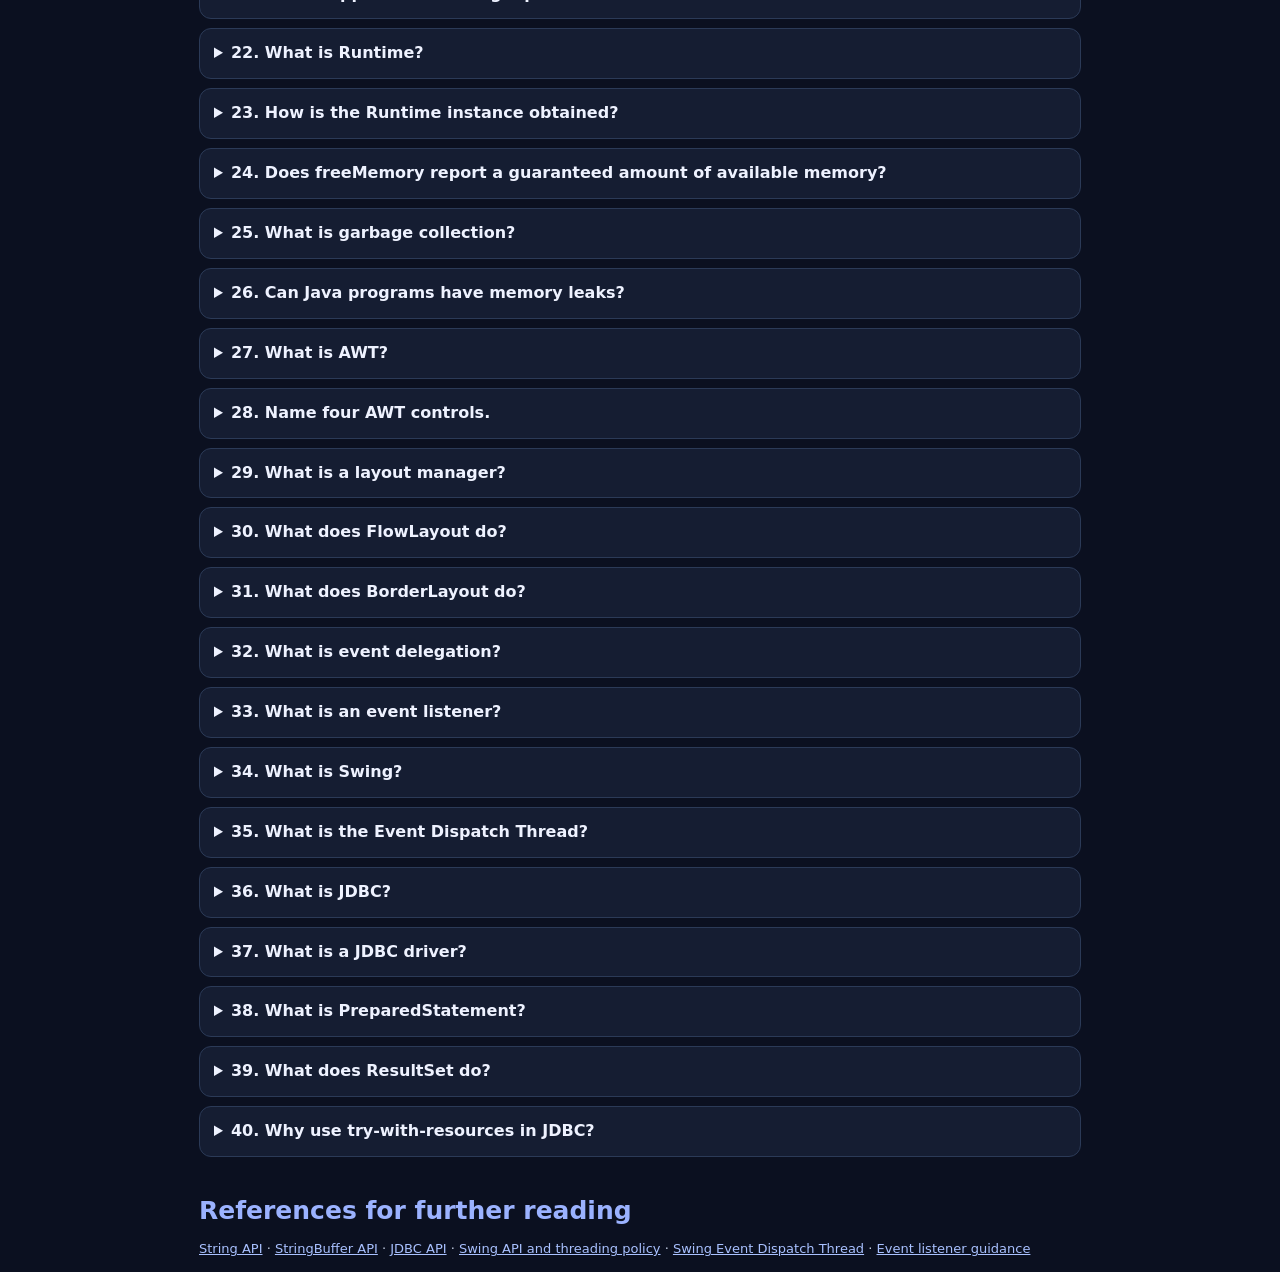
<file: JavaStudyCompanion-iPhone-Safari-PWA/assets/theory/unit4.html>
<!doctype html>
<html lang="en"><head><meta charset="utf-8"><meta name="viewport" content="width=device-width, initial-scale=1"><title>Unit 4 · Strings, GUI & JDBC</title>
<style>:root{color-scheme:dark;--bg:#0b1020;--panel:#151d32;--panel2:#1c2942;--line:#2b3a57;--text:#f3f6ff;--muted:#c1cbe0;--accent:#9bb2ff;--green:#8be0b0;--gold:#ffd18b}*{box-sizing:border-box}body{margin:0;background:var(--bg);color:var(--text);font:16px/1.68 system-ui,-apple-system,"Segoe UI",sans-serif}main{max-width:920px;margin:auto;padding:22px 19px 54px}h1{font-size:clamp(29px,7vw,42px);line-height:1.15;margin:9px 0 12px}h2{font-size:25px;line-height:1.25;margin:38px 0 12px;color:var(--accent)}h3{font-size:19px;margin:24px 0 7px;color:#dbe4ff}p{margin:9px 0;color:var(--muted)}li{margin:6px 0;color:var(--muted)}strong{color:#fff}a{color:#a9c1ff}.tag{color:var(--accent);font-size:12px;font-weight:800;letter-spacing:.12em}.lead,.card{background:var(--panel);border:1px solid var(--line);border-radius:16px;padding:16px 18px;margin:12px 0}.lead{border-left:4px solid var(--accent)}.callout{border-left:4px solid var(--gold);background:#251f1a;padding:12px 15px;border-radius:9px;margin:14px 0;color:#f0dfc4}.grid{display:grid;grid-template-columns:repeat(auto-fit,minmax(230px,1fr));gap:10px}.grid .card{margin:0}.tablewrap{overflow-x:auto;border:1px solid var(--line);border-radius:12px;margin:12px 0}table{border-collapse:collapse;width:100%;min-width:570px;background:var(--panel);font-size:14px}th,td{text-align:left;vertical-align:top;padding:10px 12px;border-bottom:1px solid var(--line)}th{color:var(--accent);background:var(--panel2)}td{color:var(--muted)}code{color:#b8f0cb;font-family:ui-monospace,SFMono-Regular,Consolas,monospace}pre{overflow-x:auto;background:#080d18;border:1px solid var(--line);border-radius:12px;padding:15px;color:#e4ecff;font:13px/1.6 ui-monospace,SFMono-Regular,Consolas,monospace;white-space:pre}.toc a{display:inline-block;margin:4px 8px 4px 0;padding:5px 9px;border:1px solid var(--line);border-radius:20px;text-decoration:none;font-size:13px}details{background:var(--panel);border:1px solid var(--line);border-radius:12px;margin:9px 0;padding:11px 14px}summary{cursor:pointer;color:#eef2ff;font-weight:700}details p{margin:8px 2px 1px}.small{font-size:13px}@media(max-width:520px){main{padding:17px 14px 42px}body{font-size:15px}pre{font-size:12px;padding:12px}}</style></head><body><main>
<div class="tag">UGICT22J301 · UNDERSTANDING OOPs THROUGH JAVA · 15 HOURS</div><h1>Unit 4: Strings, GUI &amp; JDBC</h1>
<p class="lead">This unit connects Java's everyday library types to user-facing and data-driven programs. Strings model text, wrapper classes let primitives participate in object-based APIs, AWT and Swing turn events into interface behavior, and JDBC provides a database-independent programming interface. Picture a library kiosk: it receives a visitor's text, responds to clicks, shows records, and stores changes through a database driver.</p>
<nav class="toc"><a href="#strings">Strings</a><a href="#wrappers">Wrappers</a><a href="#runtime">Runtime &amp; memory</a><a href="#gui">AWT &amp; Swing</a><a href="#jdbc">JDBC</a><a href="#viva">40 viva answers</a></nav>

<h2 id="strings">String construction, operations, extraction, search, and comparison</h2>
<p><code>String</code> is a reference type representing an immutable sequence of UTF-16 code units. <strong>Immutable</strong> means that methods do not modify the existing String object; operations that appear to change text return another String. Immutability makes strings safer to share, easier to cache, and suitable as map keys when used correctly.</p>
<pre><code>String language = "Java";                 // string literal
String phrase = new String("Study Java"); // explicit construction
char[] letters = {'C', 'o', 'd', 'e'};
String word = new String(letters);        // construct from a char array
String joined = language + " " + word;    // returns a new String</code></pre>
<p>String literals with the same contents may share an interned object. Do not rely on that sharing for content comparison: use <code>equals</code>. The <code>new String(...)</code> constructor is legal but often unnecessary for literals because it creates another object without changing the text.</p>
<div class="tablewrap"><table><thead><tr><th>Operation</th><th>Example</th><th>Meaning / caution</th></tr></thead><tbody>
<tr><td>Length and character</td><td><code>text.length()</code>, <code>text.charAt(0)</code></td><td>Length is UTF-16 code units. <code>charAt</code> returns one code unit, not necessarily one full Unicode code point.</td></tr>
<tr><td>Extraction</td><td><code>getChars</code>, <code>toCharArray</code>, <code>substring</code></td><td>Copy a range to a char array, get a mutable array copy, or create a substring. End indexes are exclusive.</td></tr>
<tr><td>Search</td><td><code>indexOf</code>, <code>lastIndexOf</code>, <code>contains</code></td><td>Find a character or sequence. Index methods return <code>-1</code> when absent.</td></tr>
<tr><td>Prefix / suffix</td><td><code>startsWith</code>, <code>endsWith</code></td><td>Check boundaries without manually slicing the string.</td></tr>
<tr><td>Comparison</td><td><code>equals</code>, <code>equalsIgnoreCase</code></td><td>Check content equality; case-insensitive behavior is not a universal language-neutral collation rule.</td></tr>
<tr><td>Ordering</td><td><code>compareTo</code></td><td>Lexicographic UTF-16-based ordering; negative, zero, or positive indicates ordering, not a guaranteed exact magnitude.</td></tr>
<tr><td>Transformation</td><td><code>replace</code>, <code>toUpperCase</code>, <code>trim</code></td><td>Returns a String. For locale-sensitive case rules, choose a locale deliberately; for machine keys use a stable locale such as ROOT.</td></tr>
</tbody></table></div>
<p><strong>Character extraction:</strong> use <code>charAt</code> for a UTF-16 code unit; <code>getChars</code> copies part of a String into a caller-provided char array; <code>toCharArray</code> creates a new array. If each Unicode code point matters, iterate with <code>codePoints()</code>, because supplementary characters use a surrogate pair.</p>
<p><strong>Searching:</strong> <code>indexOf("ava")</code> returns the first starting index or -1. <code>lastIndexOf</code> searches from the end. Searches are case-sensitive unless the program normalizes or uses a dedicated case-insensitive strategy.</p>
<p><strong>Comparing:</strong> <code>a == b</code> asks whether the references identify the same object; <code>a.equals(b)</code> asks whether the content is equal. <code>compareTo</code> supports sorting lexically. For locale-aware human-language sorting, use a <code>Collator</code> rather than assuming Unicode code-unit order matches dictionary order.</p>

<h2>StringBuffer compared with String</h2>
<div class="tablewrap"><table><thead><tr><th>Property</th><th>String</th><th>StringBuffer</th></tr></thead><tbody><tr><td>Mutability</td><td>Immutable: edits create a new String.</td><td>Mutable: methods such as append and insert change the buffer.</td></tr><tr><td>Repeated concatenation</td><td>Clear for a small number of operations; repeated loop concatenation may create many temporary values.</td><td>Useful for repeated changes, especially when shared mutable text needs synchronized methods.</td></tr><tr><td>Synchronization</td><td>Immutable content is naturally safe to share after safe publication.</td><td>Its methods are synchronized, but a sequence of multiple calls is not automatically one atomic transaction.</td></tr><tr><td>Alternatives</td><td>Use for values that should not change.</td><td>For one-thread text building, <code>StringBuilder</code> is usually faster and generally preferred.</td></tr></tbody></table></div>
<pre><code>StringBuffer notice = new StringBuffer("Java");
notice.append(" Study");
notice.insert(5, "Careful ");
System.out.println(notice);</code></pre>
<p>Expected output: <code>Java Careful Study</code>. The buffer itself changes. In current Java, <code>StringBuffer</code> implements <code>Comparable</code> but does not define content-based <code>equals</code>; do not assume two buffers compare equal by text using <code>equals</code>.</p>

<h2 id="wrappers">Wrapper classes and boxing</h2>
<p>Each primitive has an object wrapper: <code>Byte</code>, <code>Short</code>, <code>Integer</code>, <code>Long</code>, <code>Float</code>, <code>Double</code>, <code>Character</code>, and <code>Boolean</code>. Wrappers let primitive values be used where an object is required, such as generic collections. <strong>Autoboxing</strong> converts a primitive to its wrapper; <strong>unboxing</strong> extracts the primitive value.</p>
<pre><code>Integer boxed = 42;                 // autoboxing
int value = boxed;                  // unboxing
int parsed = Integer.parseInt("73");
Integer objectValue = Integer.valueOf("73");
System.out.println(parsed + value); // 115</code></pre>
<p><code>parseInt</code> returns primitive <code>int</code>; <code>valueOf</code> returns an <code>Integer</code>. Invalid text can cause <code>NumberFormatException</code>. A null wrapper cannot be unboxed and causes <code>NullPointerException</code>. Wrapper objects are immutable. Use <code>equals</code> for wrapper value equality rather than <code>==</code>, which compares object identity.</p>

<h2 id="runtime">Runtime class and memory management</h2>
<p><code>Runtime</code> represents the running Java application environment. <code>Runtime.getRuntime()</code> returns the process-wide runtime object. Methods can report approximate memory figures, the available processor count, or request garbage collection. <code>Runtime.exec</code> can start an operating-system process, but it requires careful argument, stream, exit-status, and security handling; <code>ProcessBuilder</code> is often clearer. Values such as free memory are snapshots, not reservations or guarantees.</p>
<p><strong>Memory areas, conceptually:</strong> each thread has a stack of method frames containing local variables and call state; objects and arrays are generally allocated in the shared heap; class metadata is managed in a runtime area often implemented as metaspace. These are conceptual JVM areas and implementation details can vary. Garbage collection finds unreachable heap objects and reclaims their storage. It does not guarantee when reclamation happens, and it does not close files, sockets, or database connections.</p>
<p>A <strong>memory leak</strong> in a garbage-collected program can still happen when code unintentionally keeps references to objects it no longer needs (for example, an ever-growing static collection). Close external resources explicitly with try-with-resources. Do not use a call requesting garbage collection as a correctness or timing mechanism.</p>

<h2 id="gui">AWT, layout managers, event handling, and Swing</h2>
<h3>AWT fundamentals</h3>
<p>The Abstract Window Toolkit (<strong>AWT</strong>) is Java's original desktop GUI toolkit. It provides controls such as <code>Button</code>, <code>Label</code>, <code>TextField</code>, <code>TextArea</code>, <code>Checkbox</code>, <code>Choice</code>, and containers such as <code>Frame</code> and <code>Panel</code>. Many AWT controls use native platform peers (often called heavyweight components), so appearance and behavior can reflect the operating system.</p>
<p>A <strong>layout manager</strong> calculates component positions and sizes as a container changes. <code>FlowLayout</code> places components in a row and wraps; <code>BorderLayout</code> arranges north/south/east/west/center regions; <code>GridLayout</code> uses equal-sized cells; <code>CardLayout</code> switches among pages; <code>GridBagLayout</code> provides flexible constraints for complex forms. Layout managers adapt better than hard-coded pixel coordinates.</p>
<h3>Event delegation</h3>
<p>In the event-delegation model, a component is the <strong>event source</strong>, an event object describes what happened, and a registered <strong>listener</strong> receives a callback. For example, a button emits an <code>ActionEvent</code> to an <code>ActionListener</code>. An adapter class can provide empty implementations for a listener interface with many methods. Keep callbacks short; long database or network work should happen off the UI thread, then update the UI safely.</p>
<h3>Swing</h3>
<p>Swing is a richer desktop GUI toolkit built on top of AWT infrastructure. Many Swing components are lightweight and implemented largely in Java, with a pluggable look and feel. Common components include <code>JFrame</code>, <code>JPanel</code>, <code>JLabel</code>, <code>JButton</code>, <code>JTextField</code>, <code>JTextArea</code>, <code>JTable</code>, and <code>JOptionPane</code>. Swing still uses AWT event, graphics, and layout foundations.</p>
<p>Most Swing component creation and updates must happen on the <strong>Event Dispatch Thread (EDT)</strong>. Event listeners run there, so a slow callback can freeze painting and input. Build/show the UI using <code>SwingUtilities.invokeLater</code>; run long work in a background worker and publish results back on the EDT.</p>
<pre><code>import java.awt.FlowLayout;
import javax.swing.JButton;
import javax.swing.JFrame;
import javax.swing.JLabel;
import javax.swing.SwingUtilities;

class SwingHello {
    public static void main(String[] args) {
        SwingUtilities.invokeLater(() -&gt; {
            JFrame frame = new JFrame("Course kiosk");
            JLabel message = new JLabel("Ready");
            JButton button = new JButton("Check status");
            button.addActionListener(event -&gt; message.setText("Status checked"));
            frame.setLayout(new FlowLayout());
            frame.add(message);
            frame.add(button);
            frame.setDefaultCloseOperation(JFrame.EXIT_ON_CLOSE);
            frame.pack();
            frame.setVisible(true);
        });
    }
}</code></pre>
<p><strong>Line by line:</strong> imports name the Swing and layout classes. The main method schedules GUI setup on the EDT. A frame is the top-level window; a label displays status and a button emits action events. The lambda is the button's listener; it changes the label in response to the click. FlowLayout positions the controls. The close operation exits the demo, <code>pack</code> sizes the window to its components, and <code>setVisible</code> displays it. Expected visible state: a “Ready” label and a “Check status” button; after clicking, the label reads “Status checked.” The UI itself is interactive, so there is no fixed console output.</p>

<h2 id="jdbc">JDBC: Java Database Connectivity</h2>
<p>JDBC is a standard set of Java interfaces for connecting to relational databases and executing SQL. It separates application code from a specific database vendor's implementation: a JDBC driver translates standard JDBC calls into the database protocol. JDBC does not supply a database server or its driver automatically for every database.</p>
<p><strong>History:</strong> early Java lacked a standard database-access API. JavaSoft published the JDBC specification in 1996 as a vendor-neutral framework; the original JDBC 1.0 API became part of JDK 1.1. New API versions followed Java platform releases, adding capabilities while preserving the common connection-and-statement model.</p>
<ol><li>Add a JDBC driver dependency and configure a JDBC URL, credentials, and secure configuration source.</li><li>Obtain a <code>Connection</code> using <code>DriverManager</code> or a managed <code>DataSource</code>.</li><li>Create a <code>PreparedStatement</code> for parameterized SQL, set parameters, and execute it.</li><li>Read query rows through the forward-moving <code>ResultSet</code> cursor.</li><li>Close result sets, statements, and connections; try-with-resources is the usual pattern.</li><li>For multiple related updates, use a transaction with commit or rollback when needed.</li></ol>
<p><strong>Security:</strong> do not concatenate untrusted text into SQL. Use placeholders in <code>PreparedStatement</code> and bind values. This reduces SQL injection risk and lets the driver handle values correctly.</p>
<pre><code>import java.sql.Connection;
import java.sql.DriverManager;
import java.sql.PreparedStatement;
import java.sql.ResultSet;
import java.sql.SQLException;

class JdbcLookup {
    public static void main(String[] args) {
        String url = "jdbc:yourdb://localhost:5432/campus";
        String sql = "SELECT name FROM student WHERE roll_no = ?";
        try (Connection connection = DriverManager.getConnection(url, "app_user", "secret");
             PreparedStatement statement = connection.prepareStatement(sql)) {
            statement.setInt(1, 7);
            try (ResultSet rows = statement.executeQuery()) {
                while (rows.next()) {
                    System.out.println(rows.getString("name"));
                }
            }
        } catch (SQLException problem) {
            System.err.println("Database operation failed: " + problem.getMessage());
        }
    }
}</code></pre>
<p><strong>Line by line:</strong> the imports name JDBC interfaces and exception type. The URL identifies a database and location; its exact syntax is driver-specific. The SQL uses a placeholder, not a concatenated roll number. <code>getConnection</code> requires a compatible driver and reachable database. The prepared statement binds roll number 7 to the first placeholder. <code>executeQuery</code> returns rows, and <code>next</code> advances the cursor; <code>getString</code> reads a column. Nested try-with-resources closes the result set, statement, and connection. A SQLException is reported to the error stream.</p>
<p><strong>Expected behavior:</strong> if the configured database contains roll number 7, its name is printed; otherwise there are no result lines. If the driver, URL, credentials, or database are unavailable, a clear error is printed. The sample intentionally uses a placeholder URL and credentials and will need a real driver, database, and schema before it can run.</p>

<h2>History, applications, and common mistakes</h2>
<p>AWT was part of Java's class libraries from the beginning and offered a common GUI API over operating-system widgets. Swing emerged with the Java Foundation Classes and the Java 2 era, adding a broad set of mostly lightweight components and a pluggable appearance. JDBC was standardized in the mid-1990s so Java applications and database vendors could meet through a common interface. These APIs reflect Java's wider design pattern: define contracts and let platform or vendor implementations supply the details.</p>
<ul><li>Using <code>==</code> to compare String contents.</li><li>Assuming String methods mutate the original; they return a result instead.</li><li>Assuming <code>length()</code> counts user-perceived symbols rather than UTF-16 units.</li><li>Comparing wrapper objects with <code>==</code>, or unboxing a nullable wrapper.</li><li>Calling <code>System.gc()</code> and expecting immediate cleanup.</li><li>Creating Swing components outside the EDT or doing slow SQL in an event callback.</li><li>Using absolute pixel positioning when a layout manager would adapt to resizing and font changes.</li><li>Building SQL by concatenating user input, failing to close resources, or hard-coding real credentials.</li><li>Assuming JDBC alone supplies a database driver or opens a database service.</li></ul>
<p>Strings and wrappers appear throughout application code. AWT/Swing remain useful for desktop tools, teaching, and legacy systems; they are not Android UI toolkits. JDBC is widely used in server and desktop Java programs; Android applications generally use Android database APIs or a separately configured JDBC driver where appropriate.</p>

<h2 id="viva">Viva practice · 40 answered questions</h2>
<details><summary>1. What is a String in Java?</summary><p><code>String</code> is a reference type representing an immutable sequence of UTF-16 code units.</p></details>
<details><summary>2. What does immutable mean?</summary><p>Once created, the object's character sequence cannot be changed. Operations such as concatenation return a new String value.</p></details>
<details><summary>3. What is a string literal?</summary><p>A quoted text value written directly in source code, such as <code>"Java"</code>. Literal strings can be interned by the runtime.</p></details>
<details><summary>4. Why is new String("Java") often unnecessary?</summary><p>The literal already provides the needed immutable value. The constructor generally creates another String object without changing its contents.</p></details>
<details><summary>5. What does length() return?</summary><p>It returns the number of UTF-16 code units in the string, which can differ from the number of Unicode code points or visible symbols.</p></details>
<details><summary>6. What does charAt do?</summary><p>It returns the UTF-16 code unit at a zero-based index. The index must be within the String's length.</p></details>
<details><summary>7. How can String characters be extracted?</summary><p>Use <code>charAt</code> for one code unit, <code>getChars</code> to copy a range into an array, or <code>toCharArray</code> to make a new char array.</p></details>
<details><summary>8. How can supplementary Unicode characters be processed?</summary><p>Use code-point-aware operations such as <code>codePoints()</code> rather than assuming one char equals one character.</p></details>
<details><summary>9. What does indexOf return when text is absent?</summary><p>It returns -1. Otherwise it returns the first matching index.</p></details>
<details><summary>10. Compare indexOf and lastIndexOf.</summary><p><code>indexOf</code> searches for the first occurrence from the beginning; <code>lastIndexOf</code> finds the last occurrence.</p></details>
<details><summary>11. How do you compare String contents?</summary><p>Use <code>equals</code> for exact content comparison. <code>==</code> compares whether two references identify the same object.</p></details>
<details><summary>12. What does compareTo return?</summary><p>A negative, zero, or positive integer indicating lexicographic ordering. Code should test the sign, not depend on an exact nonzero value.</p></details>
<details><summary>13. Does toUpperCase modify a String?</summary><p>No. It returns a String with converted text; the original object remains unchanged. Locale can affect case conversion.</p></details>
<details><summary>14. What is StringBuffer?</summary><p>It is a mutable character sequence with synchronized methods. It supports edits such as append and insert without replacing the buffer reference.</p></details>
<details><summary>15. StringBuffer versus String?</summary><p>String is immutable; StringBuffer is mutable and synchronized. For repeated single-thread text building, StringBuilder is usually the preferred unsynchronized alternative.</p></details>
<details><summary>16. Is StringBuffer.equals content-based?</summary><p>No. StringBuffer implements Comparable but does not override equals for text equality. Convert to String or compare its content explicitly.</p></details>
<details><summary>17. Name Java's wrapper classes.</summary><p>Byte, Short, Integer, Long, Float, Double, Character, and Boolean are wrappers for the eight primitive types.</p></details>
<details><summary>18. What is autoboxing?</summary><p>It is the automatic conversion from a primitive value to its corresponding wrapper object, such as int to Integer.</p></details>
<details><summary>19. What is unboxing?</summary><p>It extracts a primitive value from its wrapper object. Unboxing a null reference throws NullPointerException.</p></details>
<details><summary>20. Difference between parseInt and valueOf?</summary><p><code>Integer.parseInt</code> returns an int primitive; <code>Integer.valueOf</code> returns an Integer wrapper.</p></details>
<details><summary>21. What happens when Integer.parseInt receives invalid text?</summary><p>It throws <code>NumberFormatException</code>. Validate input or catch that exception when input is untrusted.</p></details>
<details><summary>22. What is Runtime?</summary><p><code>Runtime</code> represents the running Java application environment and provides methods for querying or interacting with that environment.</p></details>
<details><summary>23. How is the Runtime instance obtained?</summary><p>Call <code>Runtime.getRuntime()</code>, which returns the runtime object associated with the current Java application.</p></details>
<details><summary>24. Does freeMemory report a guaranteed amount of available memory?</summary><p>No. It is an approximate snapshot of currently unused memory in the heap and can change as the runtime allocates or collects objects.</p></details>
<details><summary>25. What is garbage collection?</summary><p>It reclaims heap storage occupied by objects that are no longer reachable. It is not deterministic and does not close external resources.</p></details>
<details><summary>26. Can Java programs have memory leaks?</summary><p>Yes. Code can keep unnecessary references alive, preventing garbage collection even though the objects are no longer useful.</p></details>
<details><summary>27. What is AWT?</summary><p>The Abstract Window Toolkit is Java's original desktop GUI API, with controls, containers, graphics, events, and layout support.</p></details>
<details><summary>28. Name four AWT controls.</summary><p>Button, Label, TextField, and TextArea are examples. AWT also provides checkboxes, choices, lists, and other components.</p></details>
<details><summary>29. What is a layout manager?</summary><p>It positions and sizes components in a container, adapting to changes such as window resizing or font metrics.</p></details>
<details><summary>30. What does FlowLayout do?</summary><p>It arranges components in a row from left to right and wraps them into additional rows when space is limited.</p></details>
<details><summary>31. What does BorderLayout do?</summary><p>It divides a container into north, south, east, west, and center regions. The center region receives the remaining space.</p></details>
<details><summary>32. What is event delegation?</summary><p>A source component creates an event object and notifies registered listener objects that implement the appropriate callback interface.</p></details>
<details><summary>33. What is an event listener?</summary><p>It is an object registered with an event source to receive a callback when an event occurs, such as a button action.</p></details>
<details><summary>34. What is Swing?</summary><p>Swing is a richer Java desktop GUI toolkit with many mostly lightweight components and a pluggable look and feel. It builds on AWT infrastructure.</p></details>
<details><summary>35. What is the Event Dispatch Thread?</summary><p>The EDT is the thread that processes Swing events and most Swing UI updates. Keeping its tasks short helps the interface remain responsive.</p></details>
<details><summary>36. What is JDBC?</summary><p>Java Database Connectivity is a standard Java API of interfaces for connecting to databases and executing SQL through database-specific drivers.</p></details>
<details><summary>37. What is a JDBC driver?</summary><p>It implements JDBC interfaces and translates application calls into a specific database protocol. The application must include a compatible driver.</p></details>
<details><summary>38. What is PreparedStatement?</summary><p>It represents parameterized SQL with placeholders. Binding values avoids building SQL by concatenating untrusted input and reduces injection risks.</p></details>
<details><summary>39. What does ResultSet do?</summary><p>It represents rows returned by a query. Its cursor starts before the first row; call <code>next()</code> to advance and test whether a row exists.</p></details>
<details><summary>40. Why use try-with-resources in JDBC?</summary><p>It closes the ResultSet, statement, and connection reliably when the block ends, including when an SQL operation throws an exception.</p></details>

<h2>References for further reading</h2><p class="small"><a href="https://docs.oracle.com/en/java/javase/25/docs/api/java.base/java/lang/String.html">String API</a> · <a href="https://docs.oracle.com/en/java/javase/25/docs/api/java.base/java/lang/StringBuffer.html">StringBuffer API</a> · <a href="https://docs.oracle.com/en/java/javase/25/docs/api/java.sql/java/sql/package-summary.html">JDBC API</a> · <a href="https://docs.oracle.com/en/java/javase/25/docs/api/java.desktop/javax/swing/package-summary.html">Swing API and threading policy</a> · <a href="https://docs.oracle.com/javase/tutorial/uiswing/concurrency/dispatch.html">Swing Event Dispatch Thread</a> · <a href="https://docs.oracle.com/javase/tutorial/uiswing/events/generalrules.html">Event listener guidance</a></p>
</main></body></html>
</file>
